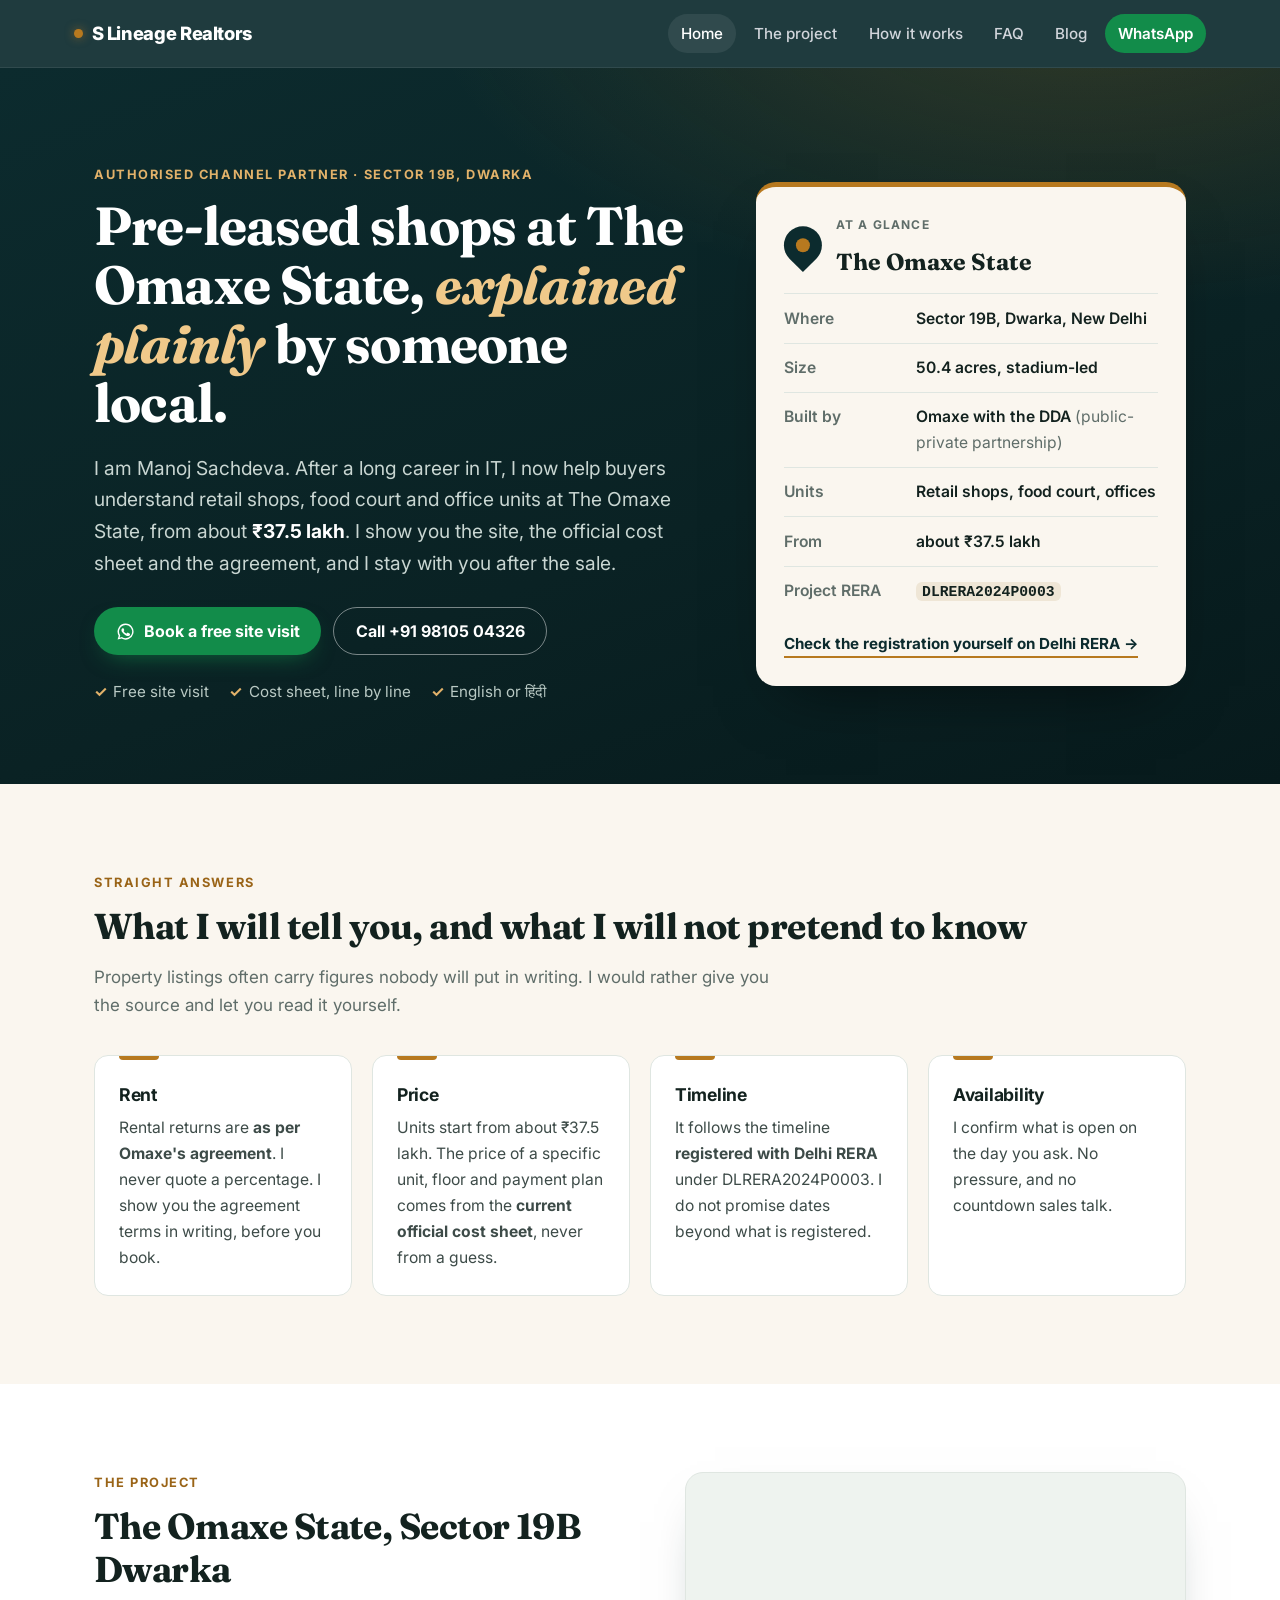
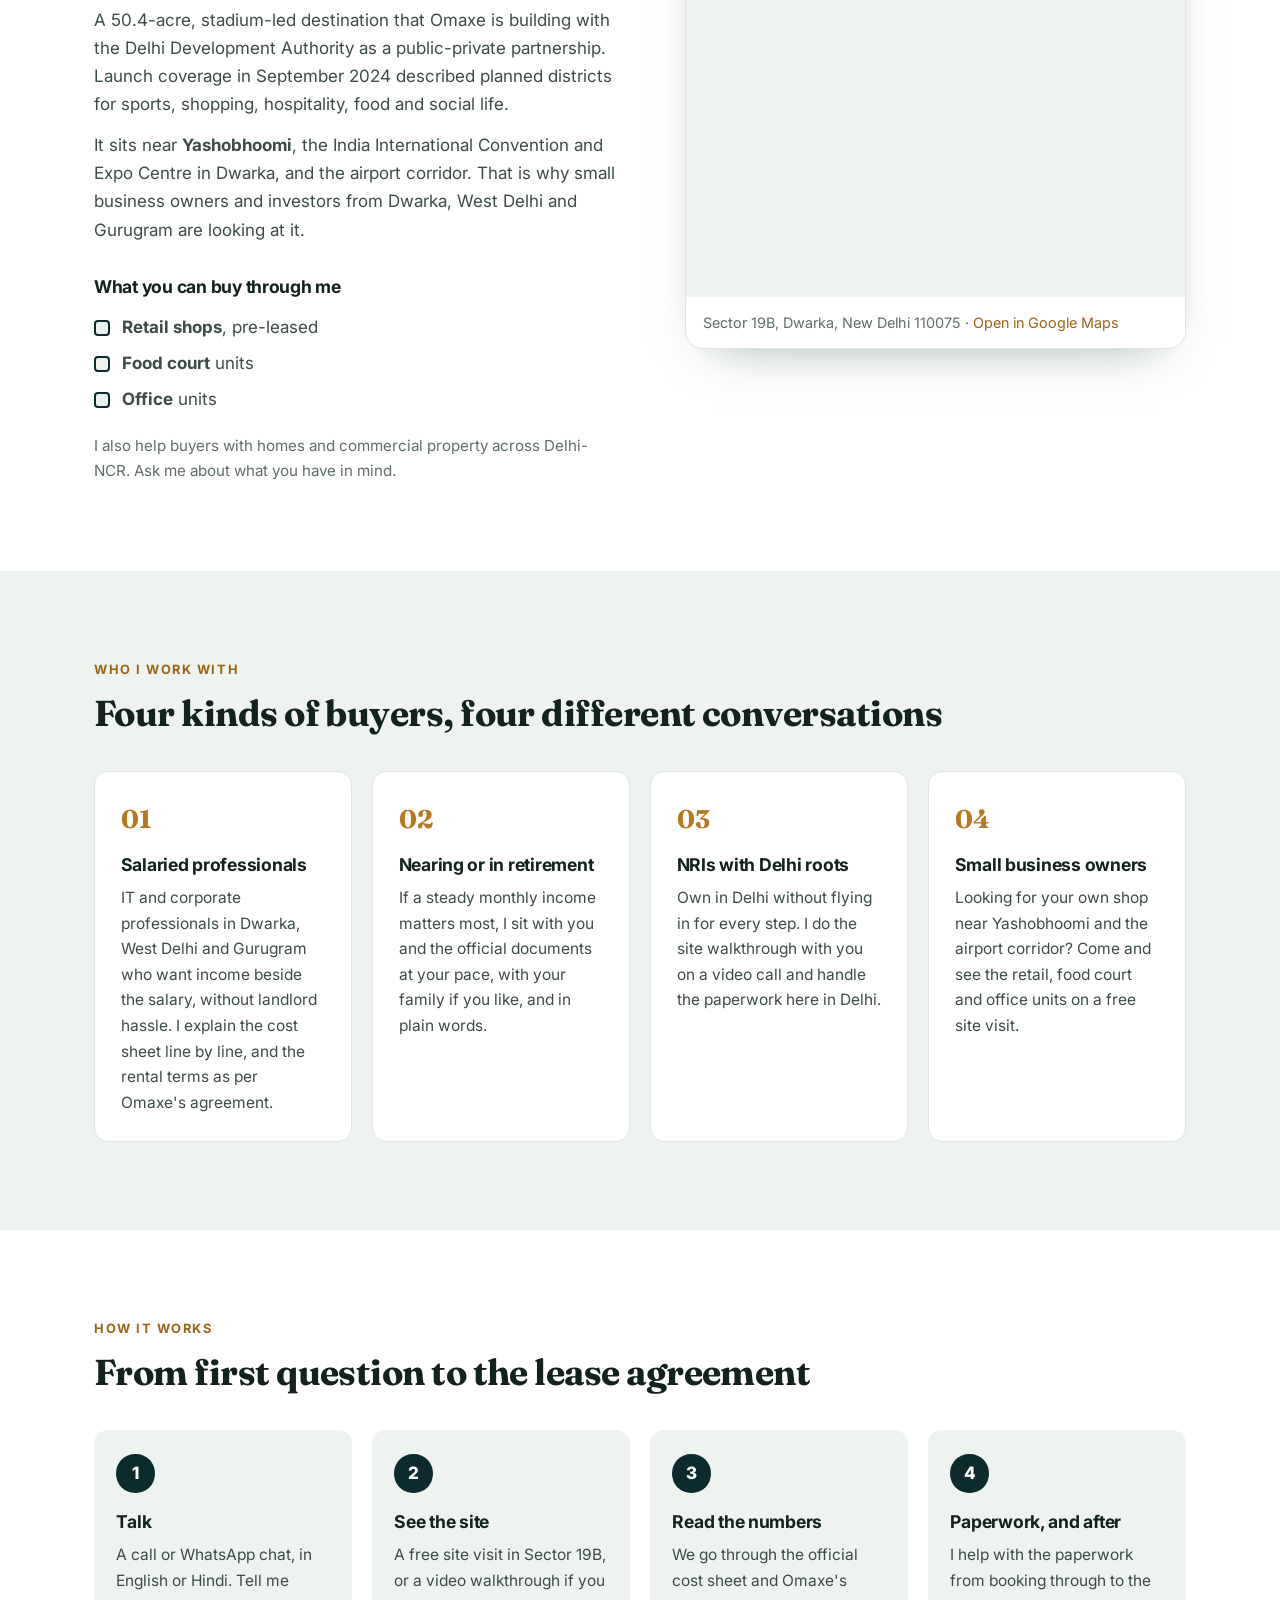
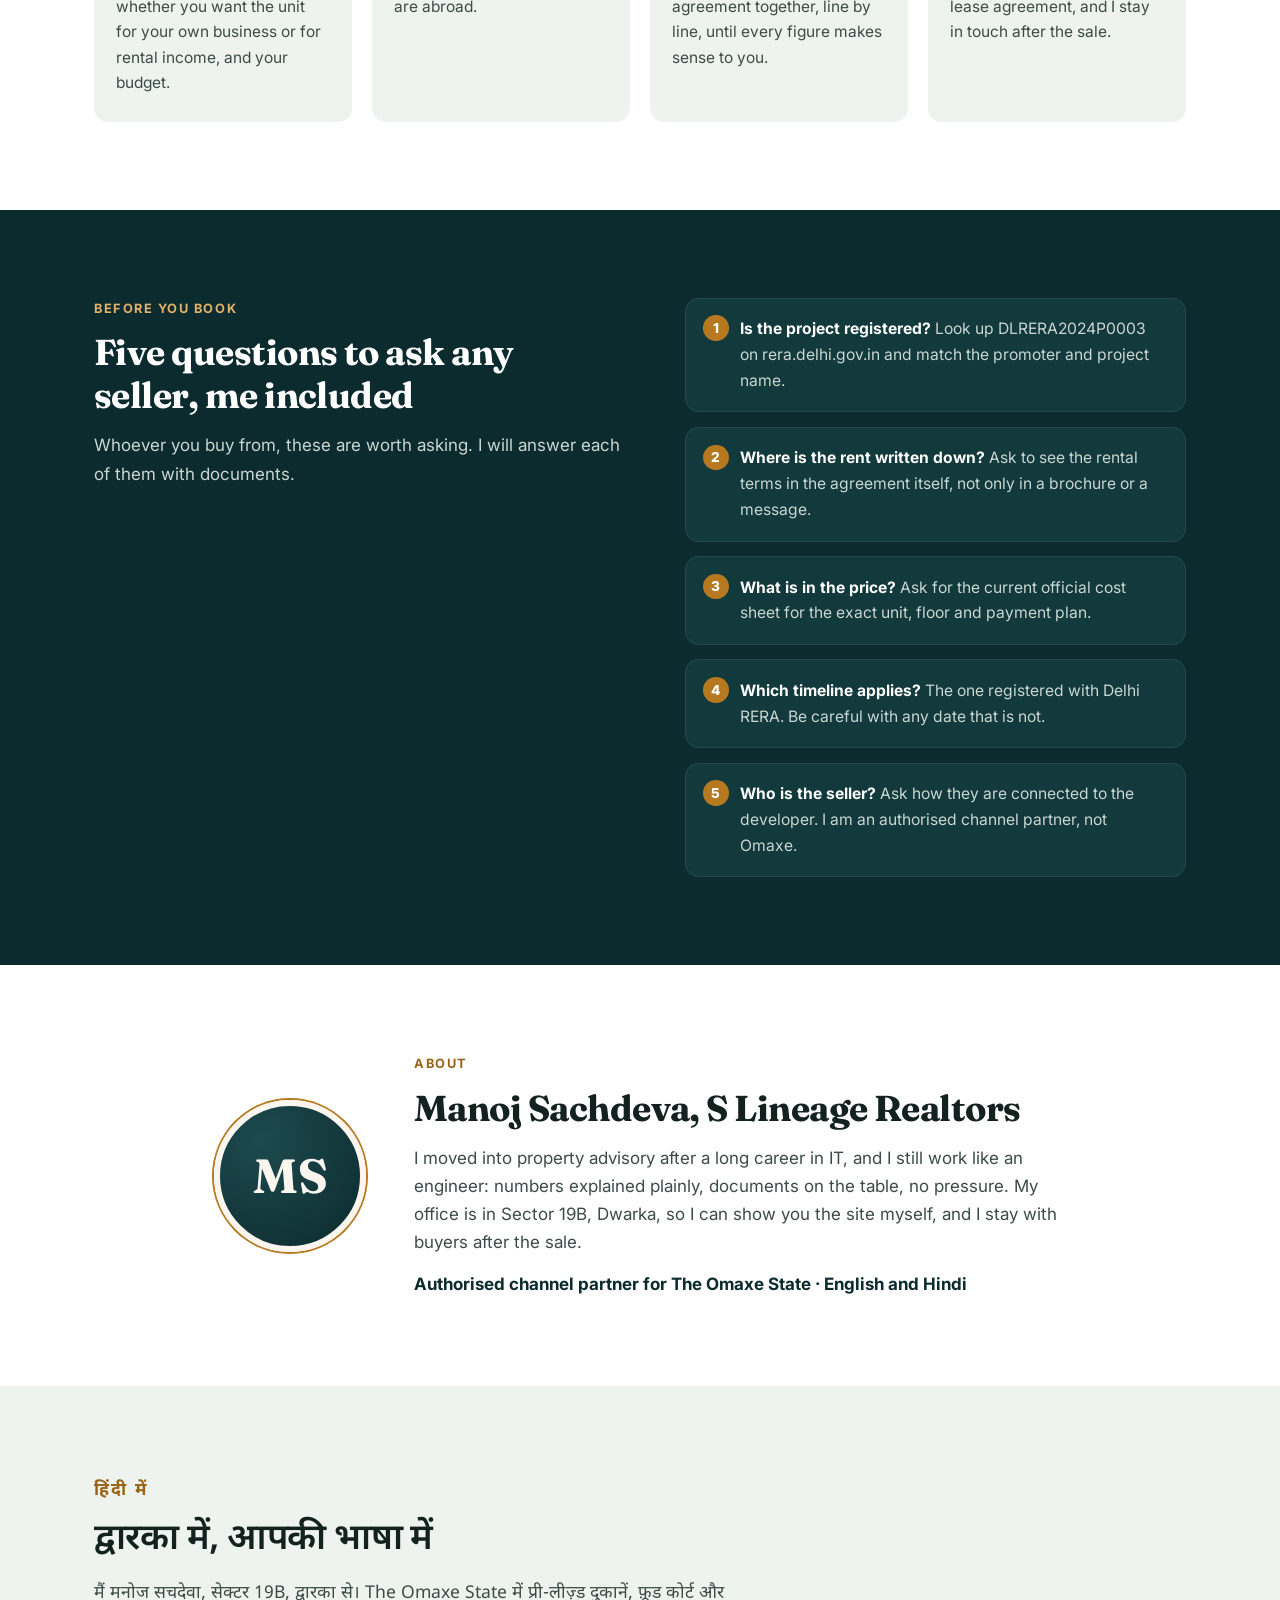
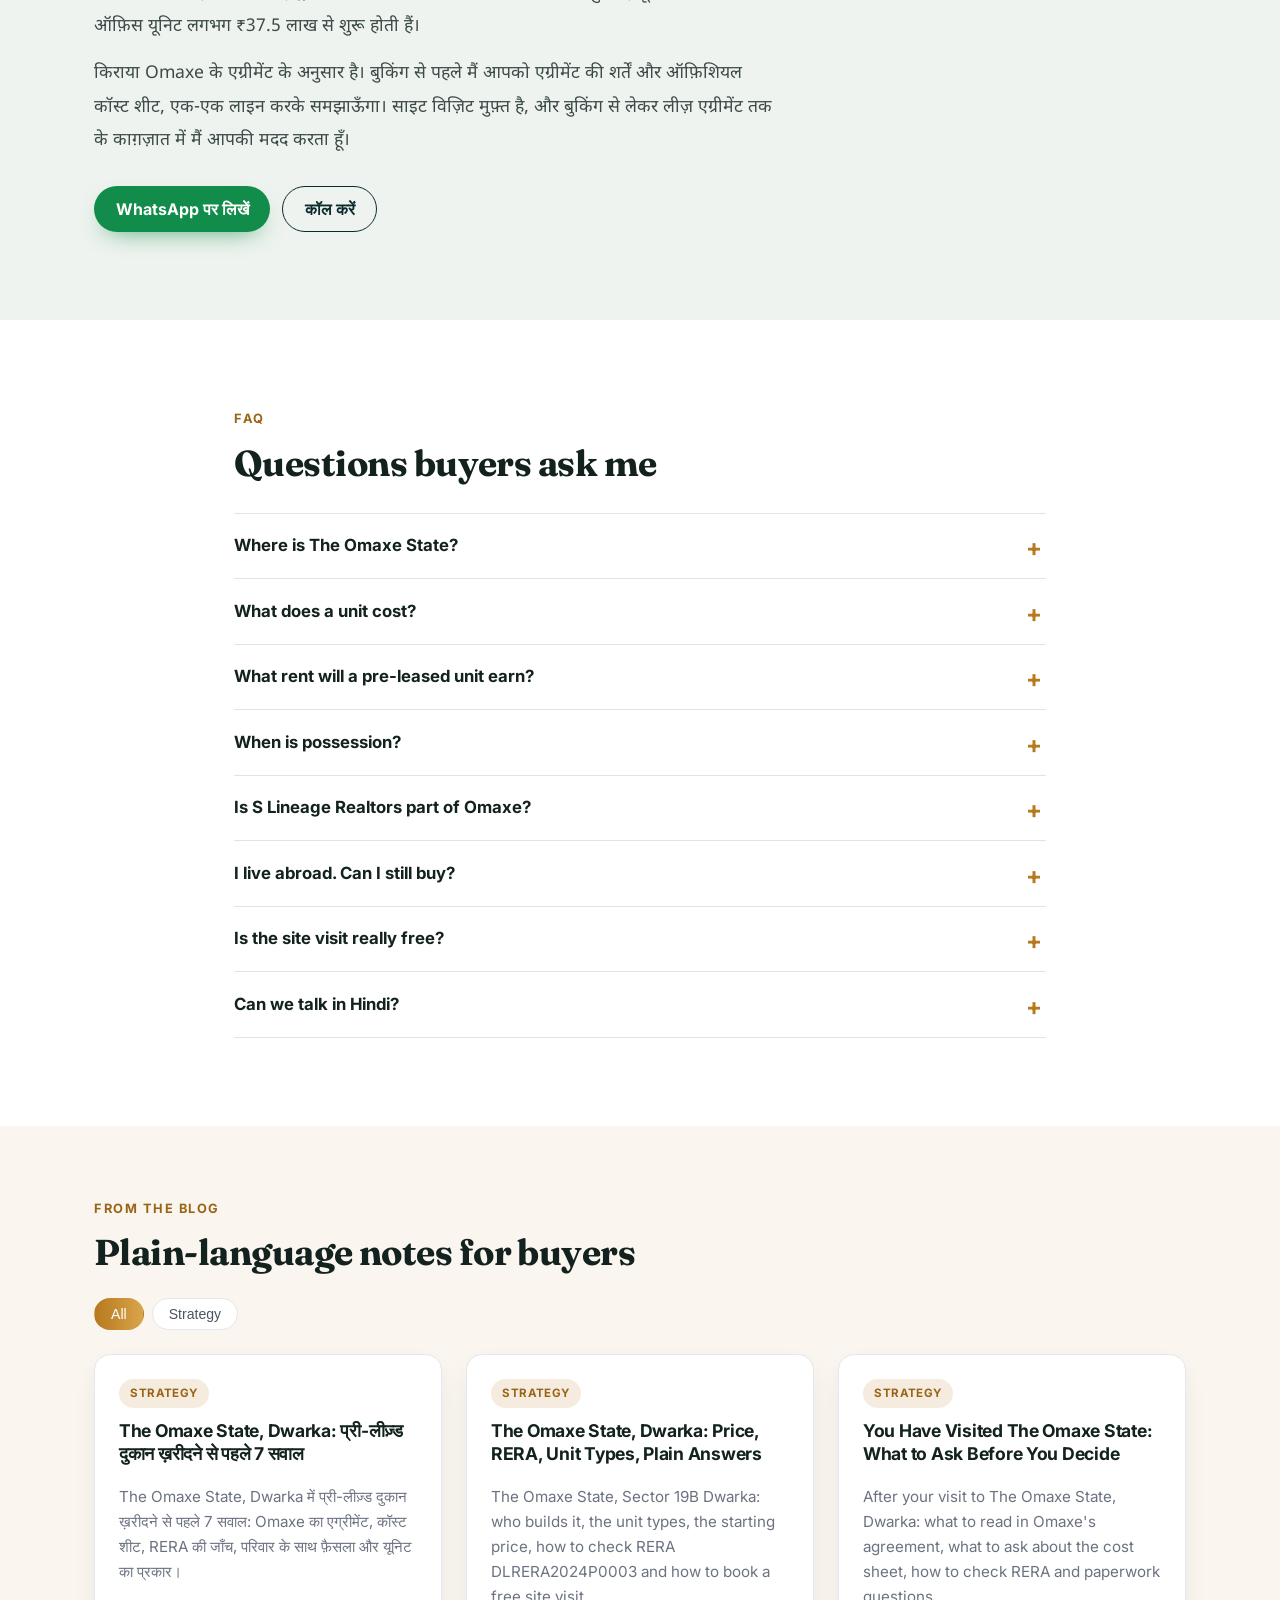
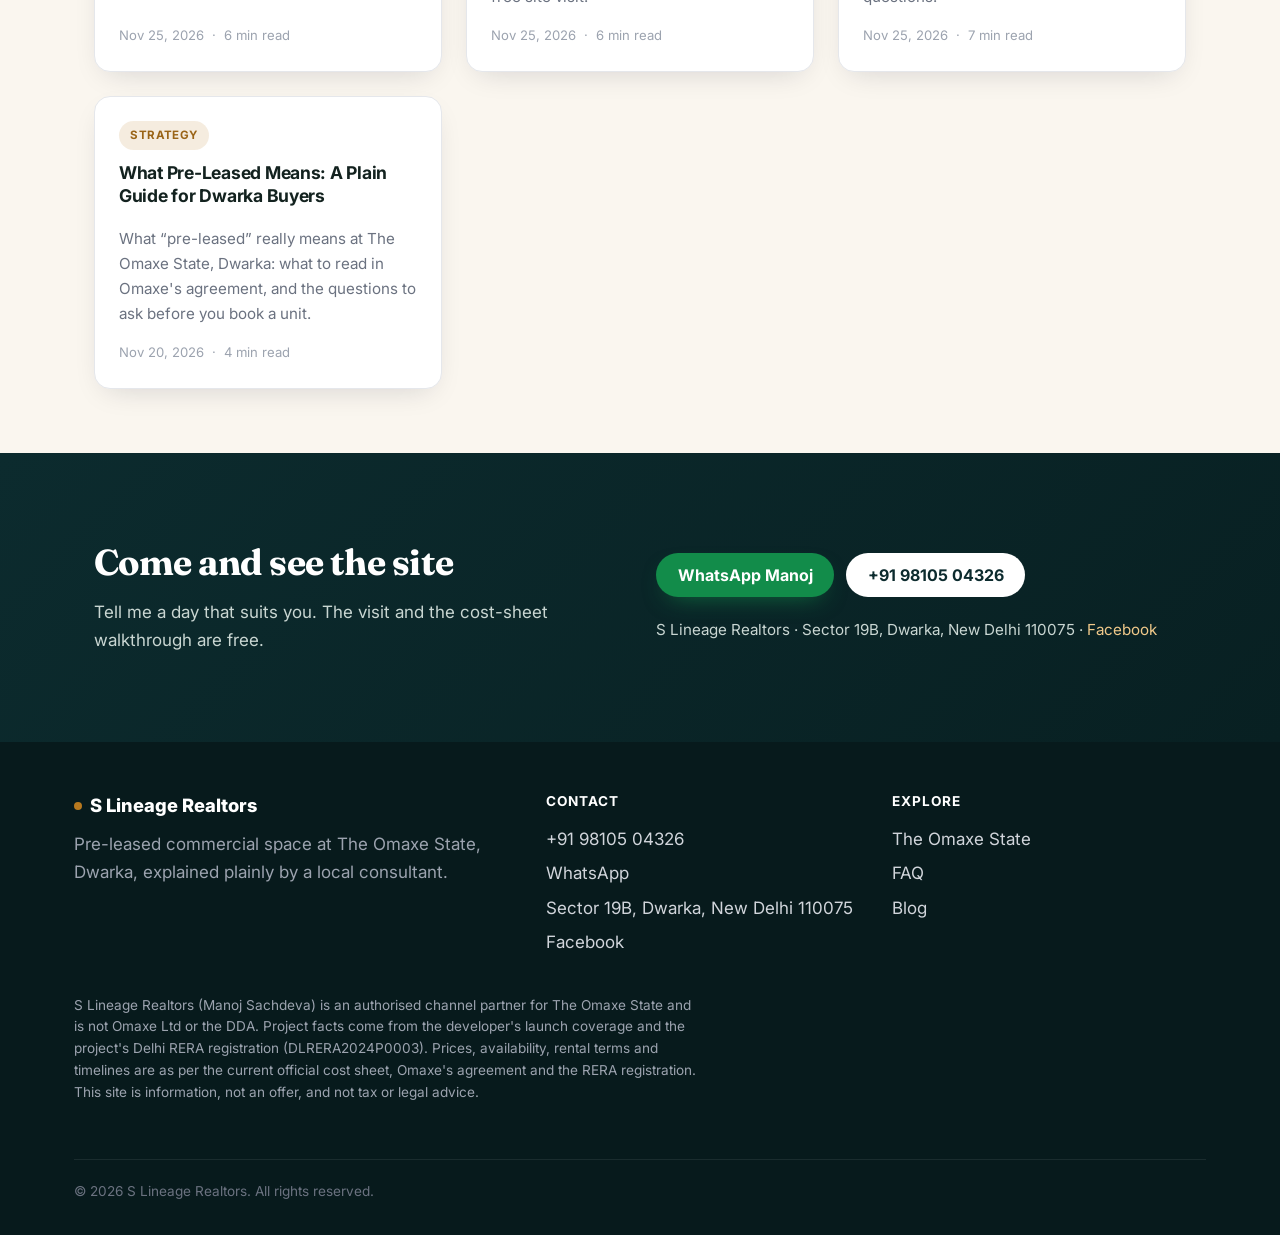
<file: docs/index.html>
<!DOCTYPE html>
<html lang="en">
<head>
  <meta charset="UTF-8">
  <meta name="viewport" content="width=device-width, initial-scale=1.0">
  <title>Omaxe State Dwarka Shops from ₹37.5 Lakh | S Lineage Realtors</title>
  <meta name="description" content="Pre-leased retail shops, food court and office units at The Omaxe State, Sector 19B Dwarka, from about ₹37.5 lakh. Free site visit and cost-sheet walkthrough with Manoj Sachdeva, authorised channel partner. English and Hindi.">
  <meta name="theme-color" content="#0c2b2e">
  <meta property="og:title" content="The Omaxe State, Dwarka, explained plainly | S Lineage Realtors">
  <meta property="og:description" content="Pre-leased shops, food court and office units from about ₹37.5 lakh. Free site visit with Manoj Sachdeva, authorised channel partner, Sector 19B Dwarka.">
  <meta property="og:type" content="website">
  <meta property="og:locale" content="en_IN">
  <meta property="og:url" content="https://agentgrowio.github.io/slineagerealtors/">
  <meta name="twitter:card" content="summary">
  <link rel="canonical" href="https://agentgrowio.github.io/slineagerealtors/">
  <link rel="preconnect" href="https://fonts.googleapis.com">
  <link rel="preconnect" href="https://fonts.gstatic.com" crossorigin>
  <link rel="stylesheet" href="https://fonts.googleapis.com/css2?family=Fraunces:opsz,wght@9..144,600;9..144,700&family=Noto+Sans+Devanagari:wght@400;600&display=swap">
  <link rel="stylesheet" href="css/blog.css">
  <link rel="stylesheet" href="css/home.css">
  <script type="application/ld+json">
  {
    "@context": "https://schema.org",
    "@graph": [
      {
        "@type": "RealEstateAgent",
        "@id": "https://agentgrowio.github.io/slineagerealtors/#business",
        "name": "S Lineage Realtors",
        "description": "Real estate consultancy of Manoj Sachdeva in Dwarka, New Delhi. Authorised channel partner for The Omaxe State, Sector 19B Dwarka.",
        "url": "https://agentgrowio.github.io/slineagerealtors/",
        "telephone": "+91-98105-04326",
        "address": {
          "@type": "PostalAddress",
          "streetAddress": "Sector 19B, Dwarka",
          "addressLocality": "New Delhi",
          "addressRegion": "Delhi",
          "postalCode": "110075",
          "addressCountry": "IN"
        },
        "areaServed": [{"@type": "City", "name": "Delhi"}, {"@type": "Place", "name": "Delhi NCR"}],
        "knowsLanguage": ["en", "hi"],
        "founder": {"@type": "Person", "name": "Manoj Sachdeva", "jobTitle": "Real estate consultant"},
        "sameAs": ["https://www.facebook.com/profile.php?id=61582064513569"]
      },
      {
        "@type": "WebSite",
        "@id": "https://agentgrowio.github.io/slineagerealtors/#website",
        "url": "https://agentgrowio.github.io/slineagerealtors/",
        "name": "S Lineage Realtors",
        "inLanguage": "en-IN",
        "publisher": {"@id": "https://agentgrowio.github.io/slineagerealtors/#business"}
      },
      {
        "@type": "FAQPage",
        "mainEntity": [
          {"@type": "Question", "name": "Where is The Omaxe State?",
           "acceptedAnswer": {"@type": "Answer", "text": "In Sector 19B, Dwarka, New Delhi. It is a 50.4-acre, stadium-led project built by Omaxe with the DDA, near Yashobhoomi (India International Convention and Expo Centre) and the airport corridor."}},
          {"@type": "Question", "name": "What does a unit cost?",
           "acceptedAnswer": {"@type": "Answer", "text": "Retail shops, food court and office units start from about ₹37.5 lakh. The exact price of a unit depends on its size, floor and payment plan, and is on the current official cost sheet. I walk you through it line by line, free."}},
          {"@type": "Question", "name": "What rent will a pre-leased unit earn?",
           "acceptedAnswer": {"@type": "Answer", "text": "Rental returns are as per Omaxe's agreement. I do not quote a return figure; I show you the agreement terms in writing before you book, so you can judge them yourself."}},
          {"@type": "Question", "name": "When is possession?",
           "acceptedAnswer": {"@type": "Answer", "text": "It follows the timeline registered with Delhi RERA under DLRERA2024P0003. You can look the registration up yourself on rera.delhi.gov.in, and I am happy to do it with you."}},
          {"@type": "Question", "name": "Is S Lineage Realtors part of Omaxe?",
           "acceptedAnswer": {"@type": "Answer", "text": "No. S Lineage Realtors is an independent consultancy and an authorised channel partner for The Omaxe State. I help you understand the project and the paperwork; the developer is Omaxe, with the DDA."}},
          {"@type": "Question", "name": "I live abroad. Can I still buy?",
           "acceptedAnswer": {"@type": "Answer", "text": "I can do the site walkthrough with you on a video call and handle the paperwork here in Delhi. For loans, tax and repatriation questions I connect you with the right professional; I do not give tax or legal advice."}},
          {"@type": "Question", "name": "Is the site visit really free?",
           "acceptedAnswer": {"@type": "Answer", "text": "Yes. The site visit and the cost-sheet walkthrough are free, with no obligation to book."}},
          {"@type": "Question", "name": "Can we talk in Hindi?",
           "acceptedAnswer": {"@type": "Answer", "text": "Yes. I work in English and Hindi, on the phone, on WhatsApp and at the site."}}
        ]
      }
    ]
  }
  </script>
</head>
<body class="home">
  <a class="skip-link" href="#main">Skip to content</a>
  <div id="site-header"></div>

  <main id="main">
    <!-- ── Hero ─────────────────────────────────────────────── -->
    <section class="h-hero" aria-labelledby="hero-title">
      <div class="h-wrap h-hero-grid">
        <div class="h-hero-copy">
          <p class="h-eyebrow">Authorised channel partner · Sector 19B, Dwarka</p>
          <h1 id="hero-title">Pre-leased shops at The Omaxe State, <em>explained plainly</em> by someone local.</h1>
          <p class="h-lede">I am Manoj Sachdeva. After a long career in IT, I now help buyers understand retail shops, food court and office units at The Omaxe State, from about <strong>₹37.5&nbsp;lakh</strong>. I show you the site, the official cost sheet and the agreement, and I stay with you after the sale.</p>
          <div class="h-cta">
            <a class="h-btn h-btn-wa" href="https://wa.me/919810504326?text=Hello%20Manoj%20ji%2C%20I%20would%20like%20to%20know%20more%20about%20The%20Omaxe%20State%2C%20Dwarka." rel="noopener" data-cta="hero-whatsapp">
              <svg aria-hidden="true" viewBox="0 0 24 24"><path d="M12 2a10 10 0 0 0-8.6 15.1L2 22l5-1.3A10 10 0 1 0 12 2Zm0 18.2a8.2 8.2 0 0 1-4.2-1.2l-.3-.2-3 .8.8-2.9-.2-.3A8.2 8.2 0 1 1 12 20.2Zm4.5-6.1c-.2-.1-1.5-.7-1.7-.8s-.4-.1-.6.1-.7.8-.8 1-.3.2-.5.1a6.7 6.7 0 0 1-3.3-2.9c-.3-.4.3-.4.7-1.3.1-.2 0-.3 0-.4l-.8-1.8c-.2-.5-.4-.4-.6-.4h-.5a1 1 0 0 0-.7.3 3 3 0 0 0-.9 2.2 5.2 5.2 0 0 0 1.1 2.7 11.8 11.8 0 0 0 4.5 4c1.7.7 2.3.8 3.2.6a2.7 2.7 0 0 0 1.8-1.2 2.2 2.2 0 0 0 .1-1.2c0-.1-.2-.2-.5-.3Z"/></svg>
              Book a free site visit
            </a>
            <a class="h-btn h-btn-ghost" href="tel:+919810504326" data-cta="hero-call">Call +91 98105 04326</a>
          </div>
          <ul class="h-promises" aria-label="What you get">
            <li>Free site visit</li>
            <li>Cost sheet, line by line</li>
            <li>English or हिंदी</li>
          </ul>
        </div>

        <aside class="h-facts" aria-label="The Omaxe State at a glance">
          <div class="h-facts-head">
            <span class="h-pin" aria-hidden="true"></span>
            <div>
              <p class="h-facts-kicker">At a glance</p>
              <p class="h-facts-title">The Omaxe State</p>
            </div>
          </div>
          <dl>
            <div><dt>Where</dt><dd>Sector 19B, Dwarka, New Delhi</dd></div>
            <div><dt>Size</dt><dd>50.4 acres, stadium-led</dd></div>
            <div><dt>Built by</dt><dd>Omaxe with the DDA <span class="h-muted">(public-private partnership)</span></dd></div>
            <div><dt>Units</dt><dd>Retail shops, food court, offices</dd></div>
            <div><dt>From</dt><dd>about ₹37.5 lakh</dd></div>
            <div><dt>Project RERA</dt><dd><code>DLRERA2024P0003</code></dd></div>
          </dl>
          <a class="h-verify" href="https://rera.delhi.gov.in/" rel="noopener">Check the registration yourself on Delhi RERA &rarr;</a>
        </aside>
      </div>
    </section>

    <!-- ── Straight answers ─────────────────────────────────── -->
    <section class="h-section h-straight" aria-labelledby="straight-title">
      <div class="h-wrap">
        <p class="h-kicker">Straight answers</p>
        <h2 id="straight-title">What I will tell you, and what I will not pretend to know</h2>
        <p class="h-intro">Property listings often carry figures nobody will put in writing. I would rather give you the source and let you read it yourself.</p>
        <div class="h-answers">
          <article>
            <h3>Rent</h3>
            <p>Rental returns are <strong>as per Omaxe's agreement</strong>. I never quote a percentage. I show you the agreement terms in writing, before you book.</p>
          </article>
          <article>
            <h3>Price</h3>
            <p>Units start from about ₹37.5 lakh. The price of a specific unit, floor and payment plan comes from the <strong>current official cost sheet</strong>, never from a guess.</p>
          </article>
          <article>
            <h3>Timeline</h3>
            <p>It follows the timeline <strong>registered with Delhi RERA</strong> under DLRERA2024P0003. I do not promise dates beyond what is registered.</p>
          </article>
          <article>
            <h3>Availability</h3>
            <p>I confirm what is open on the day you ask. No pressure, and no countdown sales talk.</p>
          </article>
        </div>
      </div>
    </section>

    <!-- ── The project ──────────────────────────────────────── -->
    <section class="h-section" id="project" aria-labelledby="project-title">
      <div class="h-wrap h-split">
        <div>
          <p class="h-kicker">The project</p>
          <h2 id="project-title">The Omaxe State, Sector 19B Dwarka</h2>
          <p>A 50.4-acre, stadium-led destination that Omaxe is building with the Delhi Development Authority as a public-private partnership. Launch coverage in September 2024 described planned districts for sports, shopping, hospitality, food and social life.</p>
          <p>It sits near <strong>Yashobhoomi</strong>, the India International Convention and Expo Centre in Dwarka, and the airport corridor. That is why small business owners and investors from Dwarka, West Delhi and Gurugram are looking at it.</p>
          <h3 class="h-sub">What you can buy through me</h3>
          <ul class="h-ticks">
            <li><strong>Retail shops</strong>, pre-leased</li>
            <li><strong>Food court</strong> units</li>
            <li><strong>Office</strong> units</li>
          </ul>
          <p class="h-note">I also help buyers with homes and commercial property across Delhi-NCR. Ask me about what you have in mind.</p>
        </div>
        <figure class="h-map">
          <iframe title="Map of Sector 19B, Dwarka, New Delhi" src="https://www.google.com/maps?q=Sector+19B,+Dwarka,+New+Delhi+110075&amp;output=embed" loading="lazy" referrerpolicy="no-referrer-when-downgrade"></iframe>
          <figcaption>Sector 19B, Dwarka, New Delhi 110075 · <a href="https://www.google.com/maps/search/?api=1&amp;query=Sector+19B+Dwarka+New+Delhi+110075" rel="noopener">Open in Google Maps</a></figcaption>
        </figure>
      </div>
    </section>

    <!-- ── Who it suits ─────────────────────────────────────── -->
    <section class="h-section h-tint" aria-labelledby="who-title">
      <div class="h-wrap">
        <p class="h-kicker">Who I work with</p>
        <h2 id="who-title">Four kinds of buyers, four different conversations</h2>
        <div class="h-cards">
          <article class="h-card">
            <span class="h-ico" aria-hidden="true">01</span>
            <h3>Salaried professionals</h3>
            <p>IT and corporate professionals in Dwarka, West Delhi and Gurugram who want income beside the salary, without landlord hassle. I explain the cost sheet line by line, and the rental terms as per Omaxe's agreement.</p>
          </article>
          <article class="h-card">
            <span class="h-ico" aria-hidden="true">02</span>
            <h3>Nearing or in retirement</h3>
            <p>If a steady monthly income matters most, I sit with you and the official documents at your pace, with your family if you like, and in plain words.</p>
          </article>
          <article class="h-card">
            <span class="h-ico" aria-hidden="true">03</span>
            <h3>NRIs with Delhi roots</h3>
            <p>Own in Delhi without flying in for every step. I do the site walkthrough with you on a video call and handle the paperwork here in Delhi.</p>
          </article>
          <article class="h-card">
            <span class="h-ico" aria-hidden="true">04</span>
            <h3>Small business owners</h3>
            <p>Looking for your own shop near Yashobhoomi and the airport corridor? Come and see the retail, food court and office units on a free site visit.</p>
          </article>
        </div>
      </div>
    </section>

    <!-- ── How I help ───────────────────────────────────────── -->
    <section class="h-section" id="how" aria-labelledby="how-title">
      <div class="h-wrap">
        <p class="h-kicker">How it works</p>
        <h2 id="how-title">From first question to the lease agreement</h2>
        <ol class="h-steps">
          <li>
            <span class="h-step-n">1</span>
            <h3>Talk</h3>
            <p>A call or WhatsApp chat, in English or Hindi. Tell me whether you want the unit for your own business or for rental income, and your budget.</p>
          </li>
          <li>
            <span class="h-step-n">2</span>
            <h3>See the site</h3>
            <p>A free site visit in Sector 19B, or a video walkthrough if you are abroad.</p>
          </li>
          <li>
            <span class="h-step-n">3</span>
            <h3>Read the numbers</h3>
            <p>We go through the official cost sheet and Omaxe's agreement together, line by line, until every figure makes sense to you.</p>
          </li>
          <li>
            <span class="h-step-n">4</span>
            <h3>Paperwork, and after</h3>
            <p>I help with the paperwork from booking through to the lease agreement, and I stay in touch after the sale.</p>
          </li>
        </ol>
      </div>
    </section>

    <!-- ── Before you book (checklist) ──────────────────────── -->
    <section class="h-section h-dark" aria-labelledby="check-title">
      <div class="h-wrap h-split">
        <div>
          <p class="h-kicker">Before you book</p>
          <h2 id="check-title">Five questions to ask any seller, me included</h2>
          <p>Whoever you buy from, these are worth asking. I will answer each of them with documents.</p>
        </div>
        <ol class="h-checklist">
          <li><strong>Is the project registered?</strong> Look up DLRERA2024P0003 on rera.delhi.gov.in and match the promoter and project name.</li>
          <li><strong>Where is the rent written down?</strong> Ask to see the rental terms in the agreement itself, not only in a brochure or a message.</li>
          <li><strong>What is in the price?</strong> Ask for the current official cost sheet for the exact unit, floor and payment plan.</li>
          <li><strong>Which timeline applies?</strong> The one registered with Delhi RERA. Be careful with any date that is not.</li>
          <li><strong>Who is the seller?</strong> Ask how they are connected to the developer. I am an authorised channel partner, not Omaxe.</li>
        </ol>
      </div>
    </section>

    <!-- ── About ────────────────────────────────────────────── -->
    <section class="h-section" id="about" aria-labelledby="about-title">
      <div class="h-wrap h-about">
        <div class="h-monogram" aria-hidden="true">MS</div>
        <div>
          <p class="h-kicker">About</p>
          <h2 id="about-title">Manoj Sachdeva, S Lineage Realtors</h2>
          <p>I moved into property advisory after a long career in IT, and I still work like an engineer: numbers explained plainly, documents on the table, no pressure. My office is in Sector 19B, Dwarka, so I can show you the site myself, and I stay with buyers after the sale.</p>
          <p class="h-sign">Authorised channel partner for The Omaxe State · English and Hindi</p>
        </div>
      </div>
    </section>

    <!-- ── Hindi ────────────────────────────────────────────── -->
    <section class="h-section h-tint h-hindi" lang="hi" aria-labelledby="hi-title">
      <div class="h-wrap">
        <p class="h-kicker">हिंदी में</p>
        <h2 id="hi-title">द्वारका में, आपकी भाषा में</h2>
        <p>मैं मनोज सचदेवा, सेक्टर 19B, द्वारका से। The Omaxe State में प्री-लीज़्ड दुकानें, फ़ूड कोर्ट और ऑफ़िस यूनिट लगभग ₹37.5 लाख से शुरू होती हैं।</p>
        <p>किराया Omaxe के एग्रीमेंट के अनुसार है। बुकिंग से पहले मैं आपको एग्रीमेंट की शर्तें और ऑफ़िशियल कॉस्ट शीट, एक-एक लाइन करके समझाऊँगा। साइट विज़िट मुफ़्त है, और बुकिंग से लेकर लीज़ एग्रीमेंट तक के काग़ज़ात में मैं आपकी मदद करता हूँ।</p>
        <div class="h-cta">
          <a class="h-btn h-btn-wa" href="https://wa.me/919810504326?text=%E0%A4%A8%E0%A4%AE%E0%A4%B8%E0%A5%8D%E0%A4%A4%E0%A5%87%20%E0%A4%AE%E0%A4%A8%E0%A5%8B%E0%A4%9C%20%E0%A4%9C%E0%A5%80%2C%20%E0%A4%AE%E0%A5%81%E0%A4%9D%E0%A5%87%20The%20Omaxe%20State%20%E0%A4%95%E0%A5%87%20%E0%A4%AC%E0%A4%BE%E0%A4%B0%E0%A5%87%20%E0%A4%AE%E0%A5%87%E0%A4%82%20%E0%A4%9C%E0%A4%BE%E0%A4%A8%E0%A4%95%E0%A4%BE%E0%A4%B0%E0%A5%80%20%E0%A4%9A%E0%A4%BE%E0%A4%B9%E0%A4%BF%E0%A4%8F%E0%A5%A4" rel="noopener" data-cta="hindi-whatsapp">WhatsApp पर लिखें</a>
          <a class="h-btn h-btn-ghost" href="tel:+919810504326" data-cta="hindi-call">कॉल करें</a>
        </div>
      </div>
    </section>

    <!-- ── FAQ ──────────────────────────────────────────────── -->
    <section class="h-section" id="faq" aria-labelledby="faq-title">
      <div class="h-wrap h-faq-wrap">
        <p class="h-kicker">FAQ</p>
        <h2 id="faq-title">Questions buyers ask me</h2>
        <div class="h-faq">
          <details><summary>Where is The Omaxe State?</summary><p>In Sector 19B, Dwarka, New Delhi. It is a 50.4-acre, stadium-led project built by Omaxe with the DDA, near Yashobhoomi (India International Convention and Expo Centre) and the airport corridor.</p></details>
          <details><summary>What does a unit cost?</summary><p>Retail shops, food court and office units start from about ₹37.5 lakh. The exact price of a unit depends on its size, floor and payment plan, and is on the current official cost sheet. I walk you through it line by line, free.</p></details>
          <details><summary>What rent will a pre-leased unit earn?</summary><p>Rental returns are as per Omaxe's agreement. I do not quote a return figure; I show you the agreement terms in writing before you book, so you can judge them yourself.</p></details>
          <details><summary>When is possession?</summary><p>It follows the timeline registered with Delhi RERA under DLRERA2024P0003. You can look the registration up yourself on <a href="https://rera.delhi.gov.in/" rel="noopener">rera.delhi.gov.in</a>, and I am happy to do it with you.</p></details>
          <details><summary>Is S Lineage Realtors part of Omaxe?</summary><p>No. S Lineage Realtors is an independent consultancy and an authorised channel partner for The Omaxe State. I help you understand the project and the paperwork; the developer is Omaxe, with the DDA.</p></details>
          <details><summary>I live abroad. Can I still buy?</summary><p>I can do the site walkthrough with you on a video call and handle the paperwork here in Delhi. For loans, tax and repatriation questions I connect you with the right professional; I do not give tax or legal advice.</p></details>
          <details><summary>Is the site visit really free?</summary><p>Yes. The site visit and the cost-sheet walkthrough are free, with no obligation to book.</p></details>
          <details><summary>Can we talk in Hindi?</summary><p>Yes. I work in English and Hindi, on the phone, on WhatsApp and at the site.</p></details>
        </div>
      </div>
    </section>

    <!-- ── Blog (filled by js/site.js from posts-data.json) ─── -->
    <section class="blog-section h-blog" id="blog" aria-labelledby="blog-title">
      <div class="h-wrap">
        <p class="h-kicker">From the blog</p>
        <h2 id="blog-title">Plain-language notes for buyers</h2>
      </div>
      <div class="blog-featured">
        <div class="scroller-head reveal">
          <h2>Featured</h2>
          <div class="scroller-ctrls">
            <button data-scroll="prev" aria-label="Scroll left">&#8249;</button>
            <button data-scroll="next" aria-label="Scroll right">&#8250;</button>
          </div>
        </div>
        <div class="scroller" id="featured-scroller"></div>
      </div>
      <div class="container">
        <div class="filters" id="filters"></div>
        <div class="card-grid" id="posts-grid"></div>
        <div class="empty-state" id="empty-state" style="display:none">
          <p style="font-size:1.125rem;font-weight:600;color:var(--ink)">The first articles are on their way.</p>
          <p>Meanwhile, ask me anything about The Omaxe State on WhatsApp or by phone.</p>
        </div>
      </div>
    </section>

    <!-- ── Contact ──────────────────────────────────────────── -->
    <section class="h-section h-contact" id="contact" aria-labelledby="contact-title">
      <div class="h-wrap h-contact-grid">
        <div>
          <h2 id="contact-title">Come and see the site</h2>
          <p>Tell me a day that suits you. The visit and the cost-sheet walkthrough are free.</p>
        </div>
        <div class="h-contact-list">
          <a class="h-btn h-btn-wa" href="https://wa.me/919810504326?text=Hello%20Manoj%20ji%2C%20I%20would%20like%20to%20book%20a%20site%20visit%20at%20The%20Omaxe%20State." rel="noopener" data-cta="contact-whatsapp">WhatsApp Manoj</a>
          <a class="h-btn h-btn-light" href="tel:+919810504326" data-cta="contact-call">+91 98105 04326</a>
          <p class="h-addr">S Lineage Realtors · Sector 19B, Dwarka, New Delhi 110075 · <a href="https://www.facebook.com/profile.php?id=61582064513569" rel="noopener">Facebook</a></p>
        </div>
      </div>
    </section>
  </main>

  <!-- Mobile action bar -->
  <nav class="h-mbar" aria-label="Quick contact">
    <a href="tel:+919810504326" data-cta="mbar-call">Call</a>
    <a class="h-mbar-wa" href="https://wa.me/919810504326?text=Hello%20Manoj%20ji%2C%20I%20would%20like%20to%20know%20more%20about%20The%20Omaxe%20State%2C%20Dwarka." rel="noopener" data-cta="mbar-whatsapp">WhatsApp</a>
  </nav>

  <div id="site-footer"></div>
  <script src="js/site.js" defer></script>
</body>
</html>
</file>
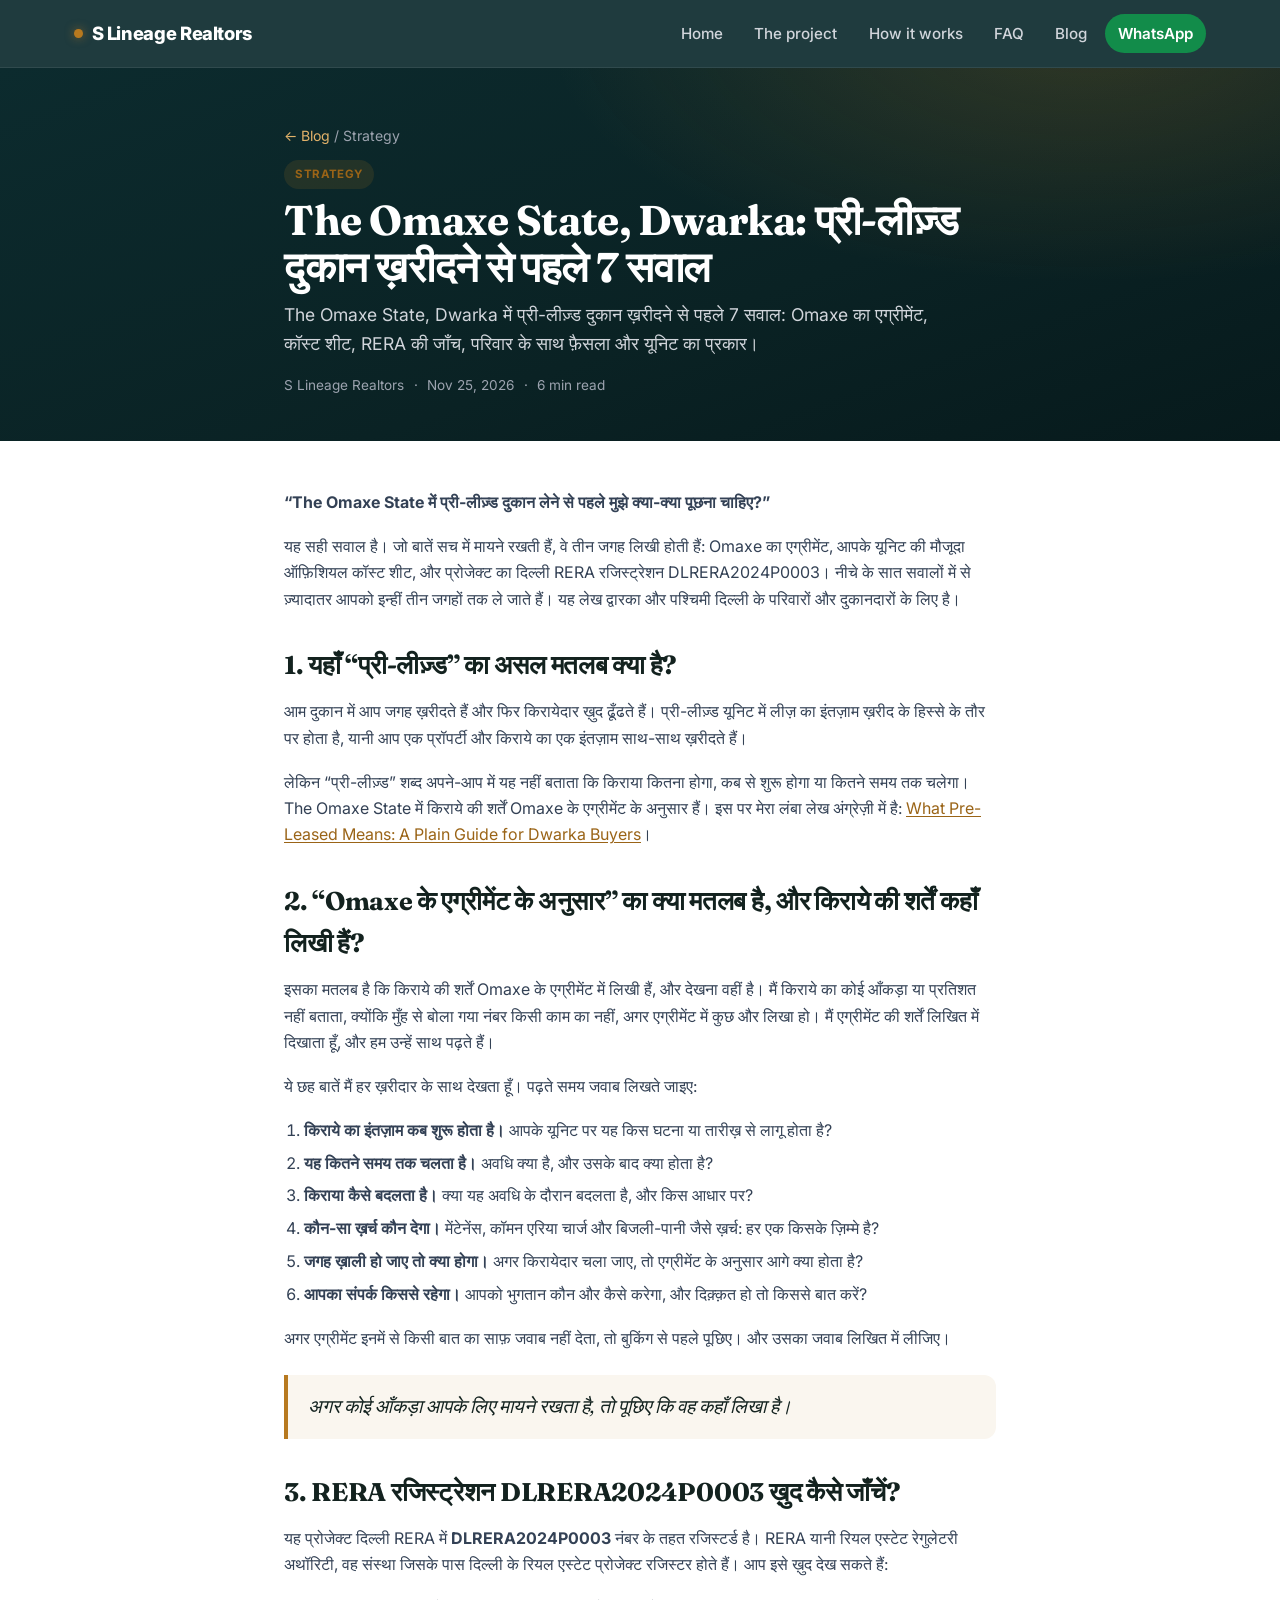
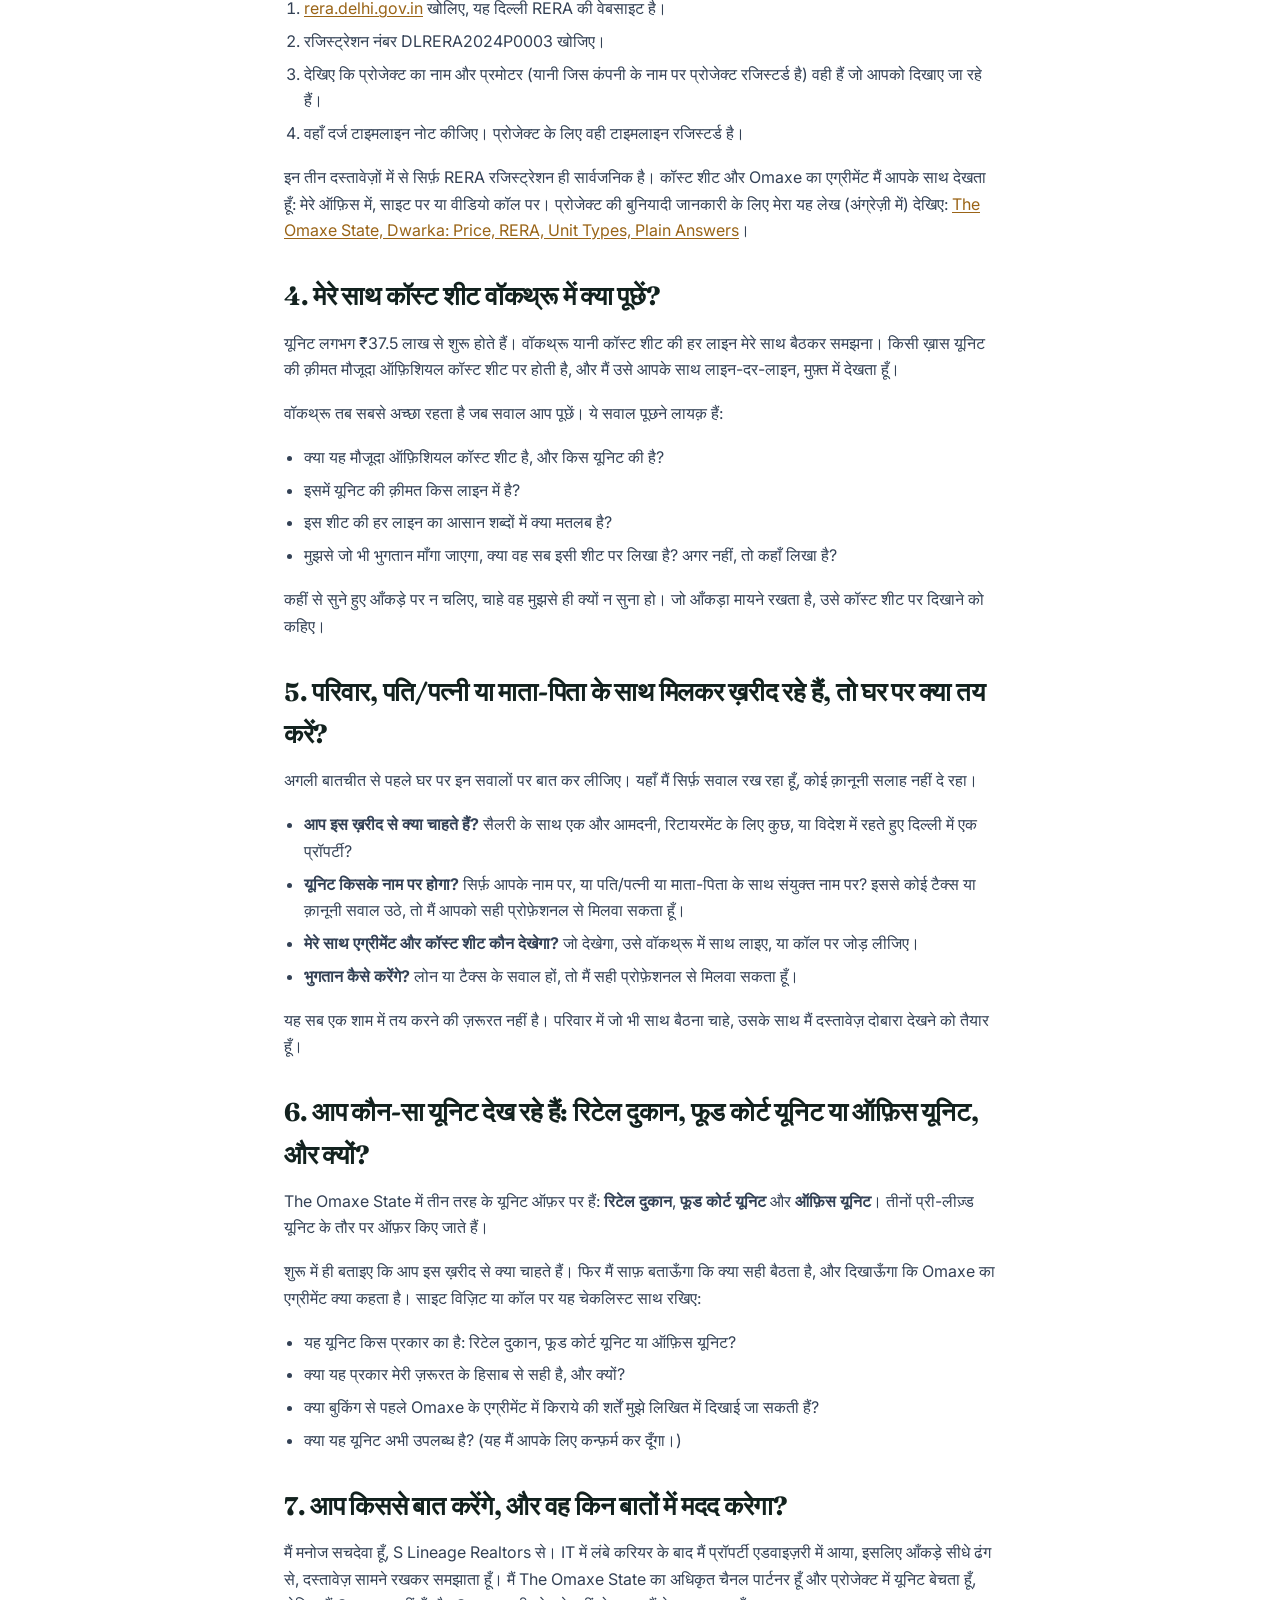
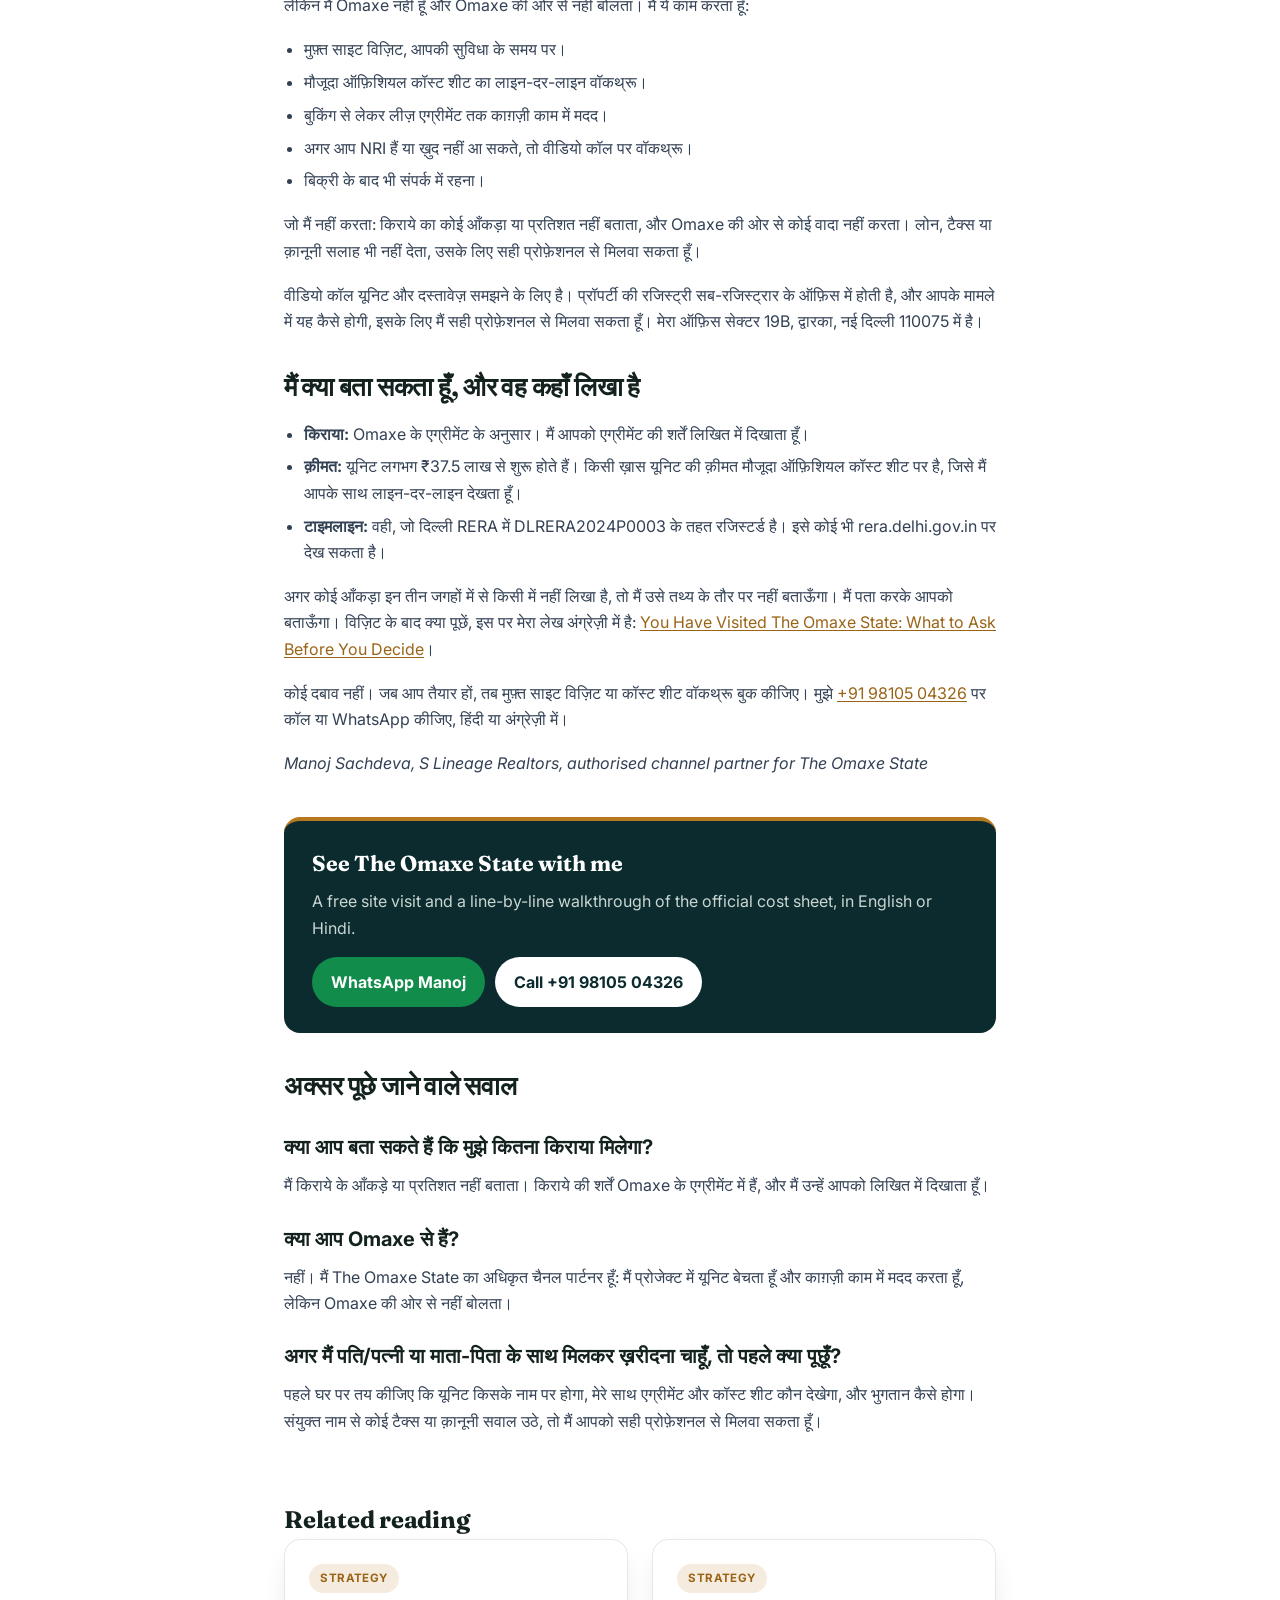
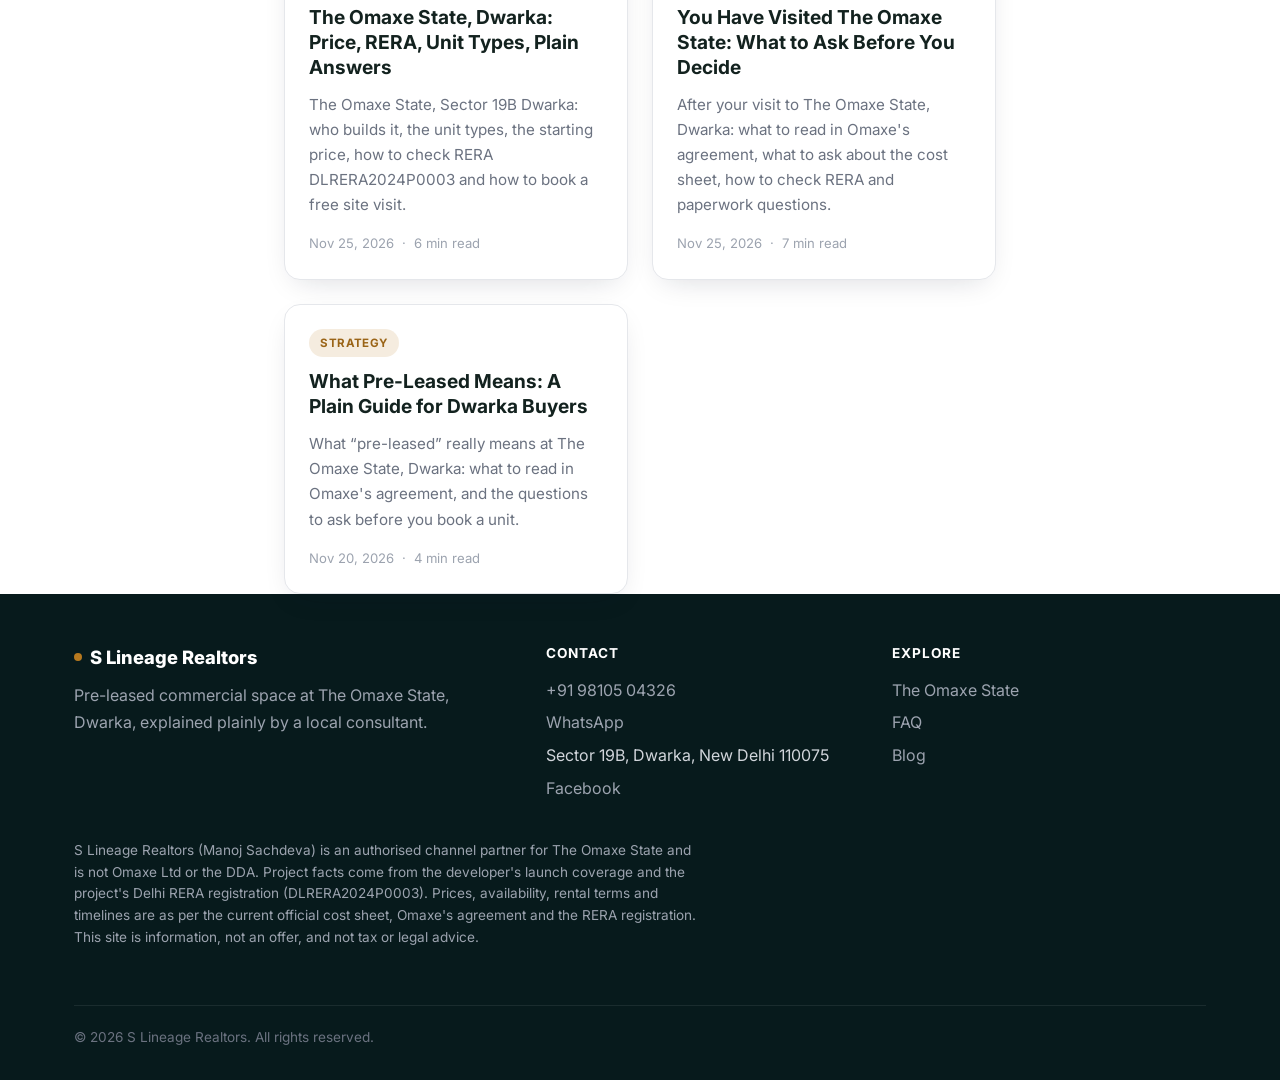
<file: docs/posts/hindi-guide-7-questions-before-buying-a-pre-leased-shop-omaxe-state.html>
<!DOCTYPE html>
<html lang="hi">
<head>
  <meta charset="UTF-8">
  <meta name="viewport" content="width=device-width, initial-scale=1.0">
  <title>The Omaxe State, Dwarka: प्री-लीज़्ड दुकान ख़रीदने से पहले 7 सवाल</title>
  <meta name="description" content="The Omaxe State, Dwarka में प्री-लीज़्ड दुकान ख़रीदने से पहले 7 सवाल: Omaxe का एग्रीमेंट, कॉस्ट शीट, RERA की जाँच, परिवार के साथ फ़ैसला और यूनिट का प्रकार।">
  <meta property="og:title" content="The Omaxe State, Dwarka: प्री-लीज़्ड दुकान ख़रीदने से पहले 7 सवाल">
  <meta property="og:description" content="The Omaxe State, Dwarka में प्री-लीज़्ड दुकान ख़रीदने से पहले 7 सवाल: Omaxe का एग्रीमेंट, कॉस्ट शीट, RERA की जाँच, परिवार के साथ फ़ैसला और यूनिट का प्रकार।">
  <meta property="og:type" content="article">
  <meta property="og:url" content="https://agentgrowio.github.io/slineagerealtors/posts/hindi-guide-7-questions-before-buying-a-pre-leased-shop-omaxe-state.html">
  <meta property="article:published_time" content="2026-11-25">
  <meta name="twitter:card" content="summary">
  <link rel="canonical" href="https://agentgrowio.github.io/slineagerealtors/posts/hindi-guide-7-questions-before-buying-a-pre-leased-shop-omaxe-state.html">
  <link rel="stylesheet" href="../css/blog.css">
  <script type="application/ld+json">
  {"@context": "https://schema.org", "@type": "BlogPosting", "headline": "The Omaxe State, Dwarka: प्री-लीज़्ड दुकान ख़रीदने से पहले 7 सवाल", "description": "The Omaxe State, Dwarka में प्री-लीज़्ड दुकान ख़रीदने से पहले 7 सवाल: Omaxe का एग्रीमेंट, कॉस्ट शीट, RERA की जाँच, परिवार के साथ फ़ैसला और यूनिट का प्रकार।", "inLanguage": "hi", "datePublished": "2026-11-25", "dateModified": "2026-11-25", "author": {"@type": "Person", "name": "Manoj Sachdeva"}, "publisher": {"@type": "Organization", "name": "S Lineage Realtors"}, "mainEntityOfPage": "https://agentgrowio.github.io/slineagerealtors/posts/hindi-guide-7-questions-before-buying-a-pre-leased-shop-omaxe-state.html"}
  </script>
  <script type="application/ld+json">
  {"@context": "https://schema.org", "@type": "FAQPage", "inLanguage": "hi", "mainEntity": [{"@type": "Question", "name": "क्या आप बता सकते हैं कि मुझे कितना किराया मिलेगा?", "acceptedAnswer": {"@type": "Answer", "text": "मैं किराये के आँकड़े या प्रतिशत नहीं बताता। किराये की शर्तें Omaxe के एग्रीमेंट में हैं, और मैं उन्हें आपको लिखित में दिखाता हूँ।"}}, {"@type": "Question", "name": "क्या आप Omaxe से हैं?", "acceptedAnswer": {"@type": "Answer", "text": "नहीं। मैं The Omaxe State का अधिकृत चैनल पार्टनर हूँ: मैं प्रोजेक्ट में यूनिट बेचता हूँ और काग़ज़ी काम में मदद करता हूँ, लेकिन Omaxe की ओर से नहीं बोलता।"}}, {"@type": "Question", "name": "अगर मैं पति/पत्नी या माता-पिता के साथ मिलकर ख़रीदना चाहूँ, तो पहले क्या पूछूँ?", "acceptedAnswer": {"@type": "Answer", "text": "पहले घर पर तय कीजिए कि यूनिट किसके नाम पर होगा, मेरे साथ एग्रीमेंट और कॉस्ट शीट कौन देखेगा, और भुगतान कैसे होगा। संयुक्त नाम से कोई टैक्स या क़ानूनी सवाल उठे, तो मैं आपको सही प्रोफ़ेशनल से मिलवा सकता हूँ।"}}]}
  </script>
</head>
<body>

  <div id="site-header"></div>

  <!-- Article Header -->
  <div class="article-header">
    <div class="container-narrow">
      <p class="breadcrumb"><a href="../">&larr; Blog</a> / Strategy</p>
      <span class="badge badge-strategy">Strategy</span>
      <h1>The Omaxe State, Dwarka: प्री-लीज़्ड दुकान ख़रीदने से पहले 7 सवाल</h1>
      <p class="excerpt-text">The Omaxe State, Dwarka में प्री-लीज़्ड दुकान ख़रीदने से पहले 7 सवाल: Omaxe का एग्रीमेंट, कॉस्ट शीट, RERA की जाँच, परिवार के साथ फ़ैसला और यूनिट का प्रकार।</p>
      <div class="meta">
        <span>S Lineage Realtors</span>
        <span>&middot;</span>
        <span>Nov 25, 2026</span>
        <span>&middot;</span>
        <span>6 min read</span>
      </div>
    </div>
  </div>

  <!-- Article Body -->
  <div class="article-body">
    <div class="container-narrow">
<p><strong>“The Omaxe State में प्री-लीज़्ड दुकान लेने से पहले मुझे क्या-क्या पूछना चाहिए?”</strong></p>
<p>यह सही सवाल है। जो बातें सच में मायने रखती हैं, वे तीन जगह लिखी होती हैं: Omaxe का एग्रीमेंट, आपके यूनिट की मौजूदा ऑफ़िशियल कॉस्ट शीट, और प्रोजेक्ट का दिल्ली RERA रजिस्ट्रेशन DLRERA2024P0003। नीचे के सात सवालों में से ज़्यादातर आपको इन्हीं तीन जगहों तक ले जाते हैं। यह लेख द्वारका और पश्चिमी दिल्ली के परिवारों और दुकानदारों के लिए है।</p>
<h2>1. यहाँ “प्री-लीज़्ड” का असल मतलब क्या है?</h2>
<p>आम दुकान में आप जगह ख़रीदते हैं और फिर किरायेदार ख़ुद ढूँढते हैं। प्री-लीज़्ड यूनिट में लीज़ का इंतज़ाम ख़रीद के हिस्से के तौर पर होता है, यानी आप एक प्रॉपर्टी और किराये का एक इंतज़ाम साथ-साथ ख़रीदते हैं।</p>
<p>लेकिन “प्री-लीज़्ड” शब्द अपने-आप में यह नहीं बताता कि किराया कितना होगा, कब से शुरू होगा या कितने समय तक चलेगा। The Omaxe State में किराये की शर्तें Omaxe के एग्रीमेंट के अनुसार हैं। इस पर मेरा लंबा लेख अंग्रेज़ी में है: <a href="https://agentgrowio.github.io/slineagerealtors/posts/what-pre-leased-means-a-plain-guide-for-dwarka-buyers.html">What Pre-Leased Means: A Plain Guide for Dwarka Buyers</a>।</p>
<h2>2. “Omaxe के एग्रीमेंट के अनुसार” का क्या मतलब है, और किराये की शर्तें कहाँ लिखी हैं?</h2>
<p>इसका मतलब है कि किराये की शर्तें Omaxe के एग्रीमेंट में लिखी हैं, और देखना वहीं है। मैं किराये का कोई आँकड़ा या प्रतिशत नहीं बताता, क्योंकि मुँह से बोला गया नंबर किसी काम का नहीं, अगर एग्रीमेंट में कुछ और लिखा हो। मैं एग्रीमेंट की शर्तें लिखित में दिखाता हूँ, और हम उन्हें साथ पढ़ते हैं।</p>
<p>ये छह बातें मैं हर ख़रीदार के साथ देखता हूँ। पढ़ते समय जवाब लिखते जाइए:</p>
<ol>
<li><strong>किराये का इंतज़ाम कब शुरू होता है।</strong> आपके यूनिट पर यह किस घटना या तारीख़ से लागू होता है?</li>
<li><strong>यह कितने समय तक चलता है।</strong> अवधि क्या है, और उसके बाद क्या होता है?</li>
<li><strong>किराया कैसे बदलता है।</strong> क्या यह अवधि के दौरान बदलता है, और किस आधार पर?</li>
<li><strong>कौन-सा ख़र्च कौन देगा।</strong> मेंटेनेंस, कॉमन एरिया चार्ज और बिजली-पानी जैसे ख़र्च: हर एक किसके ज़िम्मे है?</li>
<li><strong>जगह ख़ाली हो जाए तो क्या होगा।</strong> अगर किरायेदार चला जाए, तो एग्रीमेंट के अनुसार आगे क्या होता है?</li>
<li><strong>आपका संपर्क किससे रहेगा।</strong> आपको भुगतान कौन और कैसे करेगा, और दिक़्क़त हो तो किससे बात करें?</li>
</ol>
<p>अगर एग्रीमेंट इनमें से किसी बात का साफ़ जवाब नहीं देता, तो बुकिंग से पहले पूछिए। और उसका जवाब लिखित में लीजिए।</p>
<blockquote>अगर कोई आँकड़ा आपके लिए मायने रखता है, तो पूछिए कि वह कहाँ लिखा है।</blockquote>
<h2>3. RERA रजिस्ट्रेशन DLRERA2024P0003 ख़ुद कैसे जाँचें?</h2>
<p>यह प्रोजेक्ट दिल्ली RERA में <strong>DLRERA2024P0003</strong> नंबर के तहत रजिस्टर्ड है। RERA यानी रियल एस्टेट रेगुलेटरी अथॉरिटी, वह संस्था जिसके पास दिल्ली के रियल एस्टेट प्रोजेक्ट रजिस्टर होते हैं। आप इसे ख़ुद देख सकते हैं:</p>
<ol>
<li><a href="https://rera.delhi.gov.in" target="_blank" rel="noopener">rera.delhi.gov.in</a> खोलिए, यह दिल्ली RERA की वेबसाइट है।</li>
<li>रजिस्ट्रेशन नंबर DLRERA2024P0003 खोजिए।</li>
<li>देखिए कि प्रोजेक्ट का नाम और प्रमोटर (यानी जिस कंपनी के नाम पर प्रोजेक्ट रजिस्टर्ड है) वही हैं जो आपको दिखाए जा रहे हैं।</li>
<li>वहाँ दर्ज टाइमलाइन नोट कीजिए। प्रोजेक्ट के लिए वही टाइमलाइन रजिस्टर्ड है।</li>
</ol>
<p>इन तीन दस्तावेज़ों में से सिर्फ़ RERA रजिस्ट्रेशन ही सार्वजनिक है। कॉस्ट शीट और Omaxe का एग्रीमेंट मैं आपके साथ देखता हूँ: मेरे ऑफ़िस में, साइट पर या वीडियो कॉल पर। प्रोजेक्ट की बुनियादी जानकारी के लिए मेरा यह लेख (अंग्रेज़ी में) देखिए: <a href="https://agentgrowio.github.io/slineagerealtors/posts/the-omaxe-state-dwarka-price-rera-unit-types-plain-answers.html">The Omaxe State, Dwarka: Price, RERA, Unit Types, Plain Answers</a>।</p>
<h2>4. मेरे साथ कॉस्ट शीट वॉकथ्रू में क्या पूछें?</h2>
<p>यूनिट लगभग ₹37.5 लाख से शुरू होते हैं। वॉकथ्रू यानी कॉस्ट शीट की हर लाइन मेरे साथ बैठकर समझना। किसी ख़ास यूनिट की क़ीमत मौजूदा ऑफ़िशियल कॉस्ट शीट पर होती है, और मैं उसे आपके साथ लाइन-दर-लाइन, मुफ़्त में देखता हूँ।</p>
<p>वॉकथ्रू तब सबसे अच्छा रहता है जब सवाल आप पूछें। ये सवाल पूछने लायक़ हैं:</p>
<ul>
<li>क्या यह मौजूदा ऑफ़िशियल कॉस्ट शीट है, और किस यूनिट की है?</li>
<li>इसमें यूनिट की क़ीमत किस लाइन में है?</li>
<li>इस शीट की हर लाइन का आसान शब्दों में क्या मतलब है?</li>
<li>मुझसे जो भी भुगतान माँगा जाएगा, क्या वह सब इसी शीट पर लिखा है? अगर नहीं, तो कहाँ लिखा है?</li>
</ul>
<p>कहीं से सुने हुए आँकड़े पर न चलिए, चाहे वह मुझसे ही क्यों न सुना हो। जो आँकड़ा मायने रखता है, उसे कॉस्ट शीट पर दिखाने को कहिए।</p>
<h2>5. परिवार, पति/पत्नी या माता-पिता के साथ मिलकर ख़रीद रहे हैं, तो घर पर क्या तय करें?</h2>
<p>अगली बातचीत से पहले घर पर इन सवालों पर बात कर लीजिए। यहाँ मैं सिर्फ़ सवाल रख रहा हूँ, कोई क़ानूनी सलाह नहीं दे रहा।</p>
<ul>
<li><strong>आप इस ख़रीद से क्या चाहते हैं?</strong> सैलरी के साथ एक और आमदनी, रिटायरमेंट के लिए कुछ, या विदेश में रहते हुए दिल्ली में एक प्रॉपर्टी?</li>
<li><strong>यूनिट किसके नाम पर होगा?</strong> सिर्फ़ आपके नाम पर, या पति/पत्नी या माता-पिता के साथ संयुक्त नाम पर? इससे कोई टैक्स या क़ानूनी सवाल उठे, तो मैं आपको सही प्रोफ़ेशनल से मिलवा सकता हूँ।</li>
<li><strong>मेरे साथ एग्रीमेंट और कॉस्ट शीट कौन देखेगा?</strong> जो देखेगा, उसे वॉकथ्रू में साथ लाइए, या कॉल पर जोड़ लीजिए।</li>
<li><strong>भुगतान कैसे करेंगे?</strong> लोन या टैक्स के सवाल हों, तो मैं सही प्रोफ़ेशनल से मिलवा सकता हूँ।</li>
</ul>
<p>यह सब एक शाम में तय करने की ज़रूरत नहीं है। परिवार में जो भी साथ बैठना चाहे, उसके साथ मैं दस्तावेज़ दोबारा देखने को तैयार हूँ।</p>
<h2>6. आप कौन-सा यूनिट देख रहे हैं: रिटेल दुकान, फूड कोर्ट यूनिट या ऑफ़िस यूनिट, और क्यों?</h2>
<p>The Omaxe State में तीन तरह के यूनिट ऑफ़र पर हैं: <strong>रिटेल दुकान</strong>, <strong>फूड कोर्ट यूनिट</strong> और <strong>ऑफ़िस यूनिट</strong>। तीनों प्री-लीज़्ड यूनिट के तौर पर ऑफ़र किए जाते हैं।</p>
<p>शुरू में ही बताइए कि आप इस ख़रीद से क्या चाहते हैं। फिर मैं साफ़ बताऊँगा कि क्या सही बैठता है, और दिखाऊँगा कि Omaxe का एग्रीमेंट क्या कहता है। साइट विज़िट या कॉल पर यह चेकलिस्ट साथ रखिए:</p>
<ul>
<li>यह यूनिट किस प्रकार का है: रिटेल दुकान, फूड कोर्ट यूनिट या ऑफ़िस यूनिट?</li>
<li>क्या यह प्रकार मेरी ज़रूरत के हिसाब से सही है, और क्यों?</li>
<li>क्या बुकिंग से पहले Omaxe के एग्रीमेंट में किराये की शर्तें मुझे लिखित में दिखाई जा सकती हैं?</li>
<li>क्या यह यूनिट अभी उपलब्ध है? (यह मैं आपके लिए कन्फ़र्म कर दूँगा।)</li>
</ul>
<h2>7. आप किससे बात करेंगे, और वह किन बातों में मदद करेगा?</h2>
<p>मैं मनोज सचदेवा हूँ, S Lineage Realtors से। IT में लंबे करियर के बाद मैं प्रॉपर्टी एडवाइज़री में आया, इसलिए आँकड़े सीधे ढंग से, दस्तावेज़ सामने रखकर समझाता हूँ। मैं The Omaxe State का अधिकृत चैनल पार्टनर हूँ और प्रोजेक्ट में यूनिट बेचता हूँ, लेकिन मैं Omaxe नहीं हूँ और Omaxe की ओर से नहीं बोलता। मैं ये काम करता हूँ:</p>
<ul>
<li>मुफ़्त साइट विज़िट, आपकी सुविधा के समय पर।</li>
<li>मौजूदा ऑफ़िशियल कॉस्ट शीट का लाइन-दर-लाइन वॉकथ्रू।</li>
<li>बुकिंग से लेकर लीज़ एग्रीमेंट तक काग़ज़ी काम में मदद।</li>
<li>अगर आप NRI हैं या ख़ुद नहीं आ सकते, तो वीडियो कॉल पर वॉकथ्रू।</li>
<li>बिक्री के बाद भी संपर्क में रहना।</li>
</ul>
<p>जो मैं नहीं करता: किराये का कोई आँकड़ा या प्रतिशत नहीं बताता, और Omaxe की ओर से कोई वादा नहीं करता। लोन, टैक्स या क़ानूनी सलाह भी नहीं देता, उसके लिए सही प्रोफ़ेशनल से मिलवा सकता हूँ।</p>
<p>वीडियो कॉल यूनिट और दस्तावेज़ समझने के लिए है। प्रॉपर्टी की रजिस्ट्री सब-रजिस्ट्रार के ऑफ़िस में होती है, और आपके मामले में यह कैसे होगी, इसके लिए मैं सही प्रोफ़ेशनल से मिलवा सकता हूँ। मेरा ऑफ़िस सेक्टर 19B, द्वारका, नई दिल्ली 110075 में है।</p>
<h2>मैं क्या बता सकता हूँ, और वह कहाँ लिखा है</h2>
<ul>
<li><strong>किराया:</strong> Omaxe के एग्रीमेंट के अनुसार। मैं आपको एग्रीमेंट की शर्तें लिखित में दिखाता हूँ।</li>
<li><strong>क़ीमत:</strong> यूनिट लगभग ₹37.5 लाख से शुरू होते हैं। किसी ख़ास यूनिट की क़ीमत मौजूदा ऑफ़िशियल कॉस्ट शीट पर है, जिसे मैं आपके साथ लाइन-दर-लाइन देखता हूँ।</li>
<li><strong>टाइमलाइन:</strong> वही, जो दिल्ली RERA में DLRERA2024P0003 के तहत रजिस्टर्ड है। इसे कोई भी rera.delhi.gov.in पर देख सकता है।</li>
</ul>
<p>अगर कोई आँकड़ा इन तीन जगहों में से किसी में नहीं लिखा है, तो मैं उसे तथ्य के तौर पर नहीं बताऊँगा। मैं पता करके आपको बताऊँगा। विज़िट के बाद क्या पूछें, इस पर मेरा लेख अंग्रेज़ी में है: <a href="https://agentgrowio.github.io/slineagerealtors/posts/you-have-visited-the-omaxe-state-what-to-ask-before-you-decide.html">You Have Visited The Omaxe State: What to Ask Before You Decide</a>।</p>
<p>कोई दबाव नहीं। जब आप तैयार हों, तब मुफ़्त साइट विज़िट या कॉस्ट शीट वॉकथ्रू बुक कीजिए। मुझे <a href="tel:+919810504326">+91 98105 04326</a> पर कॉल या WhatsApp कीजिए, हिंदी या अंग्रेज़ी में।</p>
<p><em>Manoj Sachdeva, S Lineage Realtors, authorised channel partner for The Omaxe State</em></p>
      <h2 id="faq">अक्सर पूछे जाने वाले सवाल</h2>
      <h3>क्या आप बता सकते हैं कि मुझे कितना किराया मिलेगा?</h3>
      <p>मैं किराये के आँकड़े या प्रतिशत नहीं बताता। किराये की शर्तें Omaxe के एग्रीमेंट में हैं, और मैं उन्हें आपको लिखित में दिखाता हूँ।</p>
      <h3>क्या आप Omaxe से हैं?</h3>
      <p>नहीं। मैं The Omaxe State का अधिकृत चैनल पार्टनर हूँ: मैं प्रोजेक्ट में यूनिट बेचता हूँ और काग़ज़ी काम में मदद करता हूँ, लेकिन Omaxe की ओर से नहीं बोलता।</p>
      <h3>अगर मैं पति/पत्नी या माता-पिता के साथ मिलकर ख़रीदना चाहूँ, तो पहले क्या पूछूँ?</h3>
      <p>पहले घर पर तय कीजिए कि यूनिट किसके नाम पर होगा, मेरे साथ एग्रीमेंट और कॉस्ट शीट कौन देखेगा, और भुगतान कैसे होगा। संयुक्त नाम से कोई टैक्स या क़ानूनी सवाल उठे, तो मैं आपको सही प्रोफ़ेशनल से मिलवा सकता हूँ।</p>
    </div>
  </div>

  <!-- Related reading -->
  <div class="container-narrow">
    <div class="internal-links related-posts">
      <h2>Related reading</h2>
      <div class="card-grid" id="related-posts"></div>
    </div>
  </div>

  <div id="site-footer"></div>
  <script src="../js/site.js" defer></script>

</body>
</html>
</file>
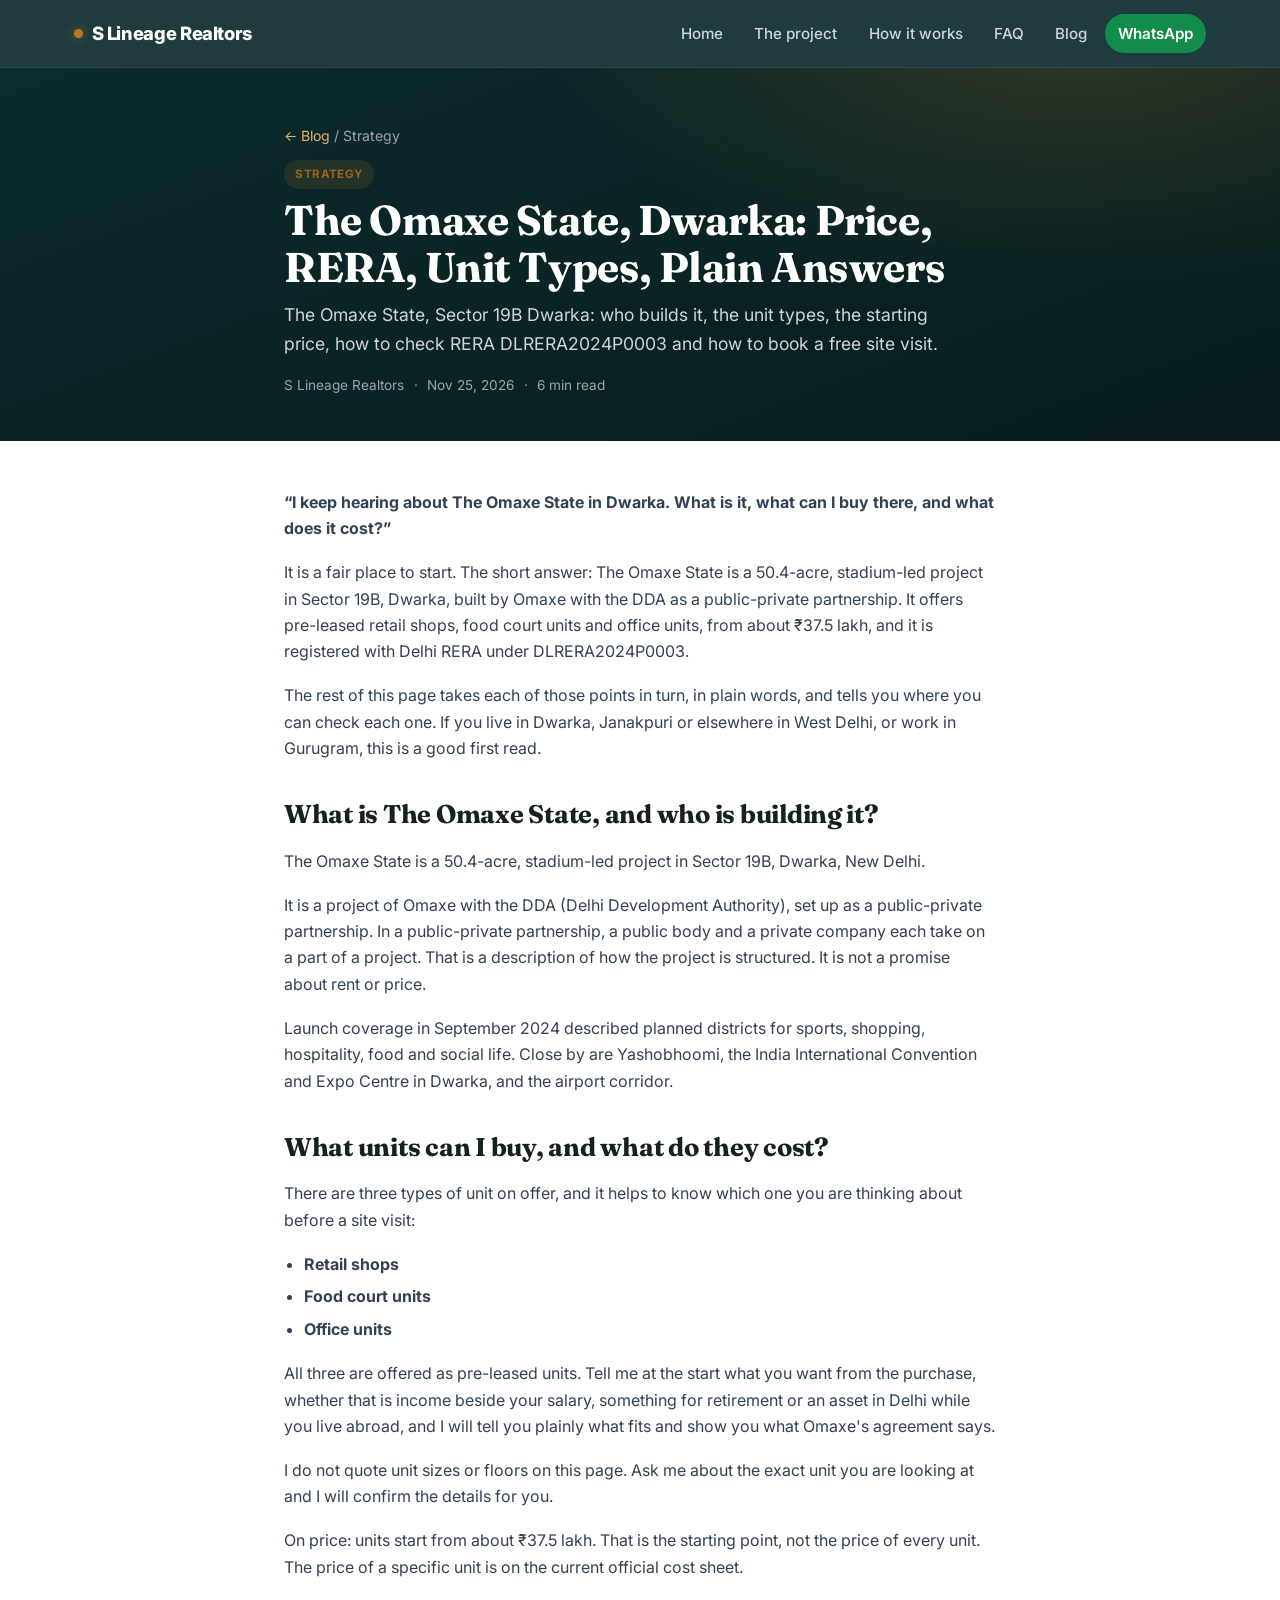
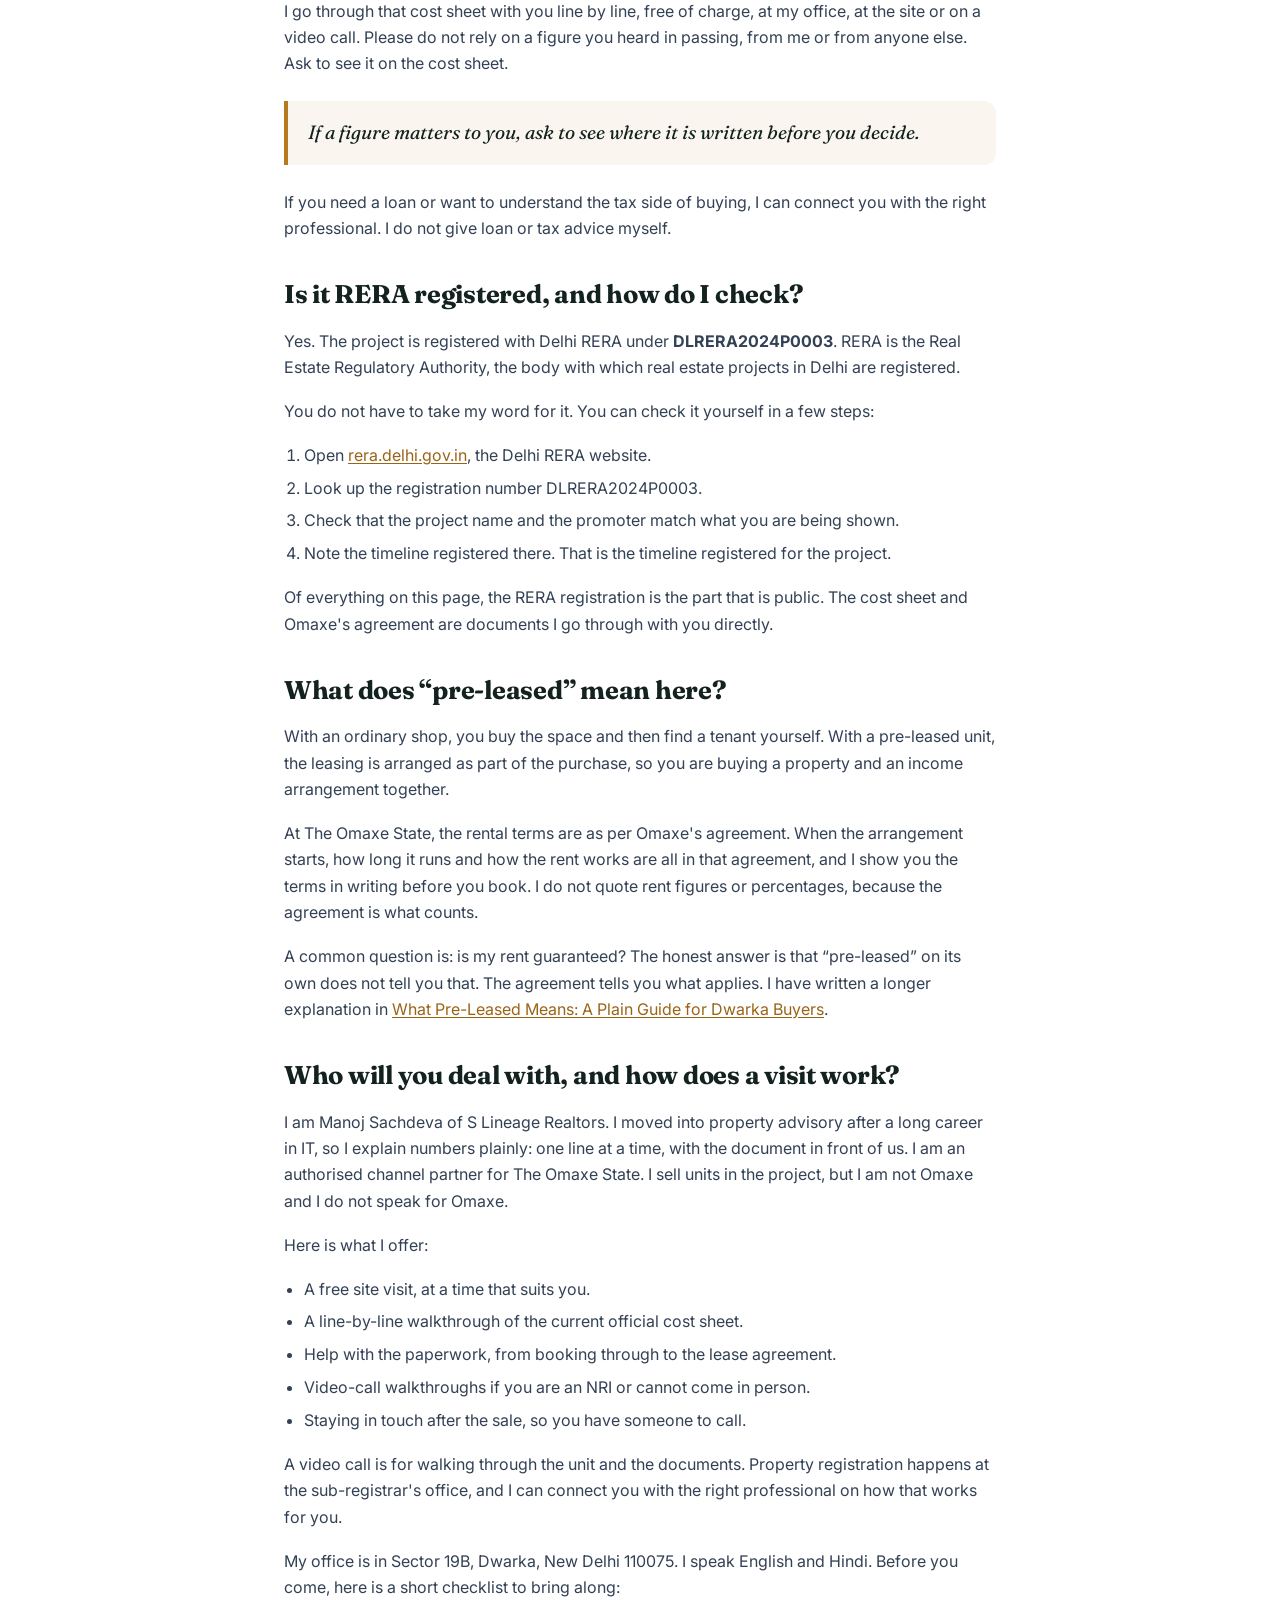
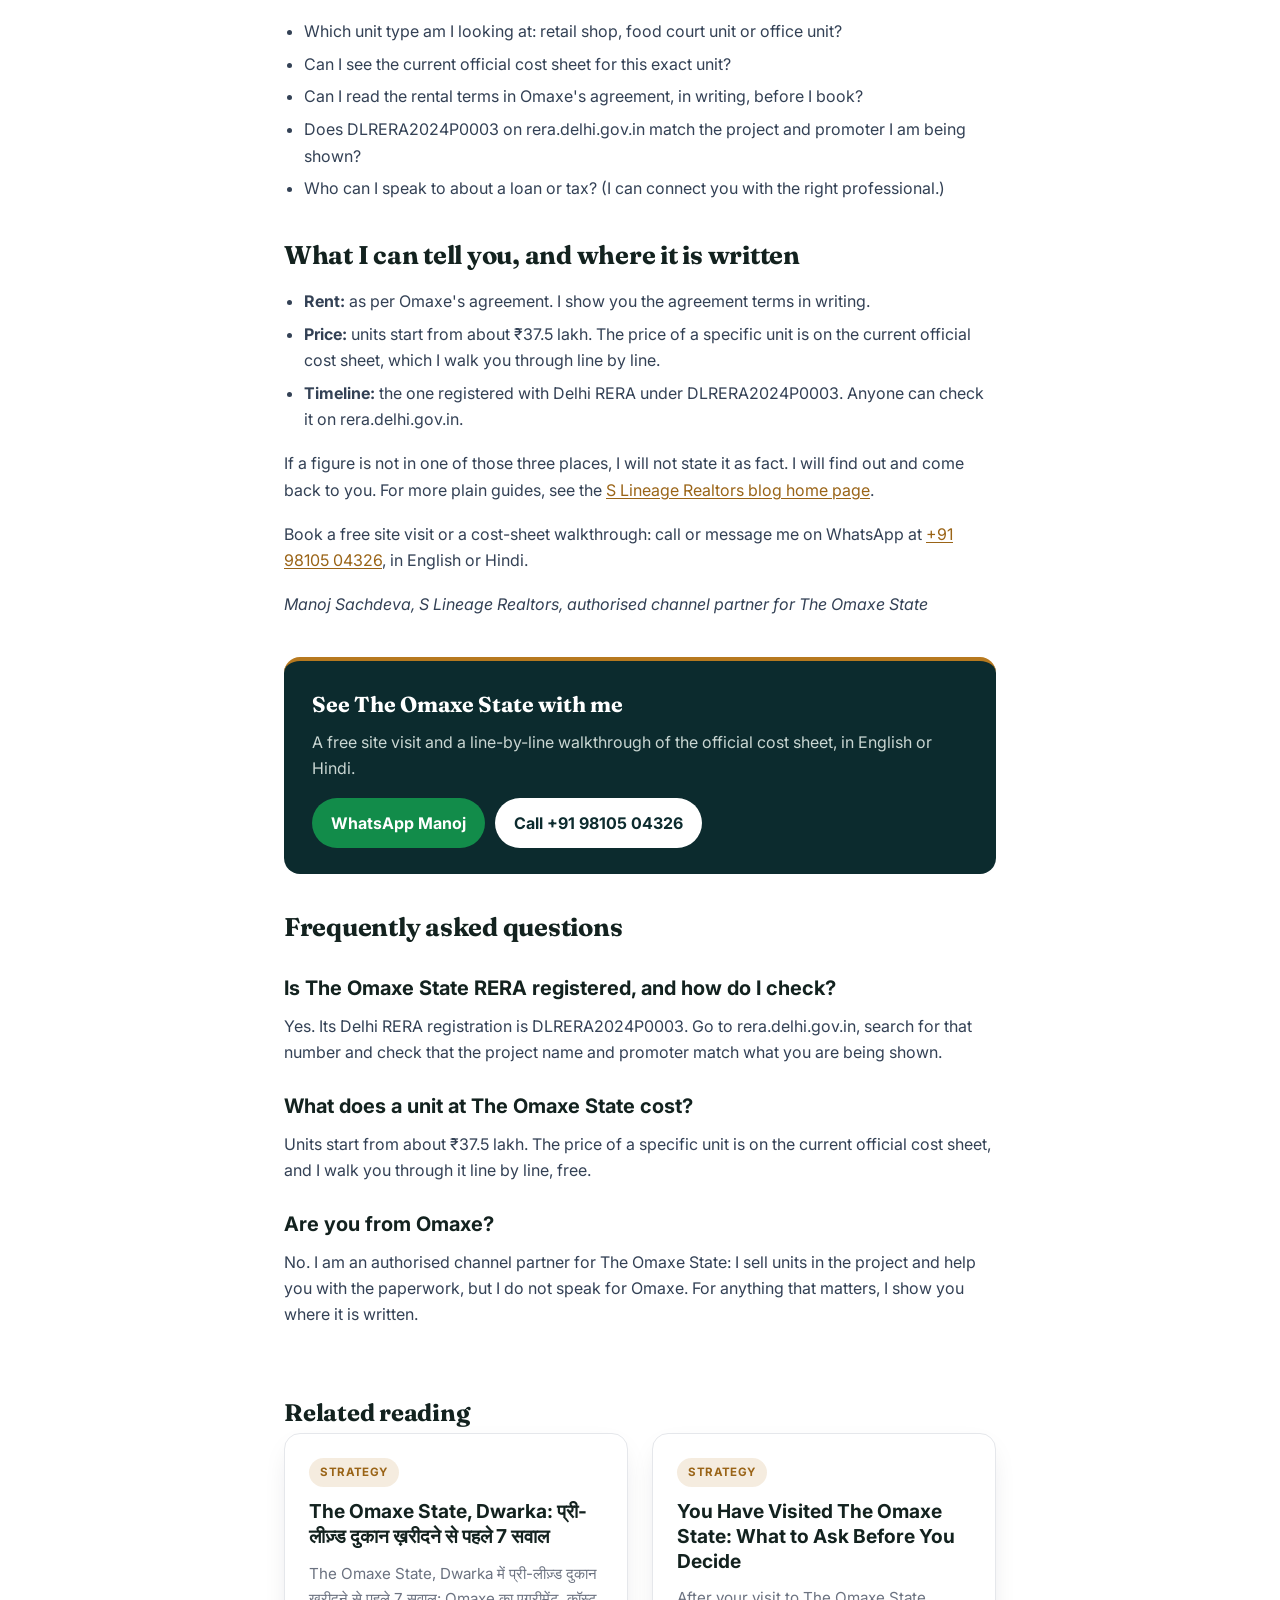
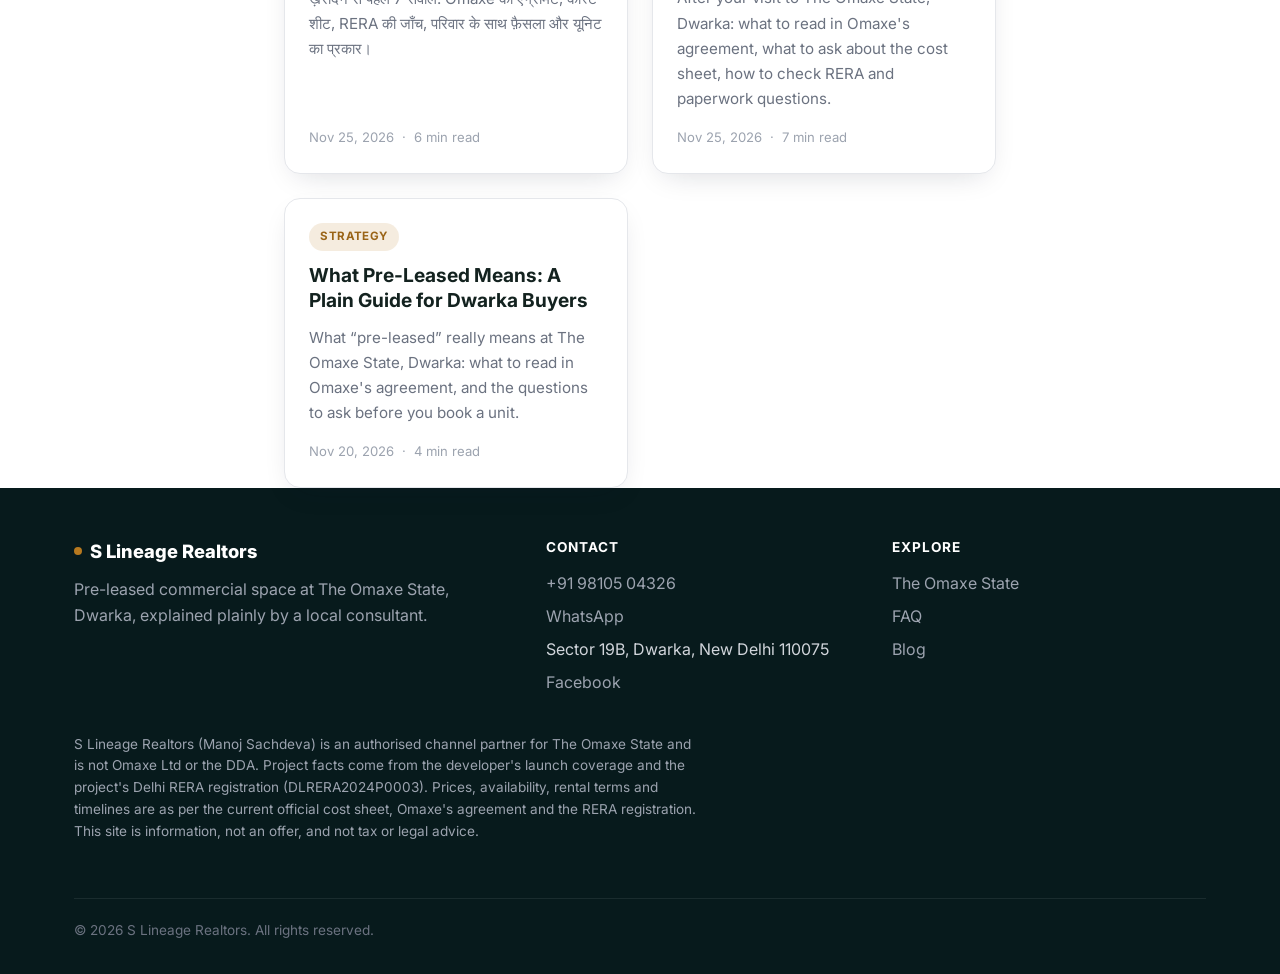
<file: docs/posts/the-omaxe-state-dwarka-price-rera-unit-types-plain-answers.html>
<!DOCTYPE html>
<html lang="en">
<head>
  <meta charset="UTF-8">
  <meta name="viewport" content="width=device-width, initial-scale=1.0">
  <title>The Omaxe State, Dwarka: Price, RERA, Unit Types, Plain Answers</title>
  <meta name="description" content="The Omaxe State, Sector 19B Dwarka: who builds it, the unit types, the starting price, how to check RERA DLRERA2024P0003 and how to book a free site visit.">
  <meta property="og:title" content="The Omaxe State, Dwarka: Price, RERA, Unit Types, Plain Answers">
  <meta property="og:description" content="The Omaxe State, Sector 19B Dwarka: who builds it, the unit types, the starting price, how to check RERA DLRERA2024P0003 and how to book a free site visit.">
  <meta property="og:type" content="article">
  <meta property="og:url" content="https://agentgrowio.github.io/slineagerealtors/posts/the-omaxe-state-dwarka-price-rera-unit-types-plain-answers.html">
  <meta property="article:published_time" content="2026-11-25">
  <meta name="twitter:card" content="summary">
  <link rel="canonical" href="https://agentgrowio.github.io/slineagerealtors/posts/the-omaxe-state-dwarka-price-rera-unit-types-plain-answers.html">
  <link rel="stylesheet" href="../css/blog.css">
  <script type="application/ld+json">
  {"@context": "https://schema.org", "@type": "BlogPosting", "headline": "The Omaxe State, Dwarka: Price, RERA, Unit Types, Plain Answers", "description": "The Omaxe State, Sector 19B Dwarka: who builds it, the unit types, the starting price, how to check RERA DLRERA2024P0003 and how to book a free site visit.", "datePublished": "2026-11-25", "dateModified": "2026-11-25", "author": {"@type": "Person", "name": "Manoj Sachdeva"}, "publisher": {"@type": "Organization", "name": "S Lineage Realtors"}, "mainEntityOfPage": "https://agentgrowio.github.io/slineagerealtors/posts/the-omaxe-state-dwarka-price-rera-unit-types-plain-answers.html"}
  </script>
  <script type="application/ld+json">
  {"@context": "https://schema.org", "@type": "FAQPage", "mainEntity": [{"@type": "Question", "name": "Is The Omaxe State RERA registered, and how do I check?", "acceptedAnswer": {"@type": "Answer", "text": "Yes. Its Delhi RERA registration is DLRERA2024P0003. Go to rera.delhi.gov.in, search for that number and check that the project name and promoter match what you are being shown."}}, {"@type": "Question", "name": "What does a unit at The Omaxe State cost?", "acceptedAnswer": {"@type": "Answer", "text": "Units start from about ₹37.5 lakh. The price of a specific unit is on the current official cost sheet, and I walk you through it line by line, free."}}, {"@type": "Question", "name": "Are you from Omaxe?", "acceptedAnswer": {"@type": "Answer", "text": "No. I am an authorised channel partner for The Omaxe State: I sell units in the project and help you with the paperwork, but I do not speak for Omaxe. For anything that matters, I show you where it is written."}}]}
  </script>
</head>
<body>

  <div id="site-header"></div>

  <!-- Article Header -->
  <div class="article-header">
    <div class="container-narrow">
      <p class="breadcrumb"><a href="../">&larr; Blog</a> / Strategy</p>
      <span class="badge badge-strategy">Strategy</span>
      <h1>The Omaxe State, Dwarka: Price, RERA, Unit Types, Plain Answers</h1>
      <p class="excerpt-text">The Omaxe State, Sector 19B Dwarka: who builds it, the unit types, the starting price, how to check RERA DLRERA2024P0003 and how to book a free site visit.</p>
      <div class="meta">
        <span>S Lineage Realtors</span>
        <span>&middot;</span>
        <span>Nov 25, 2026</span>
        <span>&middot;</span>
        <span>6 min read</span>
      </div>
    </div>
  </div>

  <!-- Article Body -->
  <div class="article-body">
    <div class="container-narrow">
<p><strong>“I keep hearing about The Omaxe State in Dwarka. What is it, what can I buy there, and what does it cost?”</strong></p>
<p>It is a fair place to start. The short answer: The Omaxe State is a 50.4-acre, stadium-led project in Sector 19B, Dwarka, built by Omaxe with the DDA as a public-private partnership. It offers pre-leased retail shops, food court units and office units, from about ₹37.5 lakh, and it is registered with Delhi RERA under DLRERA2024P0003.</p>
<p>The rest of this page takes each of those points in turn, in plain words, and tells you where you can check each one. If you live in Dwarka, Janakpuri or elsewhere in West Delhi, or work in Gurugram, this is a good first read.</p>
<h2>What is The Omaxe State, and who is building it?</h2>
<p>The Omaxe State is a 50.4-acre, stadium-led project in Sector 19B, Dwarka, New Delhi.</p>
<p>It is a project of Omaxe with the DDA (Delhi Development Authority), set up as a public-private partnership. In a public-private partnership, a public body and a private company each take on a part of a project. That is a description of how the project is structured. It is not a promise about rent or price.</p>
<p>Launch coverage in September 2024 described planned districts for sports, shopping, hospitality, food and social life. Close by are Yashobhoomi, the India International Convention and Expo Centre in Dwarka, and the airport corridor.</p>
<h2>What units can I buy, and what do they cost?</h2>
<p>There are three types of unit on offer, and it helps to know which one you are thinking about before a site visit:</p>
<ul>
<li><strong>Retail shops</strong></li>
<li><strong>Food court units</strong></li>
<li><strong>Office units</strong></li>
</ul>
<p>All three are offered as pre-leased units. Tell me at the start what you want from the purchase, whether that is income beside your salary, something for retirement or an asset in Delhi while you live abroad, and I will tell you plainly what fits and show you what Omaxe's agreement says.</p>
<p>I do not quote unit sizes or floors on this page. Ask me about the exact unit you are looking at and I will confirm the details for you.</p>
<p>On price: units start from about ₹37.5 lakh. That is the starting point, not the price of every unit. The price of a specific unit is on the current official cost sheet.</p>
<p>I go through that cost sheet with you line by line, free of charge, at my office, at the site or on a video call. Please do not rely on a figure you heard in passing, from me or from anyone else. Ask to see it on the cost sheet.</p>
<blockquote>If a figure matters to you, ask to see where it is written before you decide.</blockquote>
<p>If you need a loan or want to understand the tax side of buying, I can connect you with the right professional. I do not give loan or tax advice myself.</p>
<h2>Is it RERA registered, and how do I check?</h2>
<p>Yes. The project is registered with Delhi RERA under <strong>DLRERA2024P0003</strong>. RERA is the Real Estate Regulatory Authority, the body with which real estate projects in Delhi are registered.</p>
<p>You do not have to take my word for it. You can check it yourself in a few steps:</p>
<ol>
<li>Open <a href="https://rera.delhi.gov.in" target="_blank" rel="noopener">rera.delhi.gov.in</a>, the Delhi RERA website.</li>
<li>Look up the registration number DLRERA2024P0003.</li>
<li>Check that the project name and the promoter match what you are being shown.</li>
<li>Note the timeline registered there. That is the timeline registered for the project.</li>
</ol>
<p>Of everything on this page, the RERA registration is the part that is public. The cost sheet and Omaxe's agreement are documents I go through with you directly.</p>
<h2>What does “pre-leased” mean here?</h2>
<p>With an ordinary shop, you buy the space and then find a tenant yourself. With a pre-leased unit, the leasing is arranged as part of the purchase, so you are buying a property and an income arrangement together.</p>
<p>At The Omaxe State, the rental terms are as per Omaxe's agreement. When the arrangement starts, how long it runs and how the rent works are all in that agreement, and I show you the terms in writing before you book. I do not quote rent figures or percentages, because the agreement is what counts.</p>
<p>A common question is: is my rent guaranteed? The honest answer is that “pre-leased” on its own does not tell you that. The agreement tells you what applies. I have written a longer explanation in <a href="https://agentgrowio.github.io/slineagerealtors/posts/what-pre-leased-means-a-plain-guide-for-dwarka-buyers.html">What Pre-Leased Means: A Plain Guide for Dwarka Buyers</a>.</p>
<h2>Who will you deal with, and how does a visit work?</h2>
<p>I am Manoj Sachdeva of S Lineage Realtors. I moved into property advisory after a long career in IT, so I explain numbers plainly: one line at a time, with the document in front of us. I am an authorised channel partner for The Omaxe State. I sell units in the project, but I am not Omaxe and I do not speak for Omaxe.</p>
<p>Here is what I offer:</p>
<ul>
<li>A free site visit, at a time that suits you.</li>
<li>A line-by-line walkthrough of the current official cost sheet.</li>
<li>Help with the paperwork, from booking through to the lease agreement.</li>
<li>Video-call walkthroughs if you are an NRI or cannot come in person.</li>
<li>Staying in touch after the sale, so you have someone to call.</li>
</ul>
<p>A video call is for walking through the unit and the documents. Property registration happens at the sub-registrar's office, and I can connect you with the right professional on how that works for you.</p>
<p>My office is in Sector 19B, Dwarka, New Delhi 110075. I speak English and Hindi. Before you come, here is a short checklist to bring along:</p>
<ul>
<li>Which unit type am I looking at: retail shop, food court unit or office unit?</li>
<li>Can I see the current official cost sheet for this exact unit?</li>
<li>Can I read the rental terms in Omaxe's agreement, in writing, before I book?</li>
<li>Does DLRERA2024P0003 on rera.delhi.gov.in match the project and promoter I am being shown?</li>
<li>Who can I speak to about a loan or tax? (I can connect you with the right professional.)</li>
</ul>
<h2>What I can tell you, and where it is written</h2>
<ul>
<li><strong>Rent:</strong> as per Omaxe's agreement. I show you the agreement terms in writing.</li>
<li><strong>Price:</strong> units start from about ₹37.5 lakh. The price of a specific unit is on the current official cost sheet, which I walk you through line by line.</li>
<li><strong>Timeline:</strong> the one registered with Delhi RERA under DLRERA2024P0003. Anyone can check it on rera.delhi.gov.in.</li>
</ul>
<p>If a figure is not in one of those three places, I will not state it as fact. I will find out and come back to you. For more plain guides, see the <a href="https://agentgrowio.github.io/slineagerealtors/">S Lineage Realtors blog home page</a>.</p>
<p>Book a free site visit or a cost-sheet walkthrough: call or message me on WhatsApp at <a href="tel:+919810504326">+91 98105 04326</a>, in English or Hindi.</p>
<p><em>Manoj Sachdeva, S Lineage Realtors, authorised channel partner for The Omaxe State</em></p>
      <h2 id="faq">Frequently asked questions</h2>
      <h3>Is The Omaxe State RERA registered, and how do I check?</h3>
      <p>Yes. Its Delhi RERA registration is DLRERA2024P0003. Go to rera.delhi.gov.in, search for that number and check that the project name and promoter match what you are being shown.</p>
      <h3>What does a unit at The Omaxe State cost?</h3>
      <p>Units start from about ₹37.5 lakh. The price of a specific unit is on the current official cost sheet, and I walk you through it line by line, free.</p>
      <h3>Are you from Omaxe?</h3>
      <p>No. I am an authorised channel partner for The Omaxe State: I sell units in the project and help you with the paperwork, but I do not speak for Omaxe. For anything that matters, I show you where it is written.</p>
    </div>
  </div>

  <!-- Related reading -->
  <div class="container-narrow">
    <div class="internal-links related-posts">
      <h2>Related reading</h2>
      <div class="card-grid" id="related-posts"></div>
    </div>
  </div>

  <div id="site-footer"></div>
  <script src="../js/site.js" defer></script>

</body>
</html>
</file>
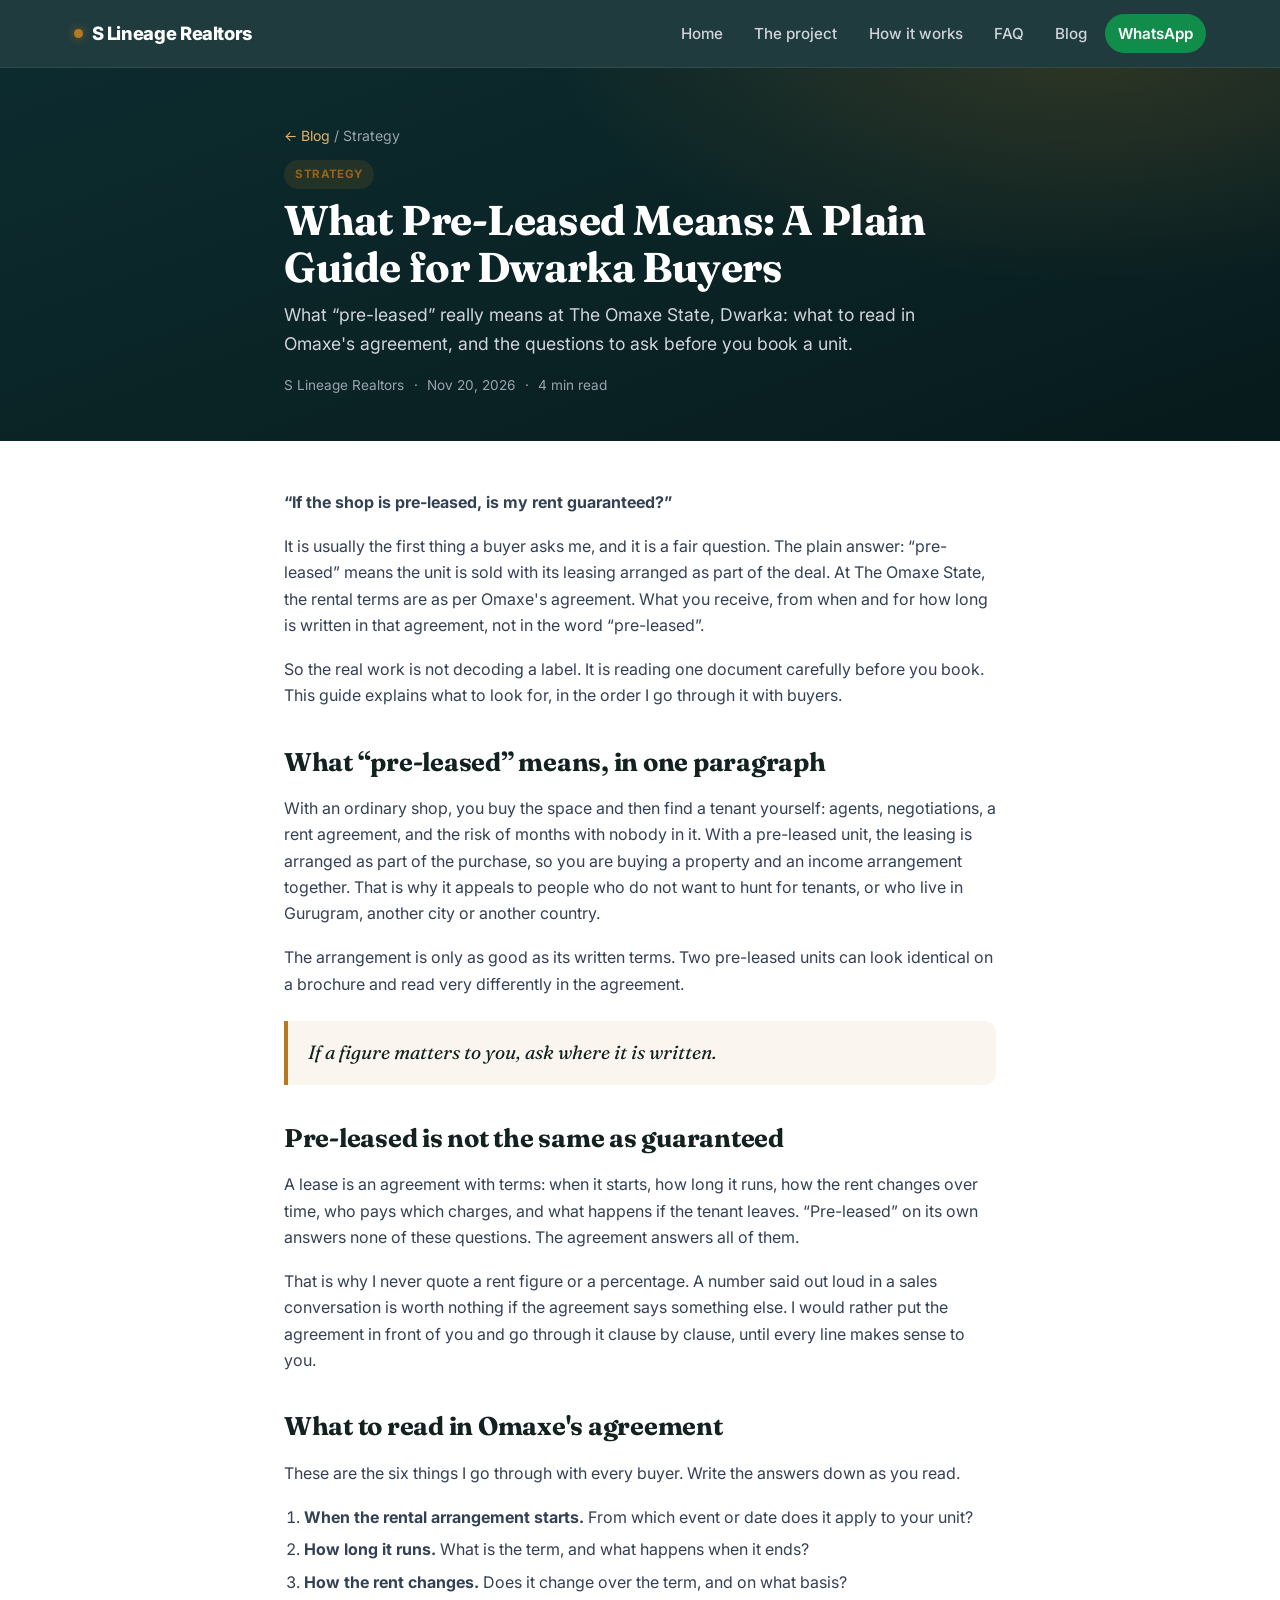
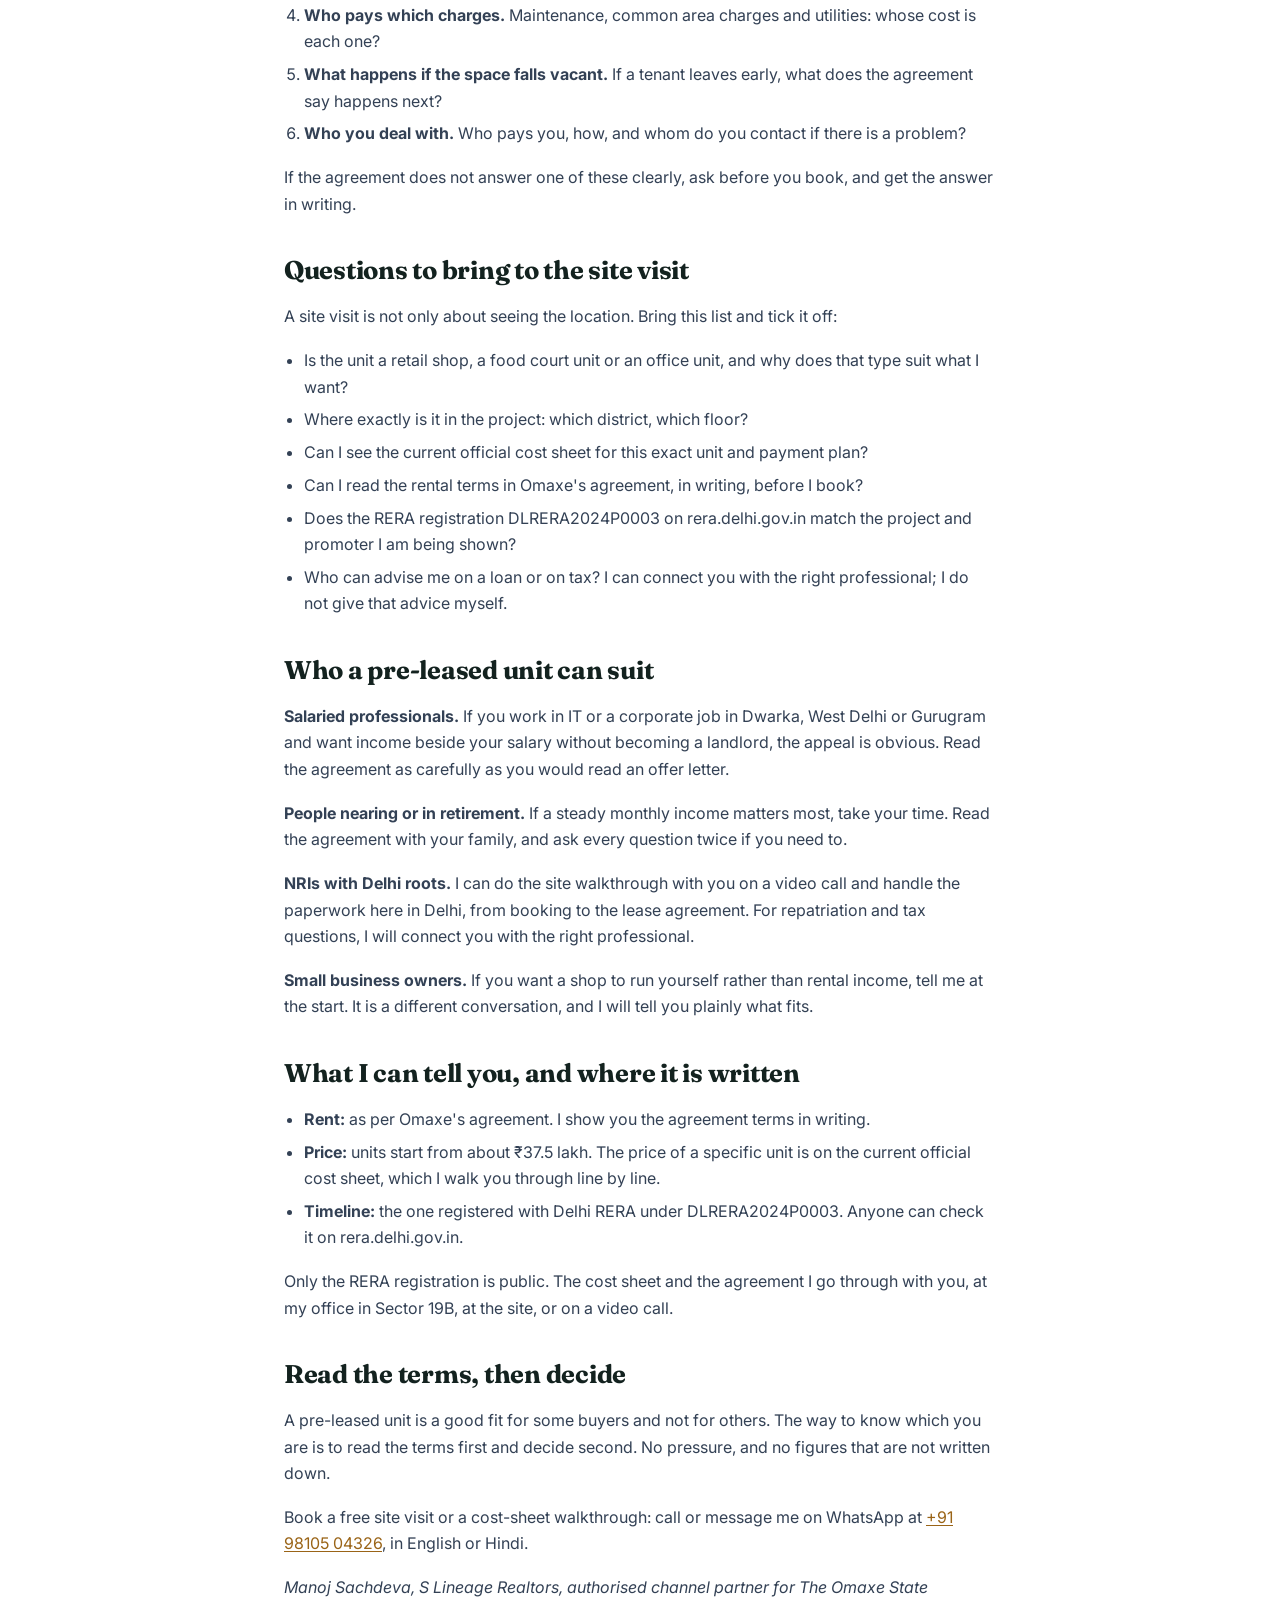
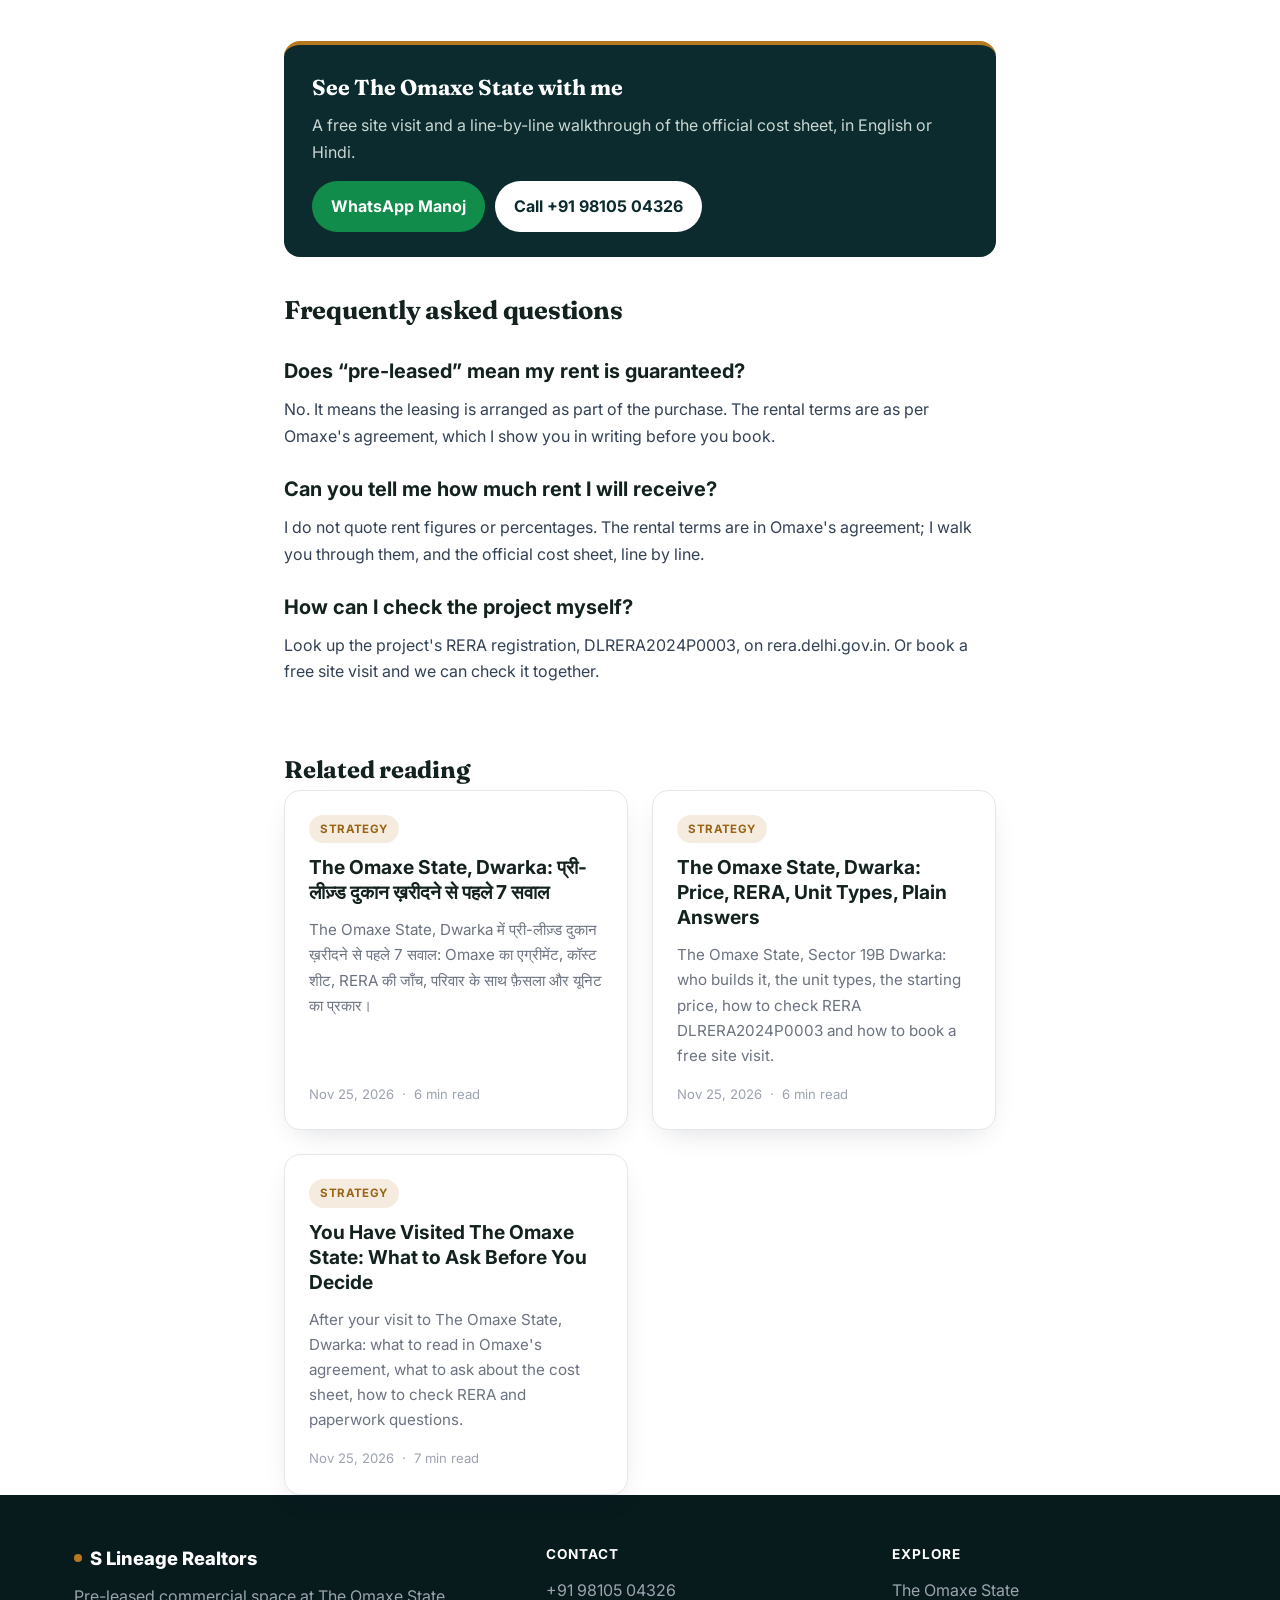
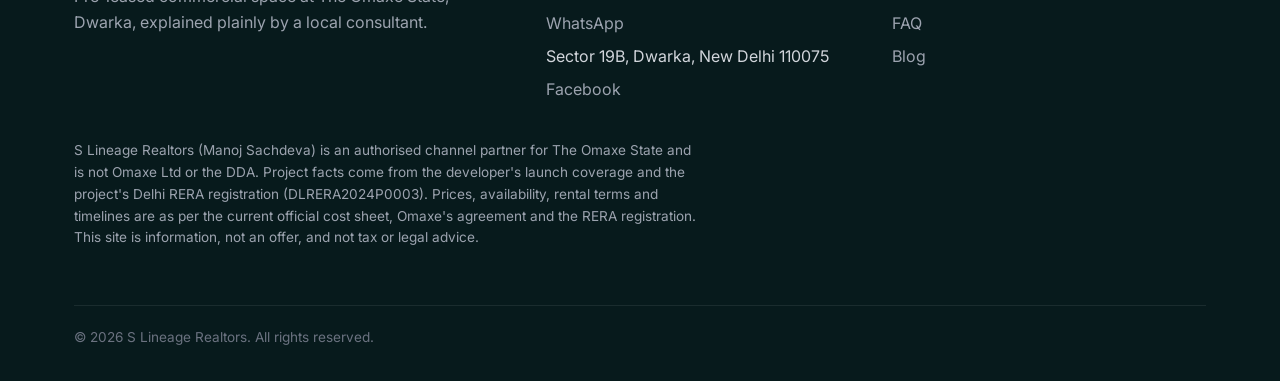
<file: docs/posts/what-pre-leased-means-a-plain-guide-for-dwarka-buyers.html>
<!DOCTYPE html>
<html lang="en">
<head>
  <meta charset="UTF-8">
  <meta name="viewport" content="width=device-width, initial-scale=1.0">
  <title>What Pre-Leased Means: A Plain Guide for Dwarka Buyers</title>
  <meta name="description" content="What “pre-leased” really means at The Omaxe State, Dwarka: what to read in Omaxe&#x27;s agreement, and the questions to ask before you book a unit.">
  <meta property="og:title" content="What Pre-Leased Means: A Plain Guide for Dwarka Buyers">
  <meta property="og:description" content="What “pre-leased” really means at The Omaxe State, Dwarka: what to read in Omaxe&#x27;s agreement, and the questions to ask before you book a unit.">
  <meta property="og:type" content="article">
  <meta property="og:url" content="https://agentgrowio.github.io/slineagerealtors/posts/what-pre-leased-means-a-plain-guide-for-dwarka-buyers.html">
  <meta property="article:published_time" content="2026-11-20">
  <meta name="twitter:card" content="summary">
  <link rel="canonical" href="https://agentgrowio.github.io/slineagerealtors/posts/what-pre-leased-means-a-plain-guide-for-dwarka-buyers.html">
  <link rel="stylesheet" href="../css/blog.css">
  <script type="application/ld+json">
  {"@context": "https://schema.org", "@type": "BlogPosting", "headline": "What Pre-Leased Means: A Plain Guide for Dwarka Buyers", "description": "What “pre-leased” really means at The Omaxe State, Dwarka: what to read in Omaxe's agreement, and the questions to ask before you book a unit.", "datePublished": "2026-11-20", "dateModified": "2026-11-20", "author": {"@type": "Person", "name": "Manoj Sachdeva"}, "publisher": {"@type": "Organization", "name": "S Lineage Realtors"}, "mainEntityOfPage": "https://agentgrowio.github.io/slineagerealtors/posts/what-pre-leased-means-a-plain-guide-for-dwarka-buyers.html"}
  </script>
  <script type="application/ld+json">
  {"@context": "https://schema.org", "@type": "FAQPage", "mainEntity": [{"@type": "Question", "name": "Does “pre-leased” mean my rent is guaranteed?", "acceptedAnswer": {"@type": "Answer", "text": "No. It means the leasing is arranged as part of the purchase. The rental terms are as per Omaxe's agreement, which I show you in writing before you book."}}, {"@type": "Question", "name": "Can you tell me how much rent I will receive?", "acceptedAnswer": {"@type": "Answer", "text": "I do not quote rent figures or percentages. The rental terms are in Omaxe's agreement; I walk you through them, and the official cost sheet, line by line."}}, {"@type": "Question", "name": "How can I check the project myself?", "acceptedAnswer": {"@type": "Answer", "text": "Look up the project's RERA registration, DLRERA2024P0003, on rera.delhi.gov.in. Or book a free site visit and we can check it together."}}]}
  </script>
</head>
<body>

  <div id="site-header"></div>

  <!-- Article Header -->
  <div class="article-header">
    <div class="container-narrow">
      <p class="breadcrumb"><a href="../">&larr; Blog</a> / Strategy</p>
      <span class="badge badge-strategy">Strategy</span>
      <h1>What Pre-Leased Means: A Plain Guide for Dwarka Buyers</h1>
      <p class="excerpt-text">What “pre-leased” really means at The Omaxe State, Dwarka: what to read in Omaxe&#x27;s agreement, and the questions to ask before you book a unit.</p>
      <div class="meta">
        <span>S Lineage Realtors</span>
        <span>&middot;</span>
        <span>Nov 20, 2026</span>
        <span>&middot;</span>
        <span>4 min read</span>
      </div>
    </div>
  </div>

  <!-- Article Body -->
  <div class="article-body">
    <div class="container-narrow">
<p><strong>“If the shop is pre-leased, is my rent guaranteed?”</strong></p>
<p>It is usually the first thing a buyer asks me, and it is a fair question. The plain answer: “pre-leased” means the unit is sold with its leasing arranged as part of the deal. At The Omaxe State, the rental terms are as per Omaxe's agreement. What you receive, from when and for how long is written in that agreement, not in the word “pre-leased”.</p>
<p>So the real work is not decoding a label. It is reading one document carefully before you book. This guide explains what to look for, in the order I go through it with buyers.</p>
<h2>What “pre-leased” means, in one paragraph</h2>
<p>With an ordinary shop, you buy the space and then find a tenant yourself: agents, negotiations, a rent agreement, and the risk of months with nobody in it. With a pre-leased unit, the leasing is arranged as part of the purchase, so you are buying a property and an income arrangement together. That is why it appeals to people who do not want to hunt for tenants, or who live in Gurugram, another city or another country.</p>
<p>The arrangement is only as good as its written terms. Two pre-leased units can look identical on a brochure and read very differently in the agreement.</p>
<blockquote>If a figure matters to you, ask where it is written.</blockquote>
<h2>Pre-leased is not the same as guaranteed</h2>
<p>A lease is an agreement with terms: when it starts, how long it runs, how the rent changes over time, who pays which charges, and what happens if the tenant leaves. “Pre-leased” on its own answers none of these questions. The agreement answers all of them.</p>
<p>That is why I never quote a rent figure or a percentage. A number said out loud in a sales conversation is worth nothing if the agreement says something else. I would rather put the agreement in front of you and go through it clause by clause, until every line makes sense to you.</p>
<h2>What to read in Omaxe's agreement</h2>
<p>These are the six things I go through with every buyer. Write the answers down as you read.</p>
<ol>
<li><strong>When the rental arrangement starts.</strong> From which event or date does it apply to your unit?</li>
<li><strong>How long it runs.</strong> What is the term, and what happens when it ends?</li>
<li><strong>How the rent changes.</strong> Does it change over the term, and on what basis?</li>
<li><strong>Who pays which charges.</strong> Maintenance, common area charges and utilities: whose cost is each one?</li>
<li><strong>What happens if the space falls vacant.</strong> If a tenant leaves early, what does the agreement say happens next?</li>
<li><strong>Who you deal with.</strong> Who pays you, how, and whom do you contact if there is a problem?</li>
</ol>
<p>If the agreement does not answer one of these clearly, ask before you book, and get the answer in writing.</p>
<h2>Questions to bring to the site visit</h2>
<p>A site visit is not only about seeing the location. Bring this list and tick it off:</p>
<ul>
<li>Is the unit a retail shop, a food court unit or an office unit, and why does that type suit what I want?</li>
<li>Where exactly is it in the project: which district, which floor?</li>
<li>Can I see the current official cost sheet for this exact unit and payment plan?</li>
<li>Can I read the rental terms in Omaxe's agreement, in writing, before I book?</li>
<li>Does the RERA registration DLRERA2024P0003 on rera.delhi.gov.in match the project and promoter I am being shown?</li>
<li>Who can advise me on a loan or on tax? I can connect you with the right professional; I do not give that advice myself.</li>
</ul>
<h2>Who a pre-leased unit can suit</h2>
<p><strong>Salaried professionals.</strong> If you work in IT or a corporate job in Dwarka, West Delhi or Gurugram and want income beside your salary without becoming a landlord, the appeal is obvious. Read the agreement as carefully as you would read an offer letter.</p>
<p><strong>People nearing or in retirement.</strong> If a steady monthly income matters most, take your time. Read the agreement with your family, and ask every question twice if you need to.</p>
<p><strong>NRIs with Delhi roots.</strong> I can do the site walkthrough with you on a video call and handle the paperwork here in Delhi, from booking to the lease agreement. For repatriation and tax questions, I will connect you with the right professional.</p>
<p><strong>Small business owners.</strong> If you want a shop to run yourself rather than rental income, tell me at the start. It is a different conversation, and I will tell you plainly what fits.</p>
<h2>What I can tell you, and where it is written</h2>
<ul>
<li><strong>Rent:</strong> as per Omaxe's agreement. I show you the agreement terms in writing.</li>
<li><strong>Price:</strong> units start from about ₹37.5 lakh. The price of a specific unit is on the current official cost sheet, which I walk you through line by line.</li>
<li><strong>Timeline:</strong> the one registered with Delhi RERA under DLRERA2024P0003. Anyone can check it on rera.delhi.gov.in.</li>
</ul>
<p>Only the RERA registration is public. The cost sheet and the agreement I go through with you, at my office in Sector 19B, at the site, or on a video call.</p>
<h2>Read the terms, then decide</h2>
<p>A pre-leased unit is a good fit for some buyers and not for others. The way to know which you are is to read the terms first and decide second. No pressure, and no figures that are not written down.</p>
<p>Book a free site visit or a cost-sheet walkthrough: call or message me on WhatsApp at <a href="tel:+919810504326">+91 98105 04326</a>, in English or Hindi.</p>
<p><em>Manoj Sachdeva, S Lineage Realtors, authorised channel partner for The Omaxe State</em></p>
      <h2 id="faq">Frequently asked questions</h2>
      <h3>Does “pre-leased” mean my rent is guaranteed?</h3>
      <p>No. It means the leasing is arranged as part of the purchase. The rental terms are as per Omaxe&#x27;s agreement, which I show you in writing before you book.</p>
      <h3>Can you tell me how much rent I will receive?</h3>
      <p>I do not quote rent figures or percentages. The rental terms are in Omaxe&#x27;s agreement; I walk you through them, and the official cost sheet, line by line.</p>
      <h3>How can I check the project myself?</h3>
      <p>Look up the project&#x27;s RERA registration, DLRERA2024P0003, on rera.delhi.gov.in. Or book a free site visit and we can check it together.</p>
    </div>
  </div>

  <!-- Related reading -->
  <div class="container-narrow">
    <div class="internal-links related-posts">
      <h2>Related reading</h2>
      <div class="card-grid" id="related-posts"></div>
    </div>
  </div>

  <div id="site-footer"></div>
  <script src="../js/site.js" defer></script>

</body>
</html>
</file>
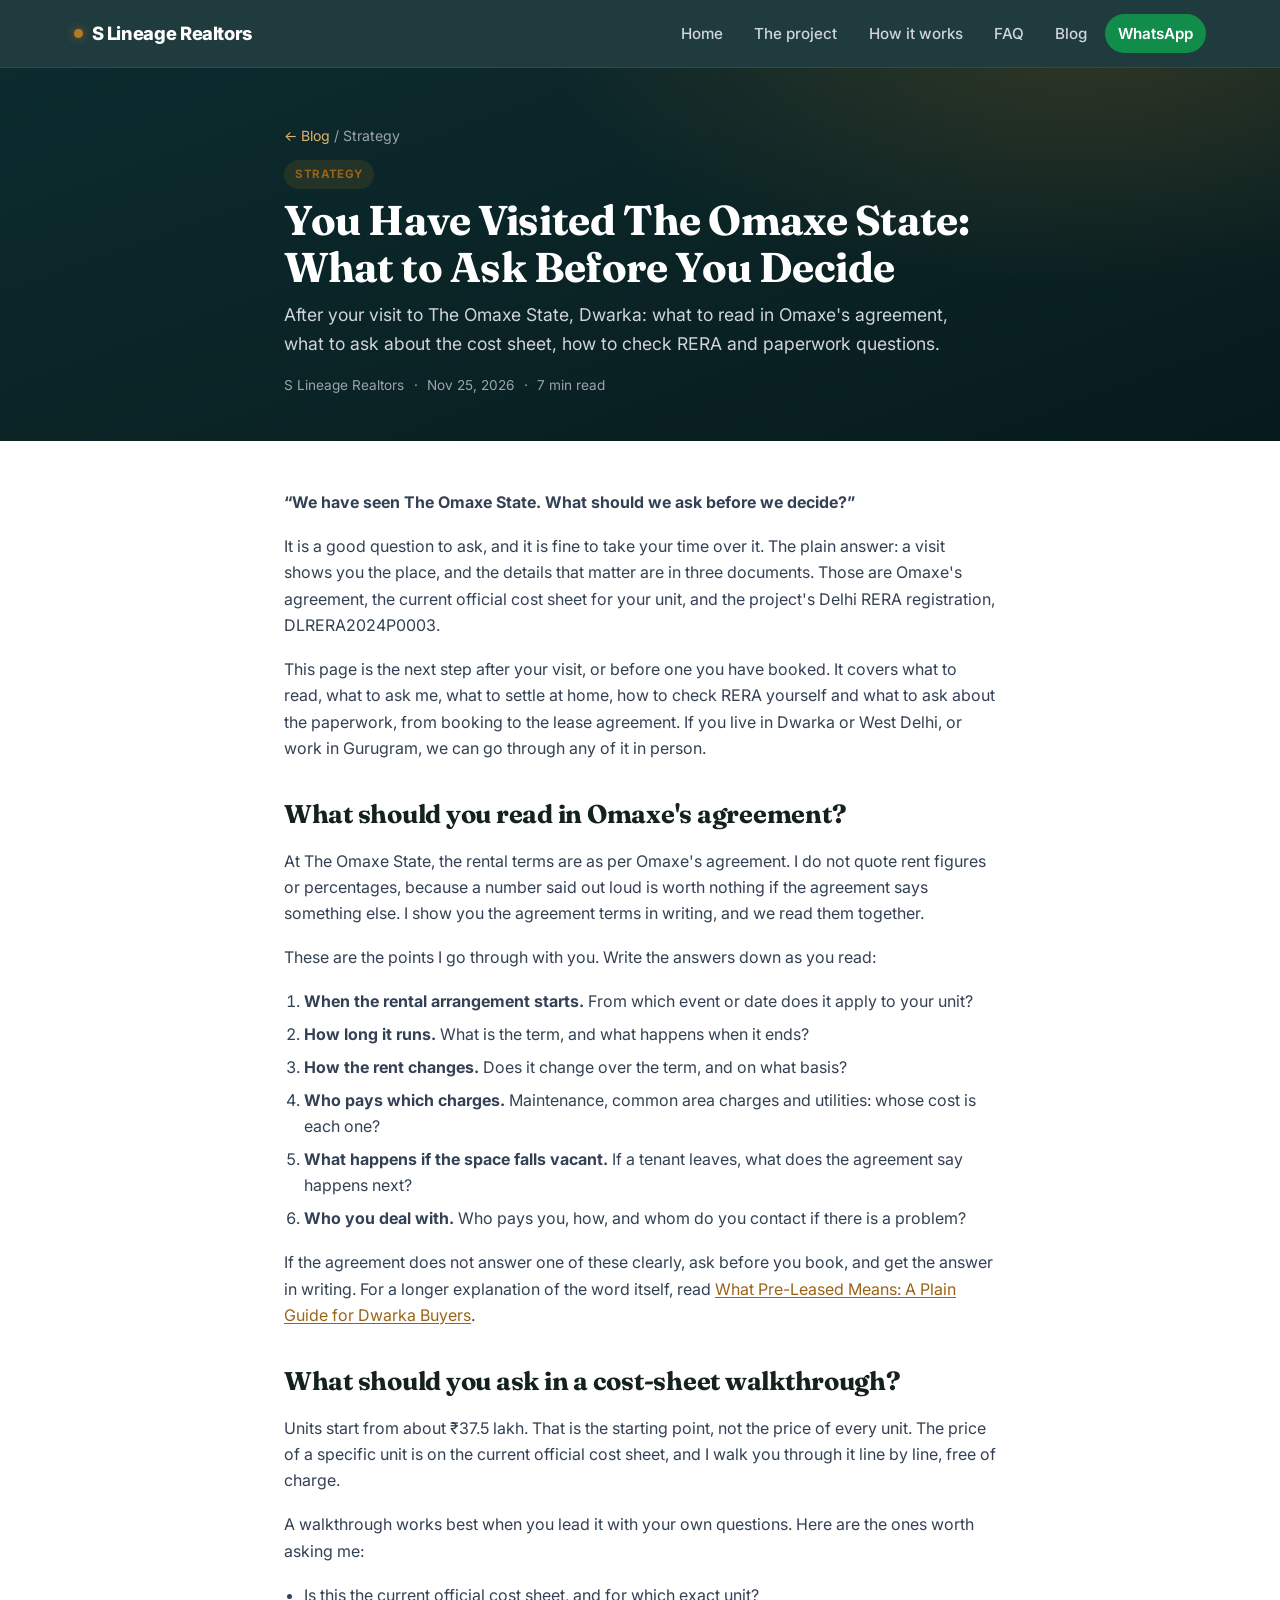
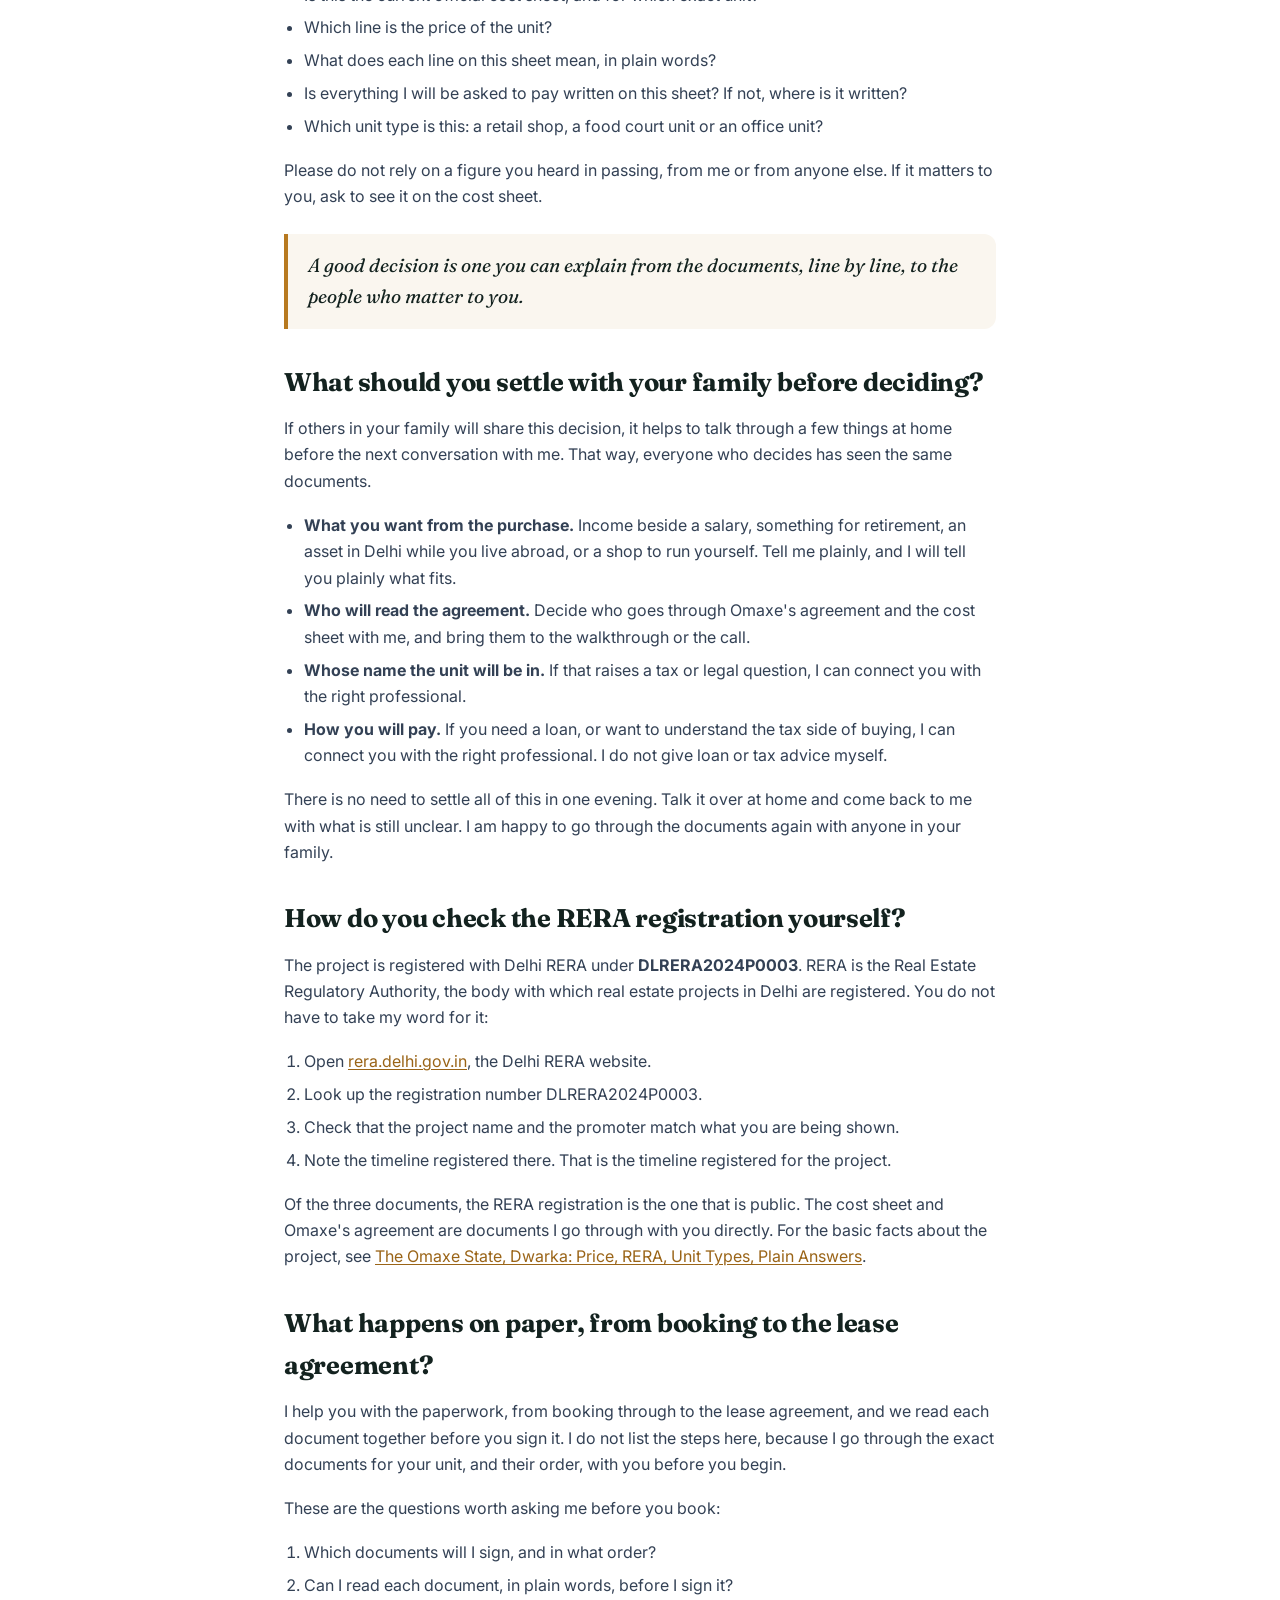
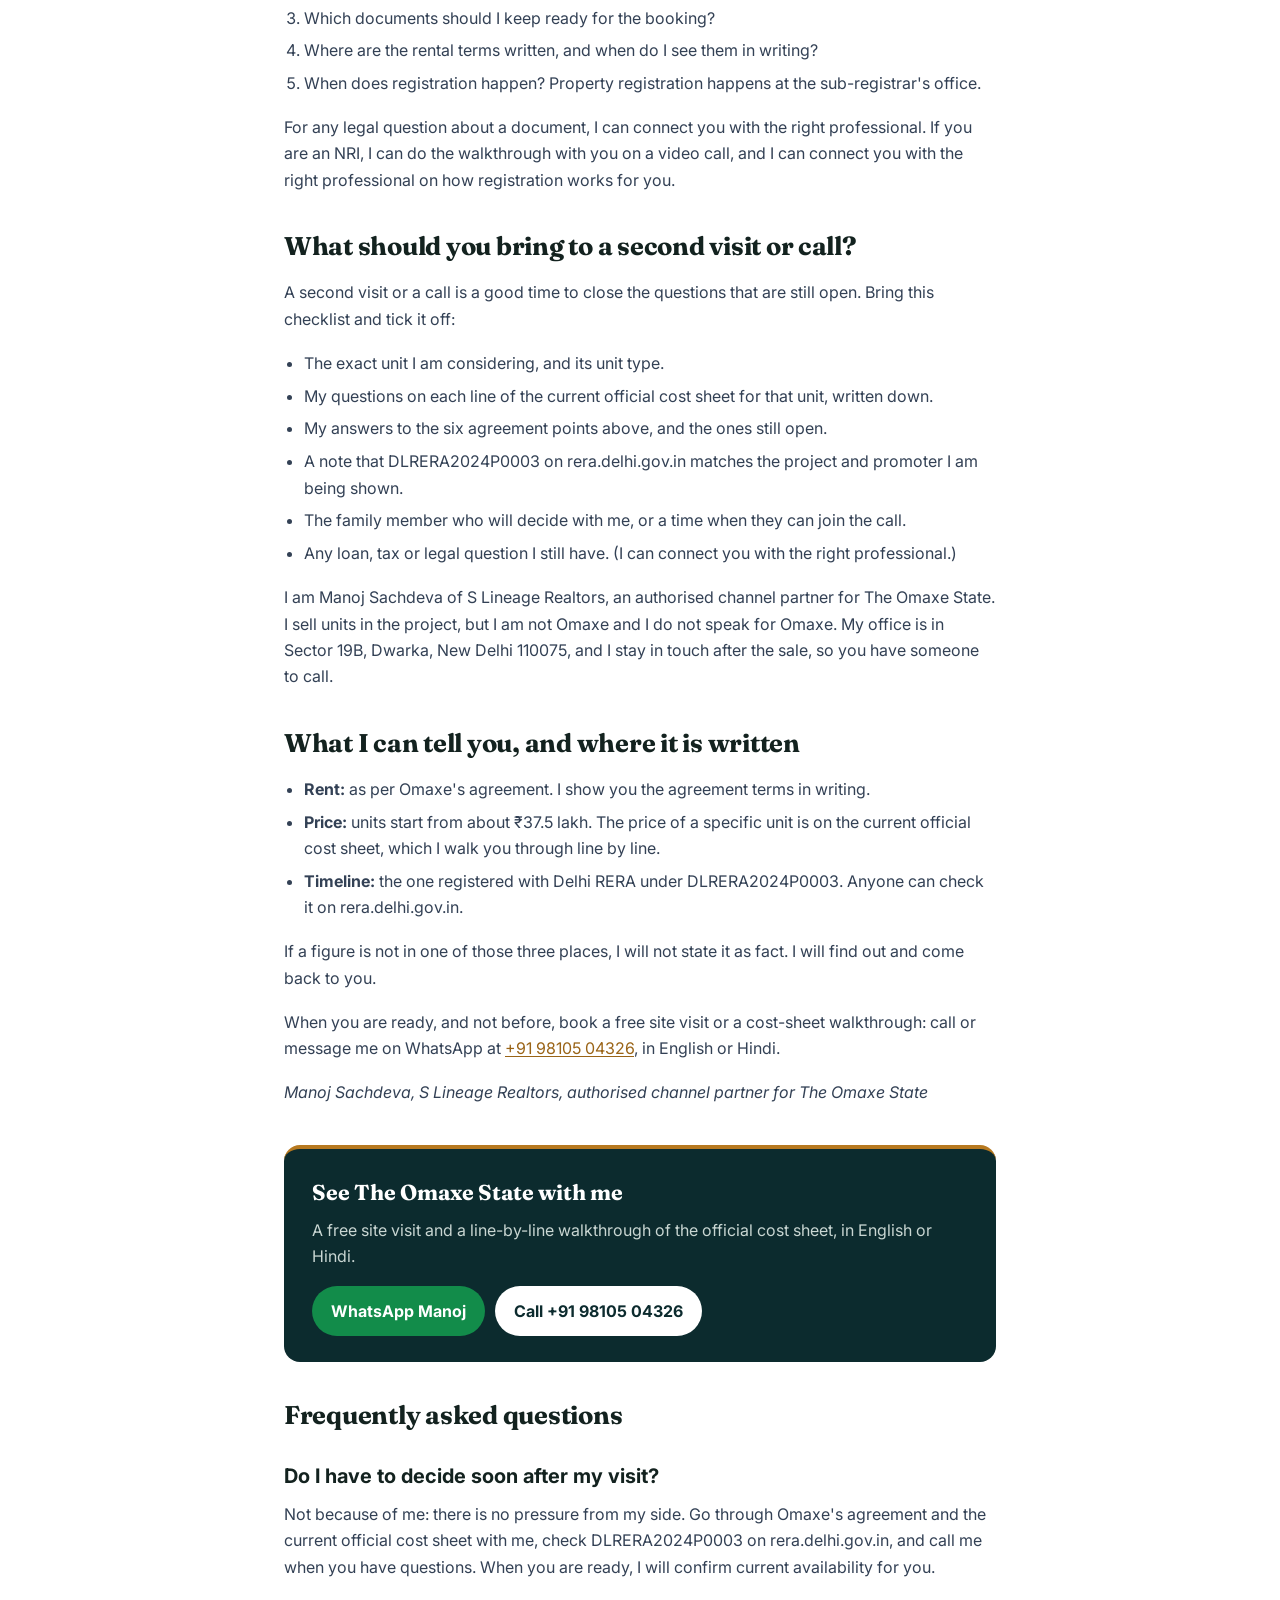
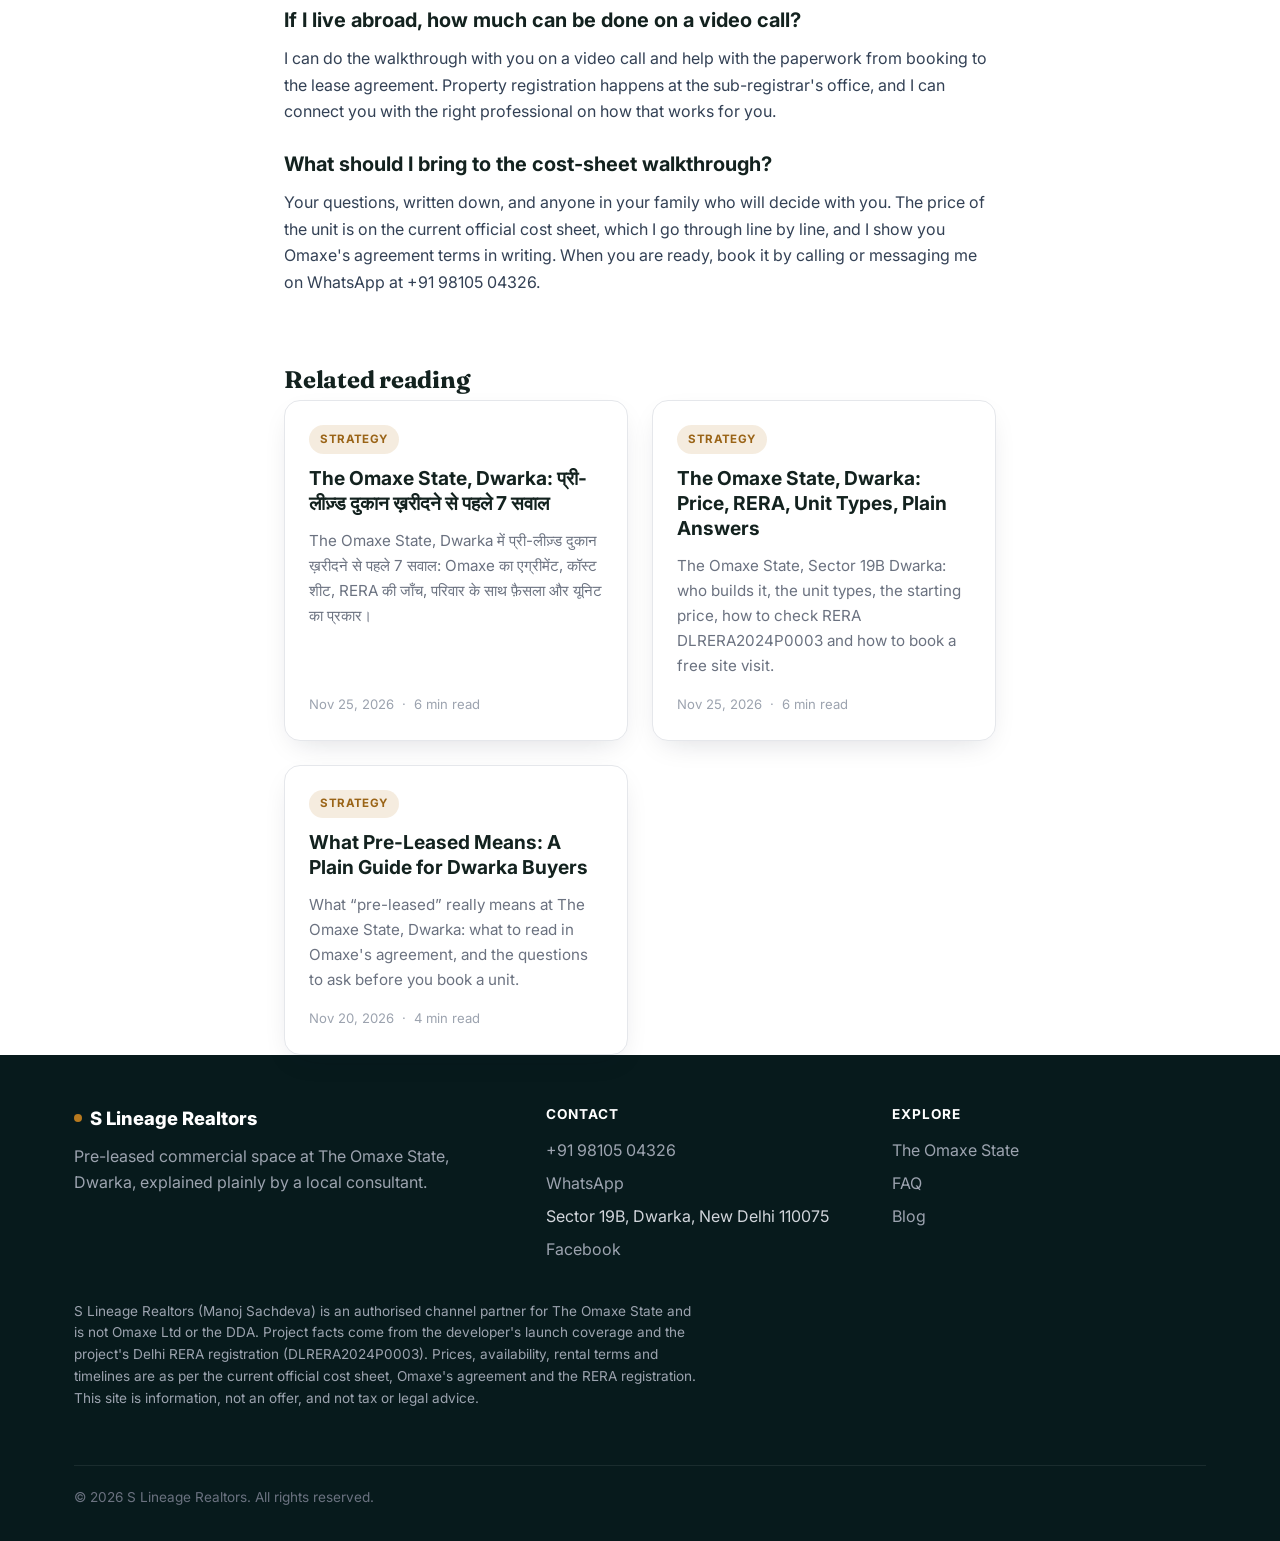
<file: docs/posts/you-have-visited-the-omaxe-state-what-to-ask-before-you-decide.html>
<!DOCTYPE html>
<html lang="en">
<head>
  <meta charset="UTF-8">
  <meta name="viewport" content="width=device-width, initial-scale=1.0">
  <title>You Have Visited The Omaxe State: What to Ask Before You Decide</title>
  <meta name="description" content="After your visit to The Omaxe State, Dwarka: what to read in Omaxe&#x27;s agreement, what to ask about the cost sheet, how to check RERA and paperwork questions.">
  <meta property="og:title" content="You Have Visited The Omaxe State: What to Ask Before You Decide">
  <meta property="og:description" content="After your visit to The Omaxe State, Dwarka: what to read in Omaxe&#x27;s agreement, what to ask about the cost sheet, how to check RERA and paperwork questions.">
  <meta property="og:type" content="article">
  <meta property="og:url" content="https://agentgrowio.github.io/slineagerealtors/posts/you-have-visited-the-omaxe-state-what-to-ask-before-you-decide.html">
  <meta property="article:published_time" content="2026-11-25">
  <meta name="twitter:card" content="summary">
  <link rel="canonical" href="https://agentgrowio.github.io/slineagerealtors/posts/you-have-visited-the-omaxe-state-what-to-ask-before-you-decide.html">
  <link rel="stylesheet" href="../css/blog.css">
  <script type="application/ld+json">
  {"@context": "https://schema.org", "@type": "BlogPosting", "headline": "You Have Visited The Omaxe State: What to Ask Before You Decide", "description": "After your visit to The Omaxe State, Dwarka: what to read in Omaxe's agreement, what to ask about the cost sheet, how to check RERA and paperwork questions.", "datePublished": "2026-11-25", "dateModified": "2026-11-25", "author": {"@type": "Person", "name": "Manoj Sachdeva"}, "publisher": {"@type": "Organization", "name": "S Lineage Realtors"}, "mainEntityOfPage": "https://agentgrowio.github.io/slineagerealtors/posts/you-have-visited-the-omaxe-state-what-to-ask-before-you-decide.html"}
  </script>
  <script type="application/ld+json">
  {"@context": "https://schema.org", "@type": "FAQPage", "mainEntity": [{"@type": "Question", "name": "Do I have to decide soon after my visit?", "acceptedAnswer": {"@type": "Answer", "text": "Not because of me: there is no pressure from my side. Go through Omaxe's agreement and the current official cost sheet with me, check DLRERA2024P0003 on rera.delhi.gov.in, and call me when you have questions. When you are ready, I will confirm current availability for you."}}, {"@type": "Question", "name": "If I live abroad, how much can be done on a video call?", "acceptedAnswer": {"@type": "Answer", "text": "I can do the walkthrough with you on a video call and help with the paperwork from booking to the lease agreement. Property registration happens at the sub-registrar's office, and I can connect you with the right professional on how that works for you."}}, {"@type": "Question", "name": "What should I bring to the cost-sheet walkthrough?", "acceptedAnswer": {"@type": "Answer", "text": "Your questions, written down, and anyone in your family who will decide with you. The price of the unit is on the current official cost sheet, which I go through line by line, and I show you Omaxe's agreement terms in writing. When you are ready, book it by calling or messaging me on WhatsApp at +91 98105 04326."}}]}
  </script>
</head>
<body>

  <div id="site-header"></div>

  <!-- Article Header -->
  <div class="article-header">
    <div class="container-narrow">
      <p class="breadcrumb"><a href="../">&larr; Blog</a> / Strategy</p>
      <span class="badge badge-strategy">Strategy</span>
      <h1>You Have Visited The Omaxe State: What to Ask Before You Decide</h1>
      <p class="excerpt-text">After your visit to The Omaxe State, Dwarka: what to read in Omaxe&#x27;s agreement, what to ask about the cost sheet, how to check RERA and paperwork questions.</p>
      <div class="meta">
        <span>S Lineage Realtors</span>
        <span>&middot;</span>
        <span>Nov 25, 2026</span>
        <span>&middot;</span>
        <span>7 min read</span>
      </div>
    </div>
  </div>

  <!-- Article Body -->
  <div class="article-body">
    <div class="container-narrow">
<p><strong>“We have seen The Omaxe State. What should we ask before we decide?”</strong></p>
<p>It is a good question to ask, and it is fine to take your time over it. The plain answer: a visit shows you the place, and the details that matter are in three documents. Those are Omaxe's agreement, the current official cost sheet for your unit, and the project's Delhi RERA registration, DLRERA2024P0003.</p>
<p>This page is the next step after your visit, or before one you have booked. It covers what to read, what to ask me, what to settle at home, how to check RERA yourself and what to ask about the paperwork, from booking to the lease agreement. If you live in Dwarka or West Delhi, or work in Gurugram, we can go through any of it in person.</p>
<h2>What should you read in Omaxe's agreement?</h2>
<p>At The Omaxe State, the rental terms are as per Omaxe's agreement. I do not quote rent figures or percentages, because a number said out loud is worth nothing if the agreement says something else. I show you the agreement terms in writing, and we read them together.</p>
<p>These are the points I go through with you. Write the answers down as you read:</p>
<ol>
<li><strong>When the rental arrangement starts.</strong> From which event or date does it apply to your unit?</li>
<li><strong>How long it runs.</strong> What is the term, and what happens when it ends?</li>
<li><strong>How the rent changes.</strong> Does it change over the term, and on what basis?</li>
<li><strong>Who pays which charges.</strong> Maintenance, common area charges and utilities: whose cost is each one?</li>
<li><strong>What happens if the space falls vacant.</strong> If a tenant leaves, what does the agreement say happens next?</li>
<li><strong>Who you deal with.</strong> Who pays you, how, and whom do you contact if there is a problem?</li>
</ol>
<p>If the agreement does not answer one of these clearly, ask before you book, and get the answer in writing. For a longer explanation of the word itself, read <a href="https://agentgrowio.github.io/slineagerealtors/posts/what-pre-leased-means-a-plain-guide-for-dwarka-buyers.html">What Pre-Leased Means: A Plain Guide for Dwarka Buyers</a>.</p>
<h2>What should you ask in a cost-sheet walkthrough?</h2>
<p>Units start from about ₹37.5 lakh. That is the starting point, not the price of every unit. The price of a specific unit is on the current official cost sheet, and I walk you through it line by line, free of charge.</p>
<p>A walkthrough works best when you lead it with your own questions. Here are the ones worth asking me:</p>
<ul>
<li>Is this the current official cost sheet, and for which exact unit?</li>
<li>Which line is the price of the unit?</li>
<li>What does each line on this sheet mean, in plain words?</li>
<li>Is everything I will be asked to pay written on this sheet? If not, where is it written?</li>
<li>Which unit type is this: a retail shop, a food court unit or an office unit?</li>
</ul>
<p>Please do not rely on a figure you heard in passing, from me or from anyone else. If it matters to you, ask to see it on the cost sheet.</p>
<blockquote>A good decision is one you can explain from the documents, line by line, to the people who matter to you.</blockquote>
<h2>What should you settle with your family before deciding?</h2>
<p>If others in your family will share this decision, it helps to talk through a few things at home before the next conversation with me. That way, everyone who decides has seen the same documents.</p>
<ul>
<li><strong>What you want from the purchase.</strong> Income beside a salary, something for retirement, an asset in Delhi while you live abroad, or a shop to run yourself. Tell me plainly, and I will tell you plainly what fits.</li>
<li><strong>Who will read the agreement.</strong> Decide who goes through Omaxe's agreement and the cost sheet with me, and bring them to the walkthrough or the call.</li>
<li><strong>Whose name the unit will be in.</strong> If that raises a tax or legal question, I can connect you with the right professional.</li>
<li><strong>How you will pay.</strong> If you need a loan, or want to understand the tax side of buying, I can connect you with the right professional. I do not give loan or tax advice myself.</li>
</ul>
<p>There is no need to settle all of this in one evening. Talk it over at home and come back to me with what is still unclear. I am happy to go through the documents again with anyone in your family.</p>
<h2>How do you check the RERA registration yourself?</h2>
<p>The project is registered with Delhi RERA under <strong>DLRERA2024P0003</strong>. RERA is the Real Estate Regulatory Authority, the body with which real estate projects in Delhi are registered. You do not have to take my word for it:</p>
<ol>
<li>Open <a href="https://rera.delhi.gov.in" target="_blank" rel="noopener">rera.delhi.gov.in</a>, the Delhi RERA website.</li>
<li>Look up the registration number DLRERA2024P0003.</li>
<li>Check that the project name and the promoter match what you are being shown.</li>
<li>Note the timeline registered there. That is the timeline registered for the project.</li>
</ol>
<p>Of the three documents, the RERA registration is the one that is public. The cost sheet and Omaxe's agreement are documents I go through with you directly. For the basic facts about the project, see <a href="https://agentgrowio.github.io/slineagerealtors/posts/the-omaxe-state-dwarka-price-rera-unit-types-plain-answers.html">The Omaxe State, Dwarka: Price, RERA, Unit Types, Plain Answers</a>.</p>
<h2>What happens on paper, from booking to the lease agreement?</h2>
<p>I help you with the paperwork, from booking through to the lease agreement, and we read each document together before you sign it. I do not list the steps here, because I go through the exact documents for your unit, and their order, with you before you begin.</p>
<p>These are the questions worth asking me before you book:</p>
<ol>
<li>Which documents will I sign, and in what order?</li>
<li>Can I read each document, in plain words, before I sign it?</li>
<li>Which documents should I keep ready for the booking?</li>
<li>Where are the rental terms written, and when do I see them in writing?</li>
<li>When does registration happen? Property registration happens at the sub-registrar's office.</li>
</ol>
<p>For any legal question about a document, I can connect you with the right professional. If you are an NRI, I can do the walkthrough with you on a video call, and I can connect you with the right professional on how registration works for you.</p>
<h2>What should you bring to a second visit or call?</h2>
<p>A second visit or a call is a good time to close the questions that are still open. Bring this checklist and tick it off:</p>
<ul>
<li>The exact unit I am considering, and its unit type.</li>
<li>My questions on each line of the current official cost sheet for that unit, written down.</li>
<li>My answers to the six agreement points above, and the ones still open.</li>
<li>A note that DLRERA2024P0003 on rera.delhi.gov.in matches the project and promoter I am being shown.</li>
<li>The family member who will decide with me, or a time when they can join the call.</li>
<li>Any loan, tax or legal question I still have. (I can connect you with the right professional.)</li>
</ul>
<p>I am Manoj Sachdeva of S Lineage Realtors, an authorised channel partner for The Omaxe State. I sell units in the project, but I am not Omaxe and I do not speak for Omaxe. My office is in Sector 19B, Dwarka, New Delhi 110075, and I stay in touch after the sale, so you have someone to call.</p>
<h2>What I can tell you, and where it is written</h2>
<ul>
<li><strong>Rent:</strong> as per Omaxe's agreement. I show you the agreement terms in writing.</li>
<li><strong>Price:</strong> units start from about ₹37.5 lakh. The price of a specific unit is on the current official cost sheet, which I walk you through line by line.</li>
<li><strong>Timeline:</strong> the one registered with Delhi RERA under DLRERA2024P0003. Anyone can check it on rera.delhi.gov.in.</li>
</ul>
<p>If a figure is not in one of those three places, I will not state it as fact. I will find out and come back to you.</p>
<p>When you are ready, and not before, book a free site visit or a cost-sheet walkthrough: call or message me on WhatsApp at <a href="tel:+919810504326">+91 98105 04326</a>, in English or Hindi.</p>
<p><em>Manoj Sachdeva, S Lineage Realtors, authorised channel partner for The Omaxe State</em></p>
      <h2 id="faq">Frequently asked questions</h2>
      <h3>Do I have to decide soon after my visit?</h3>
      <p>Not because of me: there is no pressure from my side. Go through Omaxe&#x27;s agreement and the current official cost sheet with me, check DLRERA2024P0003 on rera.delhi.gov.in, and call me when you have questions. When you are ready, I will confirm current availability for you.</p>
      <h3>If I live abroad, how much can be done on a video call?</h3>
      <p>I can do the walkthrough with you on a video call and help with the paperwork from booking to the lease agreement. Property registration happens at the sub-registrar&#x27;s office, and I can connect you with the right professional on how that works for you.</p>
      <h3>What should I bring to the cost-sheet walkthrough?</h3>
      <p>Your questions, written down, and anyone in your family who will decide with you. The price of the unit is on the current official cost sheet, which I go through line by line, and I show you Omaxe&#x27;s agreement terms in writing. When you are ready, book it by calling or messaging me on WhatsApp at +91 98105 04326.</p>
    </div>
  </div>

  <!-- Related reading -->
  <div class="container-narrow">
    <div class="internal-links related-posts">
      <h2>Related reading</h2>
      <div class="card-grid" id="related-posts"></div>
    </div>
  </div>

  <div id="site-footer"></div>
  <script src="../js/site.js" defer></script>

</body>
</html>
</file>
<file: docs/css/blog.css>
/* S Lineage Realtors blog (template theme from the AgentGrow seed; brand overrides at the end of this file)
   navy #0F172A/#07152C · azure #1E9DF1 · gradient #3C83F6→#06B5D0 · Inter */
@import url('https://fonts.googleapis.com/css2?family=Inter:wght@400;500;600;700;800&display=swap');
@import url('https://fonts.googleapis.com/css2?family=Fraunces:opsz,wght@9..144,600;9..144,700&display=swap');

:root {
  --navy:#0F172A; --navy-2:#111827; --navy-deep:#07152C; --black:#000;
  --ink:#0F1419; --slate-700:#334155; --slate-500:#64748B;
  --azure:#1E9DF1; --blue:#3C83F6; --cyan:#06B5D0; --teal:#10B77F; --amber:#FAB505;
  --white:#fff; --gray-50:#F9FAFB; --gray-100:#F3F4F6; --gray-200:#E5E7EB;
  --gray-300:#D1D5DB; --gray-400:#9CA3AF; --gray-500:#6B7280; --gray-600:#4B5563;
  --grad:linear-gradient(90deg,var(--blue),var(--cyan));
  --grad-hero:linear-gradient(135deg,#0F172A 0%,#111827 55%,#000 100%);
  --radius:16px; --radius-sm:12px; --radius-pill:999px;
  --shadow:0 10px 30px -12px rgba(15,23,42,.18); --shadow-lg:0 24px 60px -20px rgba(15,23,42,.30);
  --maxw:1180px; --ease:cubic-bezier(.22,.61,.36,1);
}
*,*::before,*::after{box-sizing:border-box;margin:0;padding:0}
html{-webkit-font-smoothing:antialiased;-moz-osx-font-smoothing:grayscale;scroll-behavior:smooth}
body{font-family:'Inter',-apple-system,BlinkMacSystemFont,'Segoe UI',Roboto,sans-serif;
  background:var(--white);color:var(--ink);line-height:1.65;min-height:100vh}
img{max-width:100%;height:auto;display:block}
a{color:var(--azure);text-decoration:none;transition:color .2s var(--ease)}
a:hover{color:var(--blue)}
.container{max-width:var(--maxw);margin:0 auto;padding:0 1.5rem}
.container-narrow{max-width:760px;margin:0 auto;padding:0 1.5rem}
.grad-text{background:var(--grad);-webkit-background-clip:text;background-clip:text;-webkit-text-fill-color:transparent}

/* ── Header (glassy sticky; injected by js/site.js) ────────────────── */
.site-header{position:sticky;top:0;z-index:50;background:rgba(15,23,42,.82);
  backdrop-filter:saturate(160%) blur(12px);-webkit-backdrop-filter:saturate(160%) blur(12px);
  border-bottom:1px solid rgba(255,255,255,.08)}
.site-header .inner{max-width:var(--maxw);margin:0 auto;padding:.85rem 1.5rem;
  display:flex;align-items:center;justify-content:space-between;gap:1rem}
.site-header .logo{display:flex;align-items:center;gap:.55rem;font-weight:800;font-size:1.15rem;
  color:#fff;letter-spacing:-.02em}
.site-header .logo:hover{color:#fff}
.site-header .logo .dot{width:.55rem;height:.55rem;border-radius:50%;background:var(--grad);box-shadow:0 0 12px rgba(30,157,241,.7)}
.site-header nav{display:flex;align-items:center;gap:.35rem}
.site-header nav a{color:var(--gray-300);font-weight:500;font-size:.95rem;padding:.45rem .8rem;border-radius:var(--radius-pill);transition:all .2s var(--ease)}
.site-header nav a:hover,.site-header nav a.active{color:#fff;background:rgba(255,255,255,.08)}
.site-header nav a.cta{background:var(--grad);color:#fff;font-weight:600;box-shadow:0 6px 18px -6px rgba(30,157,241,.6)}
.site-header nav a.cta:hover{filter:brightness(1.08);color:#fff}
.nav-toggle{display:none;background:none;border:0;color:#fff;font-size:1.5rem;cursor:pointer}

/* ── Hero ──────────────────────────────────────────────────────────── */
.hero{background:var(--grad-hero);color:#fff;padding:5.5rem 0 6rem;position:relative;overflow:hidden}
.hero::after{content:"";position:absolute;inset:0;background:
  radial-gradient(60% 50% at 80% 0%,rgba(30,157,241,.22),transparent 70%),
  radial-gradient(50% 50% at 0% 100%,rgba(6,181,208,.18),transparent 70%);pointer-events:none}
.hero .container-narrow{position:relative;z-index:1}
.hero .tag{display:inline-block;font-size:.8rem;font-weight:600;letter-spacing:.12em;text-transform:uppercase;
  color:var(--cyan);background:rgba(6,181,208,.12);border:1px solid rgba(6,181,208,.25);
  padding:.35rem .8rem;border-radius:var(--radius-pill);margin-bottom:1.25rem}
.hero h1{font-size:clamp(2.2rem,5vw,3.6rem);line-height:1.08;font-weight:800;letter-spacing:-.03em;color:#fff;margin-bottom:1.1rem}
.hero .subtitle{font-size:clamp(1.05rem,2vw,1.3rem);color:var(--gray-300);max-width:46rem;margin-bottom:2rem}
.hero-cta{display:flex;gap:.8rem;flex-wrap:wrap}
.page-hero{background:var(--grad-hero);color:#fff;padding:4rem 0 3.5rem;text-align:center}
.page-hero .tag{color:var(--cyan)}
.page-hero h1{font-size:clamp(1.9rem,4vw,2.8rem);font-weight:800;color:#fff;letter-spacing:-.02em}

/* ── Buttons ───────────────────────────────────────────────────────── */
.btn-lime,.btn-primary{display:inline-flex;align-items:center;gap:.5rem;background:var(--grad);color:#fff;
  font-weight:600;padding:.8rem 1.5rem;border-radius:var(--radius-pill);transition:all .2s var(--ease);
  box-shadow:0 10px 24px -10px rgba(30,157,241,.65)}
.btn-lime:hover,.btn-primary:hover{color:#fff;filter:brightness(1.08);transform:translateY(-1px)}
.btn-outline{display:inline-flex;align-items:center;gap:.5rem;color:#fff;font-weight:600;padding:.8rem 1.4rem;
  border-radius:var(--radius-pill);border:1px solid rgba(255,255,255,.28);transition:all .2s var(--ease)}
.btn-outline:hover{color:#fff;background:rgba(255,255,255,.1);border-color:rgba(255,255,255,.5)}

/* ── Sections / blocks ─────────────────────────────────────────────── */
section{padding:4rem 0}
.section-head{text-align:center;max-width:42rem;margin:0 auto 2.5rem}
.section-head .eyebrow{font-size:.8rem;font-weight:700;letter-spacing:.12em;text-transform:uppercase;color:var(--azure)}
.section-head h2{font-size:clamp(1.6rem,3.5vw,2.3rem);font-weight:800;letter-spacing:-.02em;color:var(--ink);margin:.5rem 0}
.section-head p{color:var(--gray-500);font-size:1.05rem}
.feature-grid{display:grid;grid-template-columns:repeat(auto-fit,minmax(280px,1fr));gap:1.25rem}
.feature{background:var(--white);border:1px solid var(--gray-200);border-radius:var(--radius);padding:1.75rem;
  box-shadow:var(--shadow);transition:transform .25s var(--ease),box-shadow .25s var(--ease)}
.feature:hover{transform:translateY(-4px);box-shadow:var(--shadow-lg);border-color:rgba(30,157,241,.35)}
.feature .ic{width:2.75rem;height:2.75rem;border-radius:var(--radius-sm);display:grid;place-items:center;
  background:linear-gradient(135deg,rgba(60,131,246,.14),rgba(6,181,208,.14));color:var(--azure);font-size:1.3rem;margin-bottom:1rem}
.feature h3{font-size:1.15rem;font-weight:700;color:var(--ink);margin-bottom:.5rem}
.feature p{color:var(--gray-500);font-size:.97rem}
.alt-bg{background:var(--gray-50)}

/* ── Blog index: featured horizontal scroller + grid ───────────────── */
.blog-section{background:var(--gray-50)}
.scroller-head{display:flex;align-items:center;justify-content:space-between;gap:1rem;max-width:var(--maxw);margin:0 auto 1.25rem;padding:0 1.5rem}
.scroller-head h2{font-size:1.5rem;font-weight:800;color:var(--ink);letter-spacing:-.02em}
.scroller-ctrls{display:flex;gap:.5rem}
.scroller-ctrls button{width:2.5rem;height:2.5rem;border-radius:50%;border:1px solid var(--gray-200);background:#fff;
  color:var(--slate-700);font-size:1.1rem;cursor:pointer;display:grid;place-items:center;transition:all .2s var(--ease)}
.scroller-ctrls button:hover{background:var(--grad);color:#fff;border-color:transparent;box-shadow:var(--shadow)}
.scroller{display:flex;gap:1.25rem;overflow-x:auto;scroll-snap-type:x mandatory;scroll-behavior:smooth;
  padding:.5rem 1.5rem 1.5rem;max-width:var(--maxw);margin:0 auto;scrollbar-width:thin}
.scroller::-webkit-scrollbar{height:8px}
.scroller::-webkit-scrollbar-thumb{background:var(--gray-300);border-radius:99px}
.scroller .card{flex:0 0 340px;scroll-snap-align:start}
.card-grid{display:grid;grid-template-columns:repeat(auto-fill,minmax(320px,1fr));gap:1.5rem}
.card{background:#fff;border:1px solid var(--gray-200);border-radius:var(--radius);padding:1.5rem;
  box-shadow:var(--shadow);transition:transform .25s var(--ease),box-shadow .25s var(--ease),border-color .25s var(--ease);
  display:flex;flex-direction:column;gap:.75rem}
.card:hover{transform:translateY(-5px);box-shadow:var(--shadow-lg);border-color:rgba(30,157,241,.4)}
.card h2,.card h3{font-size:1.2rem;font-weight:700;line-height:1.3;color:var(--ink)}
.card h2 a,.card h3 a{color:var(--ink)}.card h2 a:hover{color:var(--azure)}
.card .excerpt{color:var(--gray-500);font-size:.95rem;flex:1}
.card .card-meta{display:flex;gap:.5rem;align-items:center;color:var(--gray-400);font-size:.82rem;margin-top:.25rem}
.badge{display:inline-block;align-self:flex-start;font-size:.72rem;font-weight:700;letter-spacing:.04em;text-transform:uppercase;
  padding:.3rem .7rem;border-radius:var(--radius-pill);background:rgba(30,157,241,.1);color:var(--azure)}
.badge-platform{background:rgba(60,131,246,.12);color:var(--blue)}
.badge-getting-started{background:rgba(16,183,127,.12);color:var(--teal)}
.badge-how-to{background:rgba(6,181,208,.12);color:var(--cyan)}
.badge-strategy{background:rgba(250,181,5,.14);color:#B45309}
.filters{display:flex;gap:.5rem;flex-wrap:wrap;margin-bottom:1.5rem}
.filter-btn{border:1px solid var(--gray-200);background:#fff;color:var(--gray-600);font-weight:500;font-size:.88rem;
  padding:.45rem 1rem;border-radius:var(--radius-pill);cursor:pointer;transition:all .2s var(--ease)}
.filter-btn:hover{border-color:var(--azure);color:var(--azure)}
.filter-btn.active{background:var(--grad);color:#fff;border-color:transparent}
.empty-state{text-align:center;padding:3rem 1rem;color:var(--gray-500)}

/* ── Article (blog post) ───────────────────────────────────────────── */
.article-header{background:var(--grad-hero);color:#fff;padding:3.5rem 0 2.75rem}
.article-header .breadcrumb{color:var(--gray-400);font-size:.88rem;margin-bottom:.75rem}
.article-header .breadcrumb a{color:var(--cyan)}
.article-header h1{font-size:clamp(1.8rem,4vw,2.6rem);font-weight:800;color:#fff;letter-spacing:-.02em;margin:.5rem 0}
.article-header .excerpt-text{color:var(--gray-300);font-size:1.1rem;max-width:42rem}
.article-header .meta{display:flex;gap:.6rem;align-items:center;color:var(--gray-400);font-size:.85rem;margin-top:1rem}
.article-body{padding:3rem 0}
.article-body h2{font-size:1.6rem;font-weight:700;color:var(--ink);margin:2rem 0 .75rem;letter-spacing:-.01em}
.article-body h3{font-size:1.25rem;font-weight:700;color:var(--ink);margin:1.5rem 0 .5rem}
.article-body p{margin:0 0 1.1rem;color:var(--slate-700)}
.article-body ul,.article-body ol{margin:0 0 1.1rem 1.25rem;color:var(--slate-700)}
.article-body li{margin:.4rem 0}
.article-body blockquote{border-left:3px solid var(--azure);background:var(--gray-50);padding:1rem 1.25rem;
  margin:1.5rem 0;border-radius:0 var(--radius-sm) var(--radius-sm) 0;color:var(--ink);font-style:italic}
.article-body a{color:var(--azure);text-decoration:underline;text-underline-offset:2px}

/* ── CTA band ──────────────────────────────────────────────────────── */
.cta-band{background:var(--grad-hero);color:#fff;text-align:center;border-radius:var(--radius);padding:3rem 1.5rem;position:relative;overflow:hidden}
.cta-band::after{content:"";position:absolute;inset:0;background:radial-gradient(60% 80% at 50% 0%,rgba(30,157,241,.25),transparent 70%)}
.cta-band h2{position:relative;font-size:1.8rem;font-weight:800;color:#fff;margin-bottom:.6rem}
.cta-band p{position:relative;color:var(--gray-300);margin-bottom:1.5rem}
.cta-band .btn-lime{position:relative}

/* ── Footer (injected by js/site.js) ───────────────────────────────── */
.site-footer{background:var(--navy-deep);color:var(--gray-400);padding:3rem 0 2rem;margin-top:0}
.site-footer .inner{max-width:var(--maxw);margin:0 auto;padding:0 1.5rem;
  display:grid;grid-template-columns:1.4fr 1fr 1fr;gap:2rem}
.site-footer .logo{display:flex;align-items:center;gap:.5rem;color:#fff;font-weight:800;font-size:1.15rem;margin-bottom:.6rem}
.site-footer .logo .dot{width:.5rem;height:.5rem;border-radius:50%;background:var(--grad)}
.site-footer h4{color:#fff;font-size:.85rem;text-transform:uppercase;letter-spacing:.08em;margin-bottom:.75rem}
.site-footer ul{list-style:none}.site-footer li{margin:.4rem 0}
.site-footer a{color:var(--gray-400)}.site-footer a:hover{color:#fff}
.site-footer .copy{grid-column:1/-1;border-top:1px solid rgba(255,255,255,.08);margin-top:1.5rem;padding-top:1.25rem;font-size:.85rem;color:var(--gray-500)}

/* ── Scroll-reveal ─────────────────────────────────────────────────── */
.reveal{opacity:0;transform:translateY(24px);transition:opacity .6s var(--ease),transform .6s var(--ease)}
.reveal.in{opacity:1;transform:none}
@media (prefers-reduced-motion:reduce){.reveal{opacity:1;transform:none;transition:none}html{scroll-behavior:auto}}

/* ── Responsive ────────────────────────────────────────────────────── */
@media (max-width:820px){
  .site-header nav{position:absolute;top:100%;left:0;right:0;flex-direction:column;align-items:stretch;
    background:var(--navy);padding:.5rem;gap:.25rem;display:none;border-bottom:1px solid rgba(255,255,255,.08)}
  .site-header nav.open{display:flex}
  .nav-toggle{display:block}
  .site-footer .inner{grid-template-columns:1fr 1fr}
}
@media (max-width:520px){.site-footer .inner{grid-template-columns:1fr}.scroller .card{flex-basis:82vw}}

/* S Lineage Realtors brand accents for the shared chrome (all pages) */
.site-header { background: rgba(12, 43, 46, .92); }
.site-header .logo .dot { background: #b7791f; box-shadow: 0 0 10px rgba(183, 121, 31, .6); }
.site-header nav a.nav-cta { background: #128c4a; color: #fff; font-weight: 600; }
.site-header nav a.nav-cta:hover { background: #0f7a40; color: #fff; }
.site-footer .disclosure { grid-column: 1 / -1; font-size: .85rem; color: var(--gray-400); line-height: 1.6; max-width: 70ch; }
.site-footer .contact li { color: var(--gray-300); }

.site-footer{background:#071a1c}
.site-footer .logo .dot{background:#b7791f}

/* ── S Lineage Realtors brand: palette + post typography (matches css/home.css) ── */
:root{
  --navy:#0c2b2e; --navy-2:#12393c; --navy-deep:#071a1c; --ink:#13221f;
  --azure:#9a6417; --blue:#0c2b2e; --cyan:#e2b26a;
  --grad:linear-gradient(90deg,#b7791f,#d9a54a);
  --grad-hero:radial-gradient(900px 420px at 85% -10%,rgba(183,121,31,.22),transparent 60%),linear-gradient(160deg,#0c2b2e 0%,#0a2224 60%,#071a1c 100%);
}
.article-header h1,.article-body h2,.related-posts h2{font-family:'Fraunces',Georgia,serif;font-weight:700;letter-spacing:-.01em}
.article-header h1{line-height:1.15}
.article-header .breadcrumb a{color:#e2b26a}
.article-body{color:#3d4b48}
.article-body blockquote{border-left:4px solid #b7791f;background:#faf6ef;font-family:'Fraunces',Georgia,serif;font-size:1.2rem;color:#13221f}
.article-body a{color:#9a6417}
.badge-strategy{background:rgba(183,121,31,.14);color:#9a6417}
.post-cta{margin:2.5rem 0 1rem;padding:1.6rem 1.75rem;border-radius:16px;background:#0c2b2e;color:#c9d6d2;border-top:4px solid #b7791f}
.post-cta h3{font-family:'Fraunces',Georgia,serif;color:#fff;font-size:1.35rem;margin:0 0 .4rem}
.post-cta p{margin:0 0 1rem;color:#c9d6d2}
.post-cta .row{display:flex;flex-wrap:wrap;gap:.6rem}
.post-cta a{display:inline-block;padding:.75rem 1.2rem;border-radius:999px;font-weight:700;text-decoration:none}
.post-cta a.wa{background:#128c4a;color:#fff}.post-cta a.wa:hover{background:#0f7a40;color:#fff}
.post-cta a.call{background:#fff;color:#0c2b2e}.post-cta a.call:hover{background:#faf6ef;color:#0c2b2e}
</file>
<file: docs/css/home.css>
/* S Lineage Realtors: home page (index.html) and the shared header/footer accents.
   Palette: deep teal #0c2b2e · ink #13221f · brass #b7791f · cream #faf6ef · sage #eef3ef.
   Loaded after blog.css on the home page only. The shared header/footer accents live at the end of blog.css. */

:root {
  --sl-teal: #0c2b2e; --sl-teal-2: #12393c; --sl-ink: #13221f; --sl-body: #3d4b48;
  --sl-muted: #5f6d69; --sl-brass: #b7791f; --sl-brass-2: #9a6417; --sl-cream: #faf6ef;
  --sl-sage: #eef3ef; --sl-line: #dfe6e1; --sl-wa: #128c4a; --sl-wa-2: #0f7a40;
  --sl-serif: 'Fraunces', Georgia, 'Times New Roman', serif;
  --sl-hindi: 'Noto Sans Devanagari', 'Inter', sans-serif;
  --sl-r: 14px;
}

/* ── Home page ──────────────────────────────────────────────────────────── */
body.home { background: #fff; color: var(--sl-body); font-size: 1.0625rem; }
.home h1, .home h2, .home h3 { color: var(--sl-ink); letter-spacing: -.015em; }
.home h1, .home h2 { font-family: var(--sl-serif); font-weight: 700; }
.home h2 { font-size: clamp(1.6rem, 3.2vw, 2.25rem); line-height: 1.2; margin-bottom: .9rem; }
.home h3 { font-size: 1.1rem; font-weight: 700; margin-bottom: .4rem; }
.home p + p { margin-top: .85rem; }
.home a { color: var(--sl-brass-2); }
.home a:hover { color: var(--sl-teal); }
.home :focus-visible { outline: 3px solid var(--sl-brass); outline-offset: 3px; border-radius: 6px; }

.skip-link { position: absolute; left: -999px; top: 0; background: #fff; color: var(--sl-ink); padding: .6rem 1rem; z-index: 100; }
.skip-link:focus { left: 1rem; top: 1rem; }

.h-wrap { max-width: 1140px; margin: 0 auto; padding: 0 1.5rem; }
.h-section { padding: clamp(3.5rem, 7vw, 5.5rem) 0; }
.h-tint { background: var(--sl-sage); }
.h-kicker, .h-eyebrow { font-size: .8rem; font-weight: 700; letter-spacing: .12em; text-transform: uppercase; color: var(--sl-brass-2); margin-bottom: .75rem; }
.h-intro { max-width: 62ch; color: var(--sl-muted); }
.h-muted { color: var(--sl-muted); font-weight: 400; }
.h-note { margin-top: 1.25rem; font-size: .95rem; color: var(--sl-muted); }
.h-sub { margin-top: 1.75rem; }

/* Buttons */
.h-cta { display: flex; flex-wrap: wrap; gap: .75rem; margin-top: 1.75rem; }
.h-btn { display: inline-flex; align-items: center; gap: .55rem; padding: .9rem 1.35rem; border-radius: 999px;
  font-weight: 700; font-size: 1rem; line-height: 1; transition: background .2s, transform .2s, box-shadow .2s; }
.h-btn svg { width: 1.2rem; height: 1.2rem; fill: currentColor; }
.home a.h-btn-wa { background: var(--sl-wa); color: #fff; box-shadow: 0 10px 24px -12px rgba(18, 140, 74, .8); }
.home a.h-btn-wa:hover { background: var(--sl-wa-2); color: #fff; transform: translateY(-1px); }
.home a.h-btn-ghost { color: #fff; border: 1.5px solid rgba(255, 255, 255, .45); }
.home a.h-btn-ghost:hover { background: rgba(255, 255, 255, .1); color: #fff; }
.home .h-hindi a.h-btn-ghost { color: var(--sl-teal); border-color: var(--sl-teal); }
.home .h-hindi a.h-btn-ghost:hover { background: rgba(12, 43, 46, .06); color: var(--sl-teal); }
.home a.h-btn-light { background: #fff; color: var(--sl-teal); }
.home a.h-btn-light:hover { background: var(--sl-cream); color: var(--sl-teal); }

/* Hero */
.h-hero { background:
    radial-gradient(1100px 520px at 85% -10%, rgba(183, 121, 31, .22), transparent 60%),
    linear-gradient(160deg, var(--sl-teal) 0%, #0a2224 60%, #071a1c 100%);
  color: #d7e2df; padding: clamp(3.5rem, 8vw, 6rem) 0 clamp(3.5rem, 7vw, 5rem); }
.h-hero-grid { display: grid; grid-template-columns: 1.25fr .9fr; gap: clamp(2rem, 5vw, 4rem); align-items: center; }
.h-hero .h-eyebrow { color: #e2b26a; }
.h-hero h1 { color: #fff; font-size: clamp(2.1rem, 4.6vw, 3.35rem); line-height: 1.1; }
.h-hero h1 em { font-style: italic; color: #f0c98a; }
.h-lede { margin-top: 1.25rem; font-size: clamp(1.05rem, 1.6vw, 1.2rem); max-width: 58ch; color: #c9d6d2; }
.h-lede strong { color: #fff; }
.h-promises { list-style: none; display: flex; flex-wrap: wrap; gap: .5rem 1.25rem; margin-top: 1.5rem; font-size: .95rem; color: #b9c9c4; }
.h-promises li::before { content: "✓"; color: #e2b26a; font-weight: 700; margin-right: .4rem; }

.h-facts { background: var(--sl-cream); color: var(--sl-ink); border-radius: 20px; padding: 1.75rem;
  box-shadow: 0 30px 60px -30px rgba(0, 0, 0, .55); border-top: 5px solid var(--sl-brass); }
.h-facts-head { display: flex; align-items: center; gap: .85rem; margin-bottom: 1.1rem; }
.h-pin { width: 2.4rem; height: 2.4rem; border-radius: 50% 50% 50% 0; transform: rotate(-45deg); background: var(--sl-teal); position: relative; flex: none; }
.h-pin::after { content: ""; position: absolute; inset: .75rem; border-radius: 50%; background: var(--sl-brass); }
.h-facts-kicker { font-size: .75rem; font-weight: 700; text-transform: uppercase; letter-spacing: .1em; color: var(--sl-muted); }
.h-facts-title { font-family: var(--sl-serif); font-size: 1.45rem; font-weight: 700; color: var(--sl-ink); line-height: 1.2; }
.h-facts dl > div { display: grid; grid-template-columns: 7.5rem 1fr; gap: .75rem; padding: .7rem 0; border-top: 1px solid var(--sl-line); font-size: .98rem; }
.h-facts dt { color: var(--sl-muted); font-weight: 600; }
.h-facts dd { color: var(--sl-ink); font-weight: 600; }
.h-facts code { font-family: ui-monospace, SFMono-Regular, Menlo, monospace; font-size: .92rem; background: #efe6d6; padding: .1rem .4rem; border-radius: 6px; }
.home a.h-verify { display: inline-block; margin-top: 1rem; font-weight: 700; font-size: .95rem; color: var(--sl-teal); border-bottom: 2px solid var(--sl-brass); }

/* Straight answers */
.h-straight { background: var(--sl-cream); }
.h-answers { display: grid; grid-template-columns: repeat(4, 1fr); gap: 1.25rem; margin-top: 2.25rem; }
.h-answers article { background: #fff; border: 1px solid var(--sl-line); border-radius: var(--sl-r); padding: 1.5rem; position: relative; }
.h-answers article::before { content: ""; position: absolute; left: 1.5rem; top: 0; width: 2.5rem; height: 4px; background: var(--sl-brass); border-radius: 0 0 4px 4px; }
.h-answers p { font-size: .98rem; }

/* Project */
.h-split { display: grid; grid-template-columns: 1.05fr 1fr; gap: clamp(2rem, 5vw, 4rem); align-items: start; }
.h-ticks { list-style: none; margin-top: .75rem; display: grid; gap: .5rem; }
.h-ticks li { padding-left: 1.75rem; position: relative; }
.h-ticks li::before { content: ""; position: absolute; left: 0; top: .45rem; width: 1rem; height: 1rem; border-radius: 4px; background: var(--sl-sage); border: 2px solid var(--sl-teal); }
.h-map { margin: 0; border-radius: 18px; overflow: hidden; border: 1px solid var(--sl-line); background: var(--sl-sage); box-shadow: 0 20px 50px -30px rgba(12, 43, 46, .5); }
.h-map iframe { display: block; width: 100%; aspect-ratio: 4 / 3.4; border: 0; }
.h-map figcaption { padding: .85rem 1.1rem; font-size: .9rem; color: var(--sl-muted); background: #fff; }

/* Buyer cards */
.h-cards { display: grid; grid-template-columns: repeat(4, 1fr); gap: 1.25rem; margin-top: 2.25rem; }
.h-card { background: #fff; border-radius: var(--sl-r); padding: 1.6rem; border: 1px solid var(--sl-line); transition: transform .25s, box-shadow .25s; }
.h-card:hover { transform: translateY(-3px); box-shadow: 0 18px 40px -24px rgba(12, 43, 46, .45); }
.h-ico { display: inline-block; font-family: var(--sl-serif); font-size: 1.6rem; font-weight: 700; color: var(--sl-brass); margin-bottom: .6rem; }
.h-card p { font-size: .97rem; }

/* Steps */
.h-steps { list-style: none; display: grid; grid-template-columns: repeat(4, 1fr); gap: 1.25rem; margin-top: 2.25rem; counter-reset: none; }
.h-steps li { position: relative; padding: 1.5rem 1.4rem 1.6rem; border-radius: var(--sl-r); background: var(--sl-sage); }
.h-step-n { display: grid; place-items: center; width: 2.4rem; height: 2.4rem; border-radius: 50%; background: var(--sl-teal); color: #fff; font-weight: 800; margin-bottom: .9rem; }
.h-steps p { font-size: .97rem; }

/* Checklist */
.h-dark { background: var(--sl-teal); color: #c9d6d2; }
.h-dark h2 { color: #fff; }
.h-dark .h-kicker { color: #e2b26a; }
.h-checklist { counter-reset: q; list-style: none; display: grid; gap: .9rem; }
.h-checklist li { counter-increment: q; background: var(--sl-teal-2); border: 1px solid rgba(255, 255, 255, .08); border-radius: var(--sl-r); padding: 1.1rem 1.25rem 1.1rem 3.4rem; position: relative; font-size: .98rem; }
.h-checklist li::before { content: counter(q); position: absolute; left: 1.1rem; top: 1.05rem; width: 1.6rem; height: 1.6rem; border-radius: 50%; background: var(--sl-brass); color: #fff; font-weight: 800; font-size: .85rem; display: grid; place-items: center; }
.h-checklist strong { color: #fff; }

/* About */
.h-about { display: grid; grid-template-columns: auto 1fr; gap: clamp(1.5rem, 4vw, 3rem); align-items: center; max-width: 900px; }
.h-monogram { width: clamp(7rem, 14vw, 9.5rem); aspect-ratio: 1; border-radius: 50%; display: grid; place-items: center;
  font-family: var(--sl-serif); font-size: clamp(2.2rem, 4.5vw, 3rem); font-weight: 700; color: var(--sl-cream);
  background: radial-gradient(circle at 30% 25%, #1d4a4e, var(--sl-teal)); border: 6px solid var(--sl-cream); box-shadow: 0 0 0 2px var(--sl-brass); }
.h-sign { margin-top: 1.1rem; font-weight: 700; color: var(--sl-teal); }

/* Hindi */
.h-hindi p { font-family: var(--sl-hindi); font-size: 1.1rem; line-height: 1.9; max-width: 68ch; }
.h-hindi h2 { font-family: var(--sl-hindi); font-weight: 600; }

/* FAQ */
.h-faq-wrap { max-width: 860px; }
.h-faq { margin-top: 1.75rem; border-top: 1px solid var(--sl-line); }
.h-faq details { border-bottom: 1px solid var(--sl-line); }
.h-faq summary { cursor: pointer; list-style: none; padding: 1.15rem 2.5rem 1.15rem 0; font-weight: 700; color: var(--sl-ink); position: relative; font-size: 1.05rem; }
.h-faq summary::-webkit-details-marker { display: none; }
.h-faq summary::after { content: "+"; position: absolute; right: .25rem; top: .9rem; font-size: 1.5rem; color: var(--sl-brass); transition: transform .2s; }
.h-faq details[open] summary::after { transform: rotate(45deg); }
.h-faq details p { padding: 0 0 1.25rem; max-width: 70ch; }

/* Blog block (markup and cards come from blog.css / site.js) */
.h-blog { padding-top: clamp(3rem, 6vw, 4.5rem); background: var(--sl-cream); }
.h-blog .blog-featured .scroller-head h2 { font-family: var(--sl-serif); }

/* Contact */
.h-contact { background: linear-gradient(135deg, var(--sl-teal), #082022); color: #c9d6d2; }
.h-contact h2 { color: #fff; }
.h-contact-grid { display: grid; grid-template-columns: 1fr 1fr; gap: 2rem; align-items: center; }
.h-contact-list { display: flex; flex-wrap: wrap; gap: .75rem; align-items: center; }
.h-addr { flex-basis: 100%; font-size: .95rem; margin-top: .5rem; }
.home .h-addr a { color: #f0c98a; }

/* Mobile action bar */
.h-mbar { display: none; }

@media (max-width: 1000px) {
  .h-answers, .h-cards, .h-steps { grid-template-columns: repeat(2, 1fr); }
}
@media (max-width: 860px) {
  .h-hero-grid, .h-split, .h-contact-grid { grid-template-columns: 1fr; }
  .h-about { grid-template-columns: 1fr; text-align: left; }
}
@media (max-width: 640px) {
  .h-answers, .h-cards, .h-steps { grid-template-columns: 1fr; }
  .h-facts dl > div { grid-template-columns: 6.5rem 1fr; }
  .h-mbar { display: grid; grid-template-columns: 1fr 1.4fr; position: fixed; left: 0; right: 0; bottom: 0; z-index: 60;
    background: #fff; border-top: 1px solid var(--sl-line); box-shadow: 0 -8px 24px -12px rgba(0, 0, 0, .25); padding: .6rem .75rem calc(.6rem + env(safe-area-inset-bottom)); gap: .6rem; }
  .h-mbar a { text-align: center; padding: .85rem; border-radius: 999px; font-weight: 700; color: var(--sl-teal); border: 1.5px solid var(--sl-teal); }
  .home .h-mbar a.h-mbar-wa { background: var(--sl-wa); border-color: var(--sl-wa); color: #fff; }
  body.home { padding-bottom: 4.75rem; }
}
@media (prefers-reduced-motion: reduce) {
  .h-btn, .h-card { transition: none; }
  .h-card:hover, .home a.h-btn-wa:hover { transform: none; }
}
.home .site-footer a { color: var(--gray-300); }
.home .site-footer a:hover { color: #fff; }
.h-blog .blog-featured { display: none; }
.h-blog .container { max-width: 1140px; }
.h-blog .filters { margin-top: 1.5rem; }
</file>
